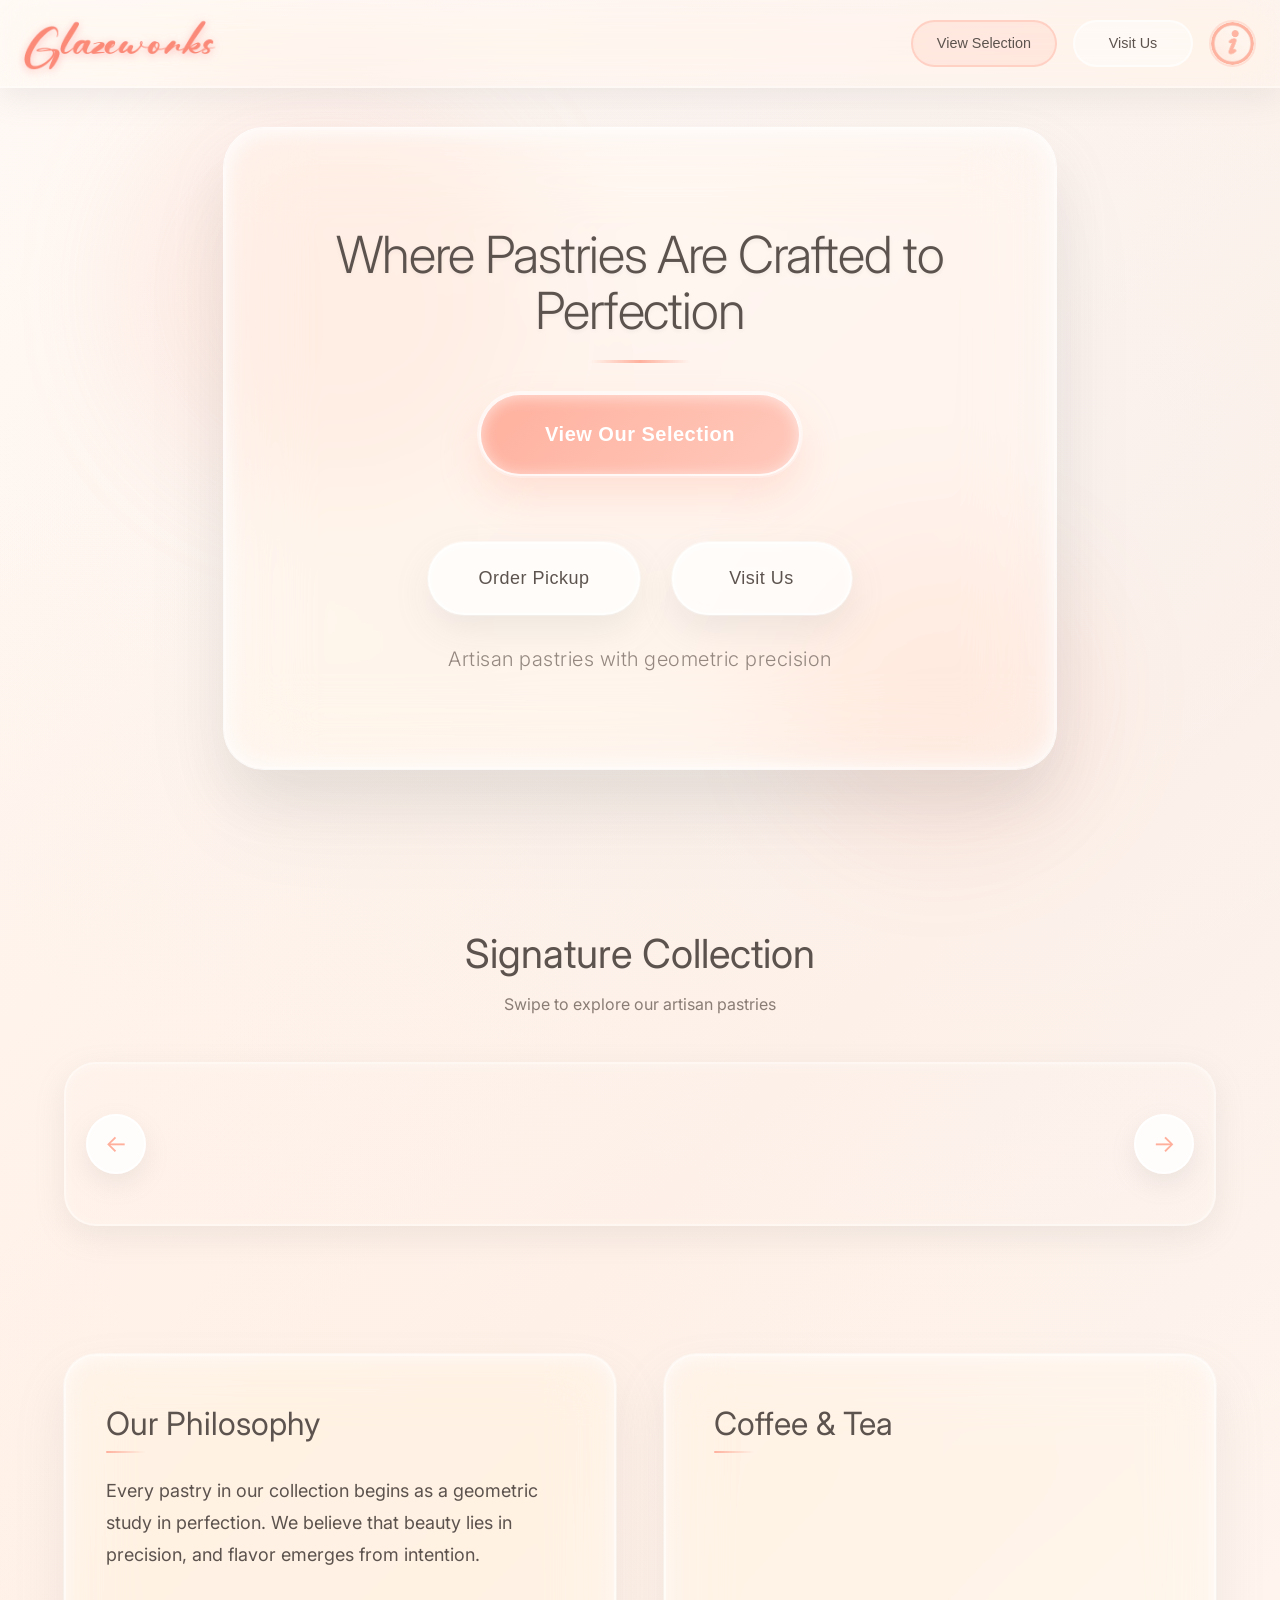
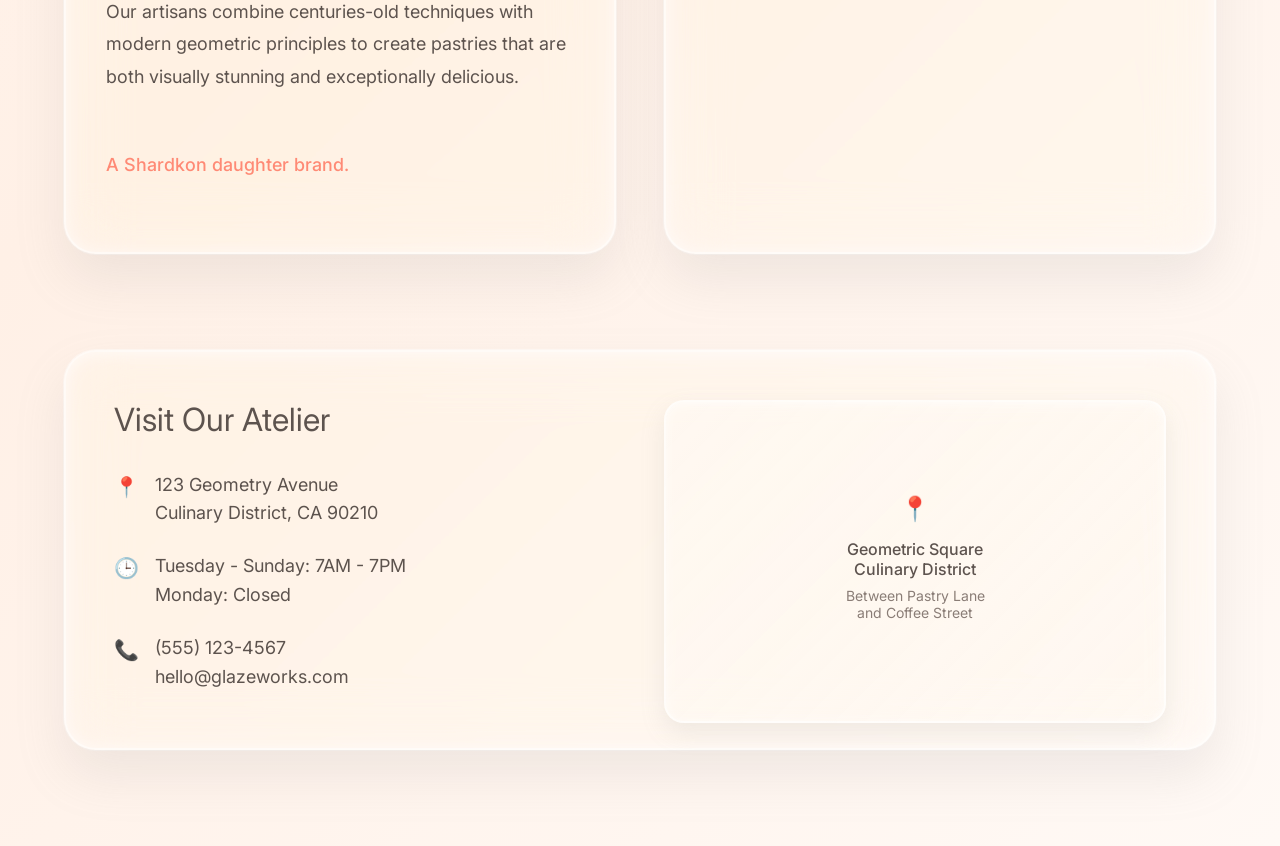
<file: index.html>
<!DOCTYPE html>
<html lang="en">
<head>
    <meta charset="UTF-8">
    <meta name="viewport" content="width=device-width, initial-scale=1.0">
    <title>Glazeworks | Pastry Perfection</title>
    <link rel="stylesheet" href="style.css">
    <link rel="preconnect" href="https://fonts.googleapis.com">
    <link rel="preconnect" href="https://fonts.gstatic.com" crossorigin>
    <link href="https://fonts.googleapis.com/css2?family=Inter:wght@300;400;500;600&display=swap" rel="stylesheet">
    <style>body { opacity: 0; }</style>
    <!-- Add this to your <head> in ALL HTML files -->
    <link rel="icon" type="image/png" href="bar logo.png">
</head>
<body>
    <!-- HEADER -->
    <header class="main-header">
        <div class="header-content">
            <!-- To this: -->
            <div class="logo">
                <a href="index.html" class="logo-link">
                    <img src="Glazeworks Logo-transparent.png" 
                        alt="Glazeworks" 
                        class="logo-image">
                </a>
            </div>
            <nav class="header-nav">
                <!-- <a href="index.html" class="nav-link active">Home</a> -->
                <!-- <a href="products.html" class="nav-link">Products</a> -->
                <!-- <a href="about.html" class="nav-link">About</a> -->
                <!-- <a href="contact.html" class="nav-link">Contact</a> -->
            </nav>
            <div class="header-buttons">
                <button class="header-btn secondary" onclick="window.location.href='products.html'">View Selection</button>
                <button class="header-btn" onclick="window.location.href='contact.html'">Visit Us</button>
                <!-- Add this about icon button -->
                <!-- About Image Icon -->
                <button class="header-btn about-image" onclick="window.location.href='about.html'" title="About Glazeworks">
                    <div class="image-icon">
                        <img src="about icon.png" 
                        alt="About Glazeworks" class="icon-img">
                    <div class="image-overlay"></div>
                    </div>
                </button>
            </div>
        </div>
    </header>
    
    <!-- HERO SECTION -->
    <section class="hero">
        <!-- MAIN FROSTED GLASS CARD -->
        <div class="main-glass-card">
            <h1 class="tagline">Where Pastries Are Crafted to Perfection</h1>
            
            <!-- BUTTONS - VIEW OUR SELECTION CENTERED ALONE -->
            <div class="button-group-center">
                <button class="glass-button-primary" onclick="window.location.href='products.html'">View Our Selection</button>
                <div class="button-pair">
                    <button class="glass-button" onclick="window.location.href='contact.html'">Order Pickup</button>
                    <button class="glass-button" onclick="window.location.href='contact.html'">Visit Us</button>
                </div>
            </div>
            
            <p class="subtagline">Artisan pastries with geometric precision</p>
        </div>
    </section>
    
    <!-- SIGNATURE COLLECTION - HORIZONTAL SCROLL -->
    <section class="signature-section">
        <div class="section-header">
            <h2>Signature Collection</h2>
            <p style="color: var(--text-light);">Swipe to explore our artisan pastries</p>
        </div>
        
        <div class="horizontal-scroll-container">
            <div class="scroll-arrow left">←</div>
            <div class="horizontal-scroll">
                <!-- Dynamic content will be loaded here -->
            </div>
            <div class="scroll-arrow right">→</div>
        </div>
    </section>
    
    <!-- TWO COLUMN LAYOUT -->
    <section class="two-column-layout">
        <!-- LEFT COLUMN - OUR PHILOSOPHY -->
        <div class="frosted-card">
            <h2>Our Philosophy</h2>
            <div class="about-text">
                Every pastry in our collection begins as a geometric study in perfection. 
                We believe that beauty lies in precision, and flavor emerges from intention.
            </div>
            <div class="about-text">
                Our artisans combine centuries-old techniques with modern geometric principles 
                to create pastries that are both visually stunning and exceptionally delicious.
            </div>
            <div class="about-text" style="margin-top: 2rem;">
                <em>A Shardkon daughter brand.</em>
            </div>
            <div class="geometric-accent"></div>
        </div>
        
        <!-- RIGHT COLUMN - COFFEE & TEA (WIDER) -->
        <div class="frosted-card coffee-card">
            <h2>Coffee & Tea</h2>
            <div class="scrollable-menu">
                <div class="menu-items">
                    <!-- Dynamic content will be loaded here -->
                </div>
            </div>
        </div>
    </section>
    
    <!-- VISIT SECTION - BOTTOM -->
    <section class="visit-section">
        <div class="visit-card">
            <div class="visit-info">
                <h2>Visit Our Atelier</h2>
                <div class="visit-details">
                    <p>
                        <span style="font-size: 1.25rem; color: var(--peach-pink);">📍</span>
                        123 Geometry Avenue<br>
                        Culinary District, CA 90210
                    </p>
                    <p>
                        <span style="font-size: 1.25rem; color: var(--peach-pink);">🕒</span>
                        Tuesday - Sunday: 7AM - 7PM<br>
                        Monday: Closed
                    </p>
                    <p>
                        <span style="font-size: 1.25rem; color: var(--peach-pink);">📞</span>
                        (555) 123-4567<br>
                        hello@glazeworks.com
                    </p>
                </div>
            </div>
            <div class="map-container">
                <div class="map-placeholder">
                    <p style="font-size: 1.5rem; margin-bottom: 1rem; color: var(--peach-pink);">📍</p>
                    <p style="font-weight: 500; color: var(--text-dark); margin-bottom: 0.5rem;">
                        Geometric Square<br>
                        Culinary District
                    </p>
                    <p style="color: var(--text-light); font-size: 0.875rem;">
                        Between Pastry Lane<br>
                        and Coffee Street
                    </p>
                </div>
            </div>
        </div>
    </section>
    
    <script src="script.js"></script>
    <script>
        window.addEventListener('load', () => {
            setTimeout(() => {
                document.body.style.opacity = '1';
            }, 100);
        });

        // Load menu from your API
        async function loadLiveMenu() {
            try {
                const response = await fetch('http://localhost:5000/api/menu-items');
                const items = await response.json();
                
                // Separate pastries and drinks
                const pastries = items.filter(item => item.type === 'pastry');
                const drinks = items.filter(item => item.type === 'drink');
                
                // Update signature collection on homepage
                const scrollContainer = document.querySelector('.horizontal-scroll');
                if (scrollContainer) {
                    scrollContainer.innerHTML = pastries.map(pastry => `
                        <div class="scroll-item">
                            <div class="image-container">
                                <img src="${pastry.image}" alt="${pastry.name}">
                            </div>
                            <h3>${pastry.name}</h3>
                            <p>${pastry.description}</p>
                        </div>
                    `).join('');
                }
                
                // Update drinks menu
                const menuItems = document.querySelector('.menu-items');
                if (menuItems) {
                    menuItems.innerHTML = drinks.map(drink => `
                        <div class="menu-item">
                            <span class="item-name">${drink.name}</span>
                            <span class="item-price">${drink.price}</span>
                        </div>
                    `).join('');
                }
                
            } catch (error) {
                console.log('Using fallback data (API not available)');
                // Fallback to hardcoded data
                loadFallbackData();
            }
        }

        // Fallback data function
        function loadFallbackData() {
            const scrollContainer = document.querySelector('.horizontal-scroll');
            if (scrollContainer && scrollContainer.innerHTML === '') {
                scrollContainer.innerHTML = `
                    <div class="scroll-item">
                        <div class="image-container">
                            <img src="https://www.corriecooks.com/wp-content/uploads/2025/04/Honey-Butter-Croissants-500x500.jpg" 
                                 alt="Honey Butter Croissant">
                        </div>
                        <h3>Honey Butter Croissant</h3>
                        <p>27 delicate layers of French butter</p>
                    </div>
                    <div class="scroll-item">
                        <div class="image-container">
                            <img src="https://images.unsplash.com/photo-1563729784474-d77dbb933a9e?w=400&h=400&fit=crop&q=90" 
                                 alt="Vanilla Bean Éclair">
                        </div>
                        <h3>Vanilla Bean Éclair</h3>
                        <p>Madagascar vanilla pastry cream</p>
                    </div>
                    <div class="scroll-item">
                        <div class="image-container">
                            <img src="https://www.sweetandsavorybyshinee.com/wp-content/uploads/2022/08/Raspberry-Macarons-1-1024x1536.jpg" 
                                 alt="Raspberry Macaron">
                        </div>
                        <h3>Raspberry Macaron</h3>
                        <p>Fresh berry filling, almond shell</p>
                    </div>
                    <div class="scroll-item">
                        <div class="image-container">
                            <img src="https://zestfulkitchen.com/wp-content/uploads/2020/03/classic-lemon-tart-_-for-web-_-cover-736x809.jpg" 
                                 alt="Lemon Tart">
                        </div>
                        <h3>Lemon Tart</h3>
                        <p>Zesty citrus cream, buttery crust</p>
                    </div>
                    <div class="scroll-item">
                        <div class="image-container">
                            <img src="https://images.unsplash.com/photo-1541783245831-57d6fb0926d3?w=400&h=400&fit=crop&q=90" 
                                 alt="Chocolate Twist">
                        </div>
                        <h3>Chocolate Twist</h3>
                        <p>Dark chocolate spiral, sea salt</p>
                    </div>
                    <div class="scroll-item">
                        <div class="image-container">
                            <img src="https://images.unsplash.com/photo-1565958011703-44f9829ba187?w=400&h=400&fit=crop&q=90" 
                                 alt="Almond Brioche">
                        </div>
                        <h3>Almond Brioche</h3>
                        <p>Toasted almond, orange blossom</p>
                    </div>
                    <div class="scroll-item">
                        <div class="image-container">
                            <img src="https://images.unsplash.com/photo-1488477304112-4944851de03d?w=400&h=400&fit=crop&q=90" 
                                 alt="Pain au Chocolat">
                        </div>
                        <h3>Pain au Chocolat</h3>
                        <p>Double chocolate batons</p>
                    </div>
                    <div class="scroll-item">
                        <div class="image-container">
                            <img src="https://images.unsplash.com/photo-1535141192574-5d4897c12636?w=400&h=400&fit=crop&q=90" 
                                 alt="Matcha Roll">
                        </div>
                        <h3>Matcha Roll</h3>
                        <p>Ceremonial matcha, red bean</p>
                    </div>
                `;
            }

            const menuItems = document.querySelector('.menu-items');
            if (menuItems && menuItems.innerHTML === '') {
                menuItems.innerHTML = `
                    <div class="menu-item">
                        <span class="item-name">Espresso</span>
                        <span class="item-price">$3.50</span>
                    </div>
                    <div class="menu-item">
                        <span class="item-name">Pour Over</span>
                        <span class="item-price">$4.50</span>
                    </div>
                    <div class="menu-item">
                        <span class="item-name">Cappuccino</span>
                        <span class="item-price">$4.25</span>
                    </div>
                    <div class="menu-item">
                        <span class="item-name">Latte</span>
                        <span class="item-price">$4.75</span>
                    </div>
                    <div class="menu-item">
                        <span class="item-name">Matcha Latte</span>
                        <span class="item-price">$5.25</span>
                    </div>
                    <div class="menu-item">
                        <span class="item-name">Chai Tea</span>
                        <span class="item-price">$4.75</span>
                    </div>
                    <div class="menu-item">
                        <span class="item-name">Cold Brew</span>
                        <span class="item-price">$5.50</span>
                    </div>
                    <div class="menu-item">
                        <span class="item-name">Herbal Infusion</span>
                        <span class="item-price">$4.00</span>
                    </div>
                    <div class="menu-item">
                        <span class="item-name">Hot Chocolate</span>
                        <span class="item-price">$4.50</span>
                    </div>
                    <div class="menu-item">
                        <span class="item-name">Turkish Coffee</span>
                        <span class="item-price">$4.75</span>
                    </div>
                `;
            }
        }

        // Load on page load
        document.addEventListener('DOMContentLoaded', loadLiveMenu);
    </script>
</body>
</html>
</file>
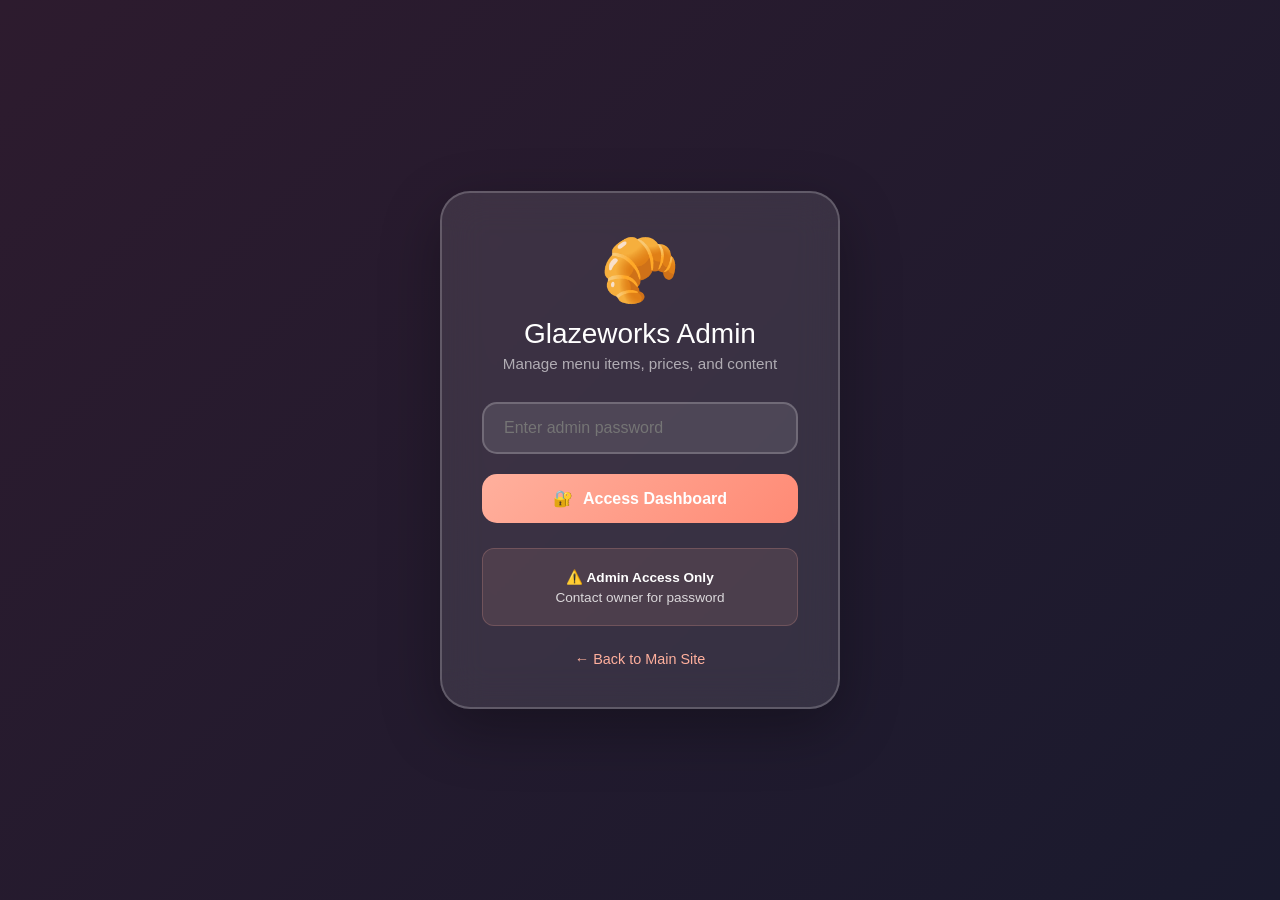
<file: admin/index.html>
<!DOCTYPE html>
<html lang="en">
<head>
    <meta charset="UTF-8">
    <meta name="viewport" content="width=device-width, initial-scale=1.0">
    <title>Glazeworks Admin Login</title>
    <link rel="stylesheet" href="../style.css">
    <style>
        body {
            background: linear-gradient(135deg, #2d1b2e 0%, #1a1a2e 100%);
            min-height: 100vh;
            display: flex;
            align-items: center;
            justify-content: center;
            font-family: 'Inter', sans-serif;
            padding: 20px;
        }
        
        .login-container {
            width: 100%;
            max-width: 400px;
        }
        
        .login-card {
            background: rgba(255, 255, 255, 0.1);
            backdrop-filter: blur(20px);
            border: 2px solid rgba(255, 255, 255, 0.2);
            border-radius: 30px;
            padding: 40px;
            text-align: center;
            box-shadow: 0 20px 60px rgba(0, 0, 0, 0.3);
        }
        
        .logo {
            font-size: 4rem;
            margin-bottom: 10px;
        }
        
        .title {
            color: white;
            font-size: 1.75rem;
            margin-bottom: 5px;
            font-weight: 500;
        }
        
        .subtitle {
            color: rgba(255, 255, 255, 0.6);
            margin-bottom: 30px;
            font-size: 0.95rem;
        }
        
        .input-group {
            margin-bottom: 20px;
        }
        
        input[type="password"] {
            width: 100%;
            padding: 15px 20px;
            border-radius: 15px;
            border: 2px solid rgba(255, 255, 255, 0.2);
            background: rgba(255, 255, 255, 0.1);
            color: white;
            font-size: 1rem;
            transition: all 0.3s ease;
        }
        
        input[type="password"]:focus {
            outline: none;
            border-color: #FFB09D;
            box-shadow: 0 0 0 3px rgba(255, 176, 157, 0.2);
        }
        
        .login-btn {
            width: 100%;
            padding: 15px;
            border-radius: 15px;
            border: none;
            background: linear-gradient(135deg, #FFB09D, #FF8A75);
            color: white;
            font-size: 1rem;
            font-weight: 600;
            cursor: pointer;
            transition: all 0.3s ease;
            display: flex;
            align-items: center;
            justify-content: center;
            gap: 10px;
        }
        
        .login-btn:hover {
            transform: translateY(-2px);
            box-shadow: 0 10px 25px rgba(255, 138, 117, 0.3);
        }
        
        .login-btn:disabled {
            opacity: 0.6;
            cursor: not-allowed;
            transform: none;
        }
        
        .note {
            margin-top: 25px;
            padding: 15px;
            background: rgba(255, 176, 157, 0.1);
            border-radius: 12px;
            border: 1px solid rgba(255, 176, 157, 0.2);
        }
        
        .note p {
            color: rgba(255, 255, 255, 0.8);
            margin: 5px 0;
            font-size: 0.85rem;
        }
        
        .note strong {
            color: white;
        }
        
        .back-link {
            display: block;
            margin-top: 25px;
            color: #FFB09D;
            text-decoration: none;
            font-size: 0.9rem;
            transition: color 0.3s ease;
        }
        
        .back-link:hover {
            color: white;
            text-decoration: underline;
        }
        
        .error {
            color: #ff6b6b;
            margin-top: 10px;
            font-size: 0.9rem;
            display: none;
        }
    </style>
</head>
<body>
    <div class="login-container">
        <div class="login-card">
            <div class="logo">🥐</div>
            <h1 class="title">Glazeworks Admin</h1>
            <p class="subtitle">Manage menu items, prices, and content</p>
            
            <form id="loginForm">
                <div class="input-group">
                    <input type="password" 
                           id="password" 
                           placeholder="Enter admin password" 
                           required>
                </div>
                
                <button type="submit" class="login-btn" id="loginButton">
                    <span>🔐</span>
                    <span>Access Dashboard</span>
                </button>
                
                <div class="error" id="errorMessage"></div>
                
                <div class="note">
                    <p><strong>⚠️ Admin Access Only</strong></p>
                    <p>Contact owner for password</p>
                </div>
                
                <a href="../index.html" class="back-link">← Back to Main Site</a>
            </form>
        </div>
    </div>
    
    <script>
        const form = document.getElementById('loginForm');
        const passwordInput = document.getElementById('password');
        const loginButton = document.getElementById('loginButton');
        const errorMessage = document.getElementById('errorMessage');
        
        form.addEventListener('submit', async function(e) {
            e.preventDefault();
            
            const password = passwordInput.value.trim();
            
            // Show loading state
            loginButton.innerHTML = '<span>⏳</span><span>Checking...</span>';
            loginButton.disabled = true;
            errorMessage.style.display = 'none';
            
            try {
                const response = await fetch('http://localhost:5000/api/admin/login', {
                    method: 'POST',
                    headers: { 'Content-Type': 'application/json' },
                    body: JSON.stringify({ password: password })
                });
                
                const data = await response.json();
                
                if (data.success) {
                    // Store token and redirect
                    localStorage.setItem('adminToken', data.token);
                    window.location.href = 'dashboard.html';
                } else {
                    throw new Error(data.message || 'Invalid password');
                }
            } catch (error) {
                // Show error
                errorMessage.textContent = '❌ ' + error.message;
                errorMessage.style.display = 'block';
                
                // Reset button
                loginButton.innerHTML = '<span>🔐</span><span>Access Dashboard</span>';
                loginButton.disabled = false;
                passwordInput.value = '';
                passwordInput.focus();
            }
        });
        
        // Check if already logged in
        if (localStorage.getItem('adminToken')) {
            window.location.href = 'dashboard.html';
        }
    </script>
</body>
</html>
</file>
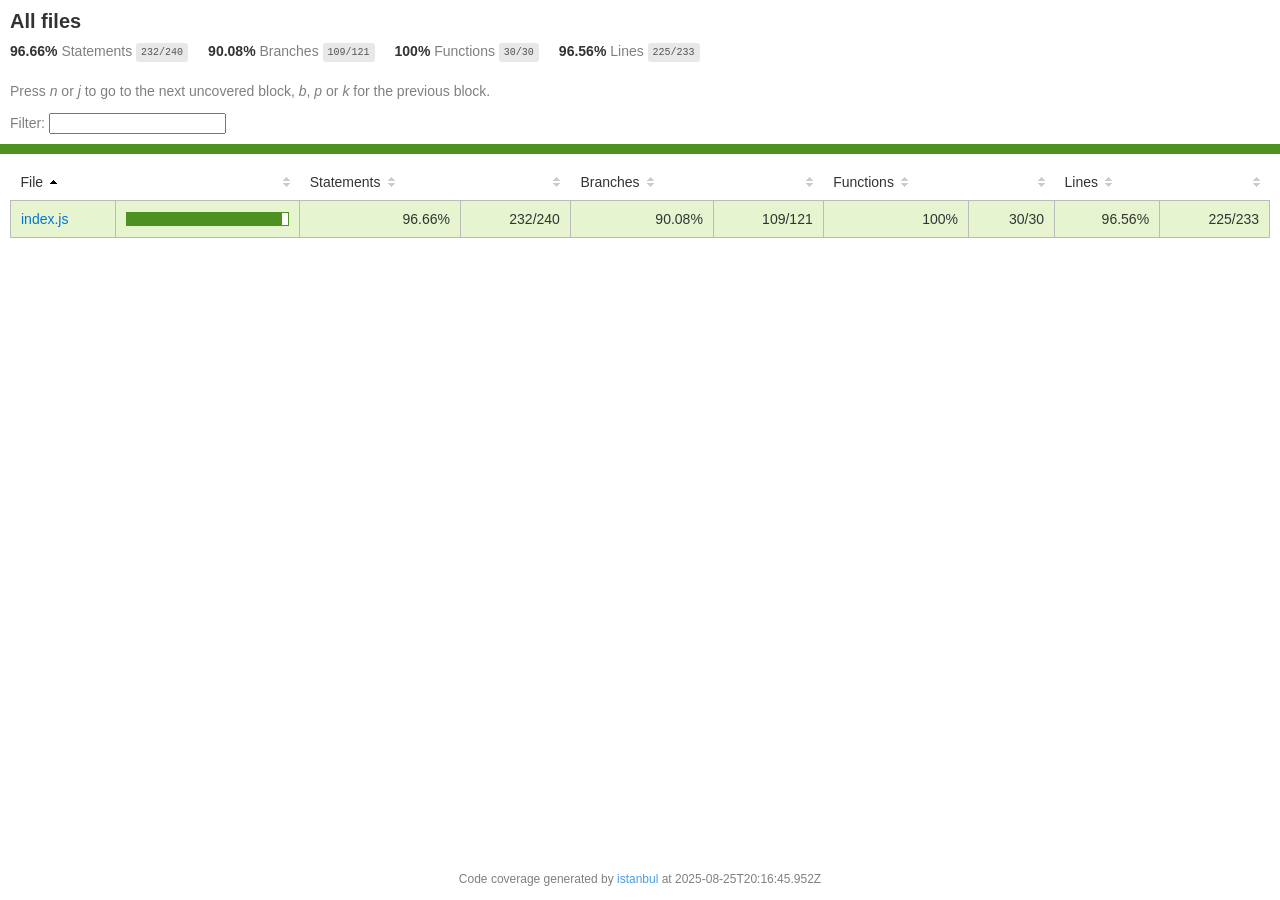
<file: server/node_modules/kareem/coverage/lcov-report/index.html>
<!doctype html>
<html lang="en">

<head>
    <title>Code coverage report for All files</title>
    <meta charset="utf-8" />
    <link rel="stylesheet" href="prettify.css" />
    <link rel="stylesheet" href="base.css" />
    <link rel="shortcut icon" type="image/x-icon" href="favicon.png" />
    <meta name="viewport" content="width=device-width, initial-scale=1" />
    <style type='text/css'>
        .coverage-summary .sorter {
            background-image: url(sort-arrow-sprite.png);
        }
    </style>
</head>
    
<body>
<div class='wrapper'>
    <div class='pad1'>
        <h1>All files</h1>
        <div class='clearfix'>
            
            <div class='fl pad1y space-right2'>
                <span class="strong">96.66% </span>
                <span class="quiet">Statements</span>
                <span class='fraction'>232/240</span>
            </div>
        
            
            <div class='fl pad1y space-right2'>
                <span class="strong">90.08% </span>
                <span class="quiet">Branches</span>
                <span class='fraction'>109/121</span>
            </div>
        
            
            <div class='fl pad1y space-right2'>
                <span class="strong">100% </span>
                <span class="quiet">Functions</span>
                <span class='fraction'>30/30</span>
            </div>
        
            
            <div class='fl pad1y space-right2'>
                <span class="strong">96.56% </span>
                <span class="quiet">Lines</span>
                <span class='fraction'>225/233</span>
            </div>
        
            
        </div>
        <p class="quiet">
            Press <em>n</em> or <em>j</em> to go to the next uncovered block, <em>b</em>, <em>p</em> or <em>k</em> for the previous block.
        </p>
        <template id="filterTemplate">
            <div class="quiet">
                Filter:
                <input type="search" id="fileSearch">
            </div>
        </template>
    </div>
    <div class='status-line high'></div>
    <div class="pad1">
<table class="coverage-summary">
<thead>
<tr>
   <th data-col="file" data-fmt="html" data-html="true" class="file">File</th>
   <th data-col="pic" data-type="number" data-fmt="html" data-html="true" class="pic"></th>
   <th data-col="statements" data-type="number" data-fmt="pct" class="pct">Statements</th>
   <th data-col="statements_raw" data-type="number" data-fmt="html" class="abs"></th>
   <th data-col="branches" data-type="number" data-fmt="pct" class="pct">Branches</th>
   <th data-col="branches_raw" data-type="number" data-fmt="html" class="abs"></th>
   <th data-col="functions" data-type="number" data-fmt="pct" class="pct">Functions</th>
   <th data-col="functions_raw" data-type="number" data-fmt="html" class="abs"></th>
   <th data-col="lines" data-type="number" data-fmt="pct" class="pct">Lines</th>
   <th data-col="lines_raw" data-type="number" data-fmt="html" class="abs"></th>
</tr>
</thead>
<tbody><tr>
	<td class="file high" data-value="index.js"><a href="index.js.html">index.js</a></td>
	<td data-value="96.66" class="pic high">
	<div class="chart"><div class="cover-fill" style="width: 96%"></div><div class="cover-empty" style="width: 4%"></div></div>
	</td>
	<td data-value="96.66" class="pct high">96.66%</td>
	<td data-value="240" class="abs high">232/240</td>
	<td data-value="90.08" class="pct high">90.08%</td>
	<td data-value="121" class="abs high">109/121</td>
	<td data-value="100" class="pct high">100%</td>
	<td data-value="30" class="abs high">30/30</td>
	<td data-value="96.56" class="pct high">96.56%</td>
	<td data-value="233" class="abs high">225/233</td>
	</tr>

</tbody>
</table>
</div>
                <div class='push'></div><!-- for sticky footer -->
            </div><!-- /wrapper -->
            <div class='footer quiet pad2 space-top1 center small'>
                Code coverage generated by
                <a href="https://istanbul.js.org/" target="_blank" rel="noopener noreferrer">istanbul</a>
                at 2025-08-25T20:16:45.952Z
            </div>
        <script src="prettify.js"></script>
        <script>
            window.onload = function () {
                prettyPrint();
            };
        </script>
        <script src="sorter.js"></script>
        <script src="block-navigation.js"></script>
    </body>
</html>
</file>
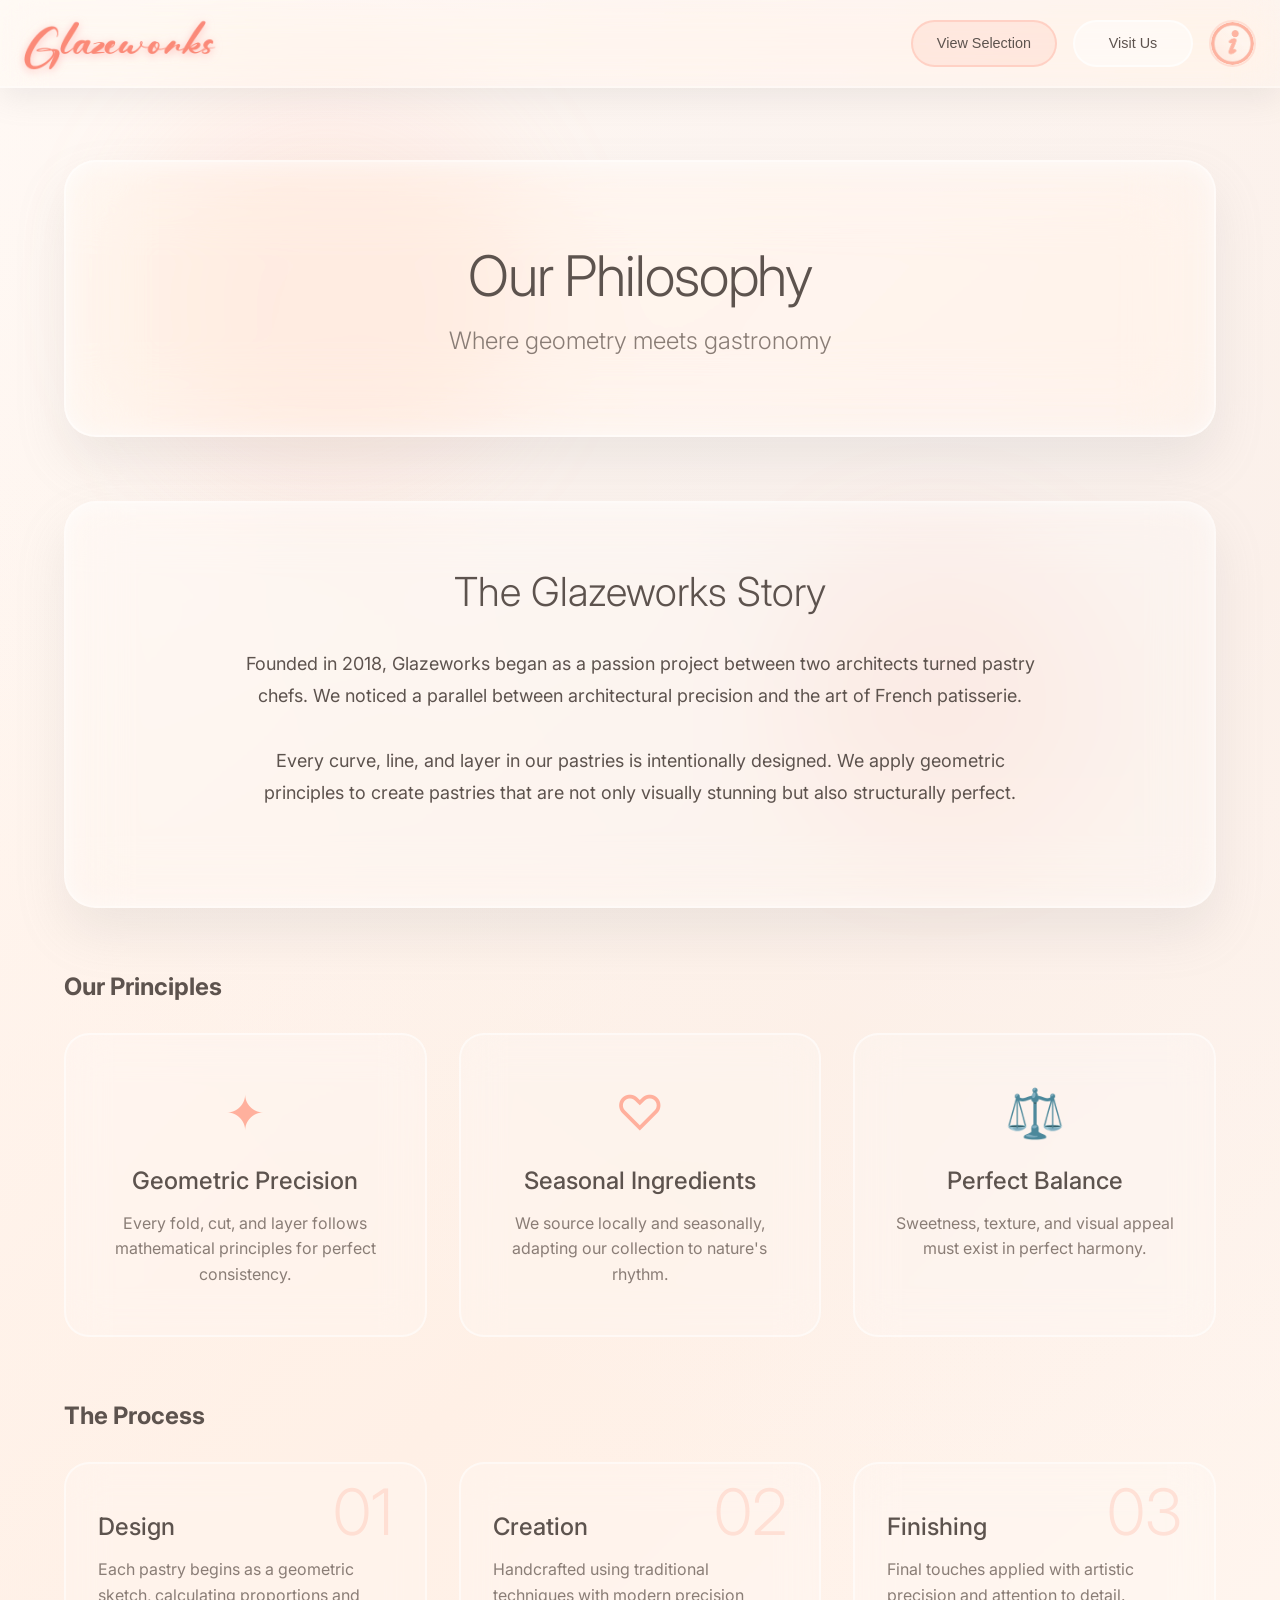
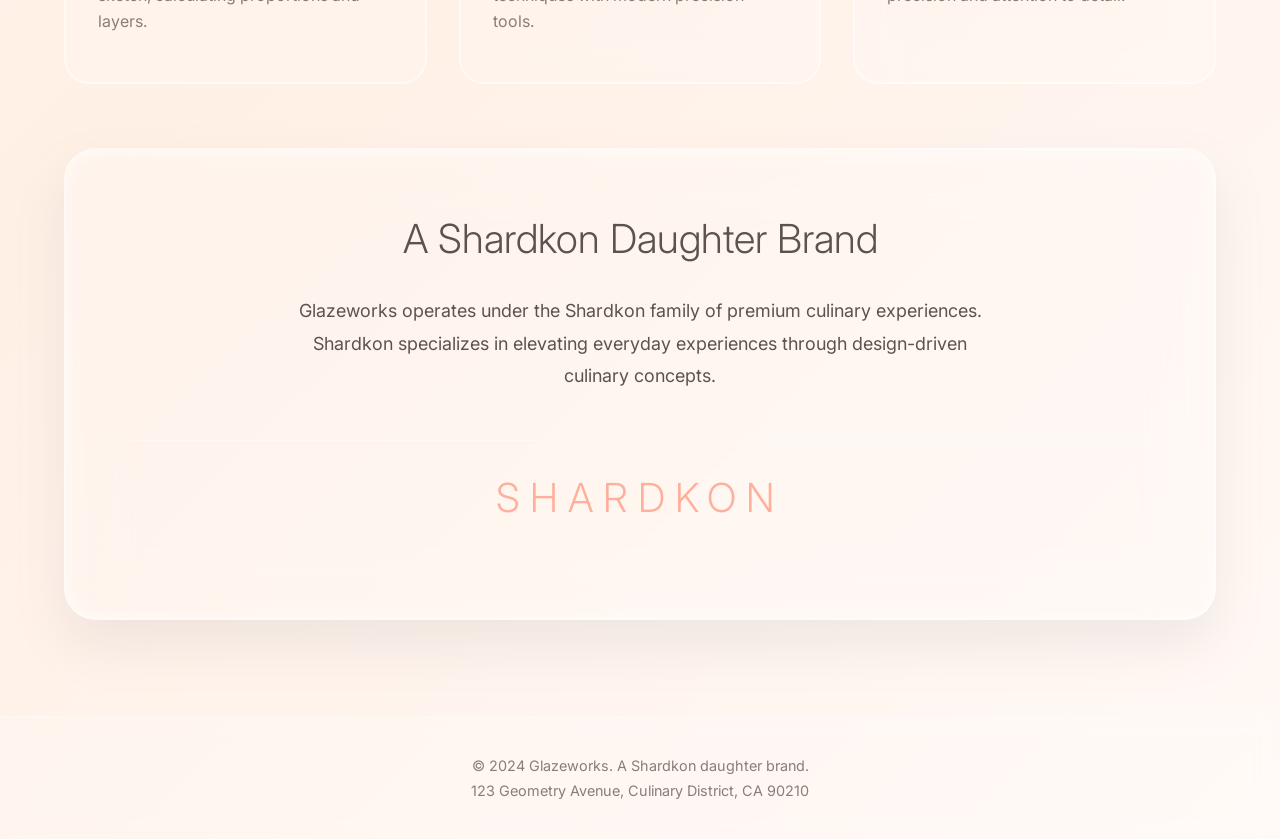
<file: about.html>
<!DOCTYPE html>
<html lang="en">
<head>
    <meta charset="UTF-8">
    <meta name="viewport" content="width=device-width, initial-scale=1.0">
    <title>Glazeworks | About</title>
    <link rel="stylesheet" href="style.css">
    <link rel="stylesheet" href="about-style.css">
    <link rel="preconnect" href="https://fonts.googleapis.com">
    <link rel="preconnect" href="https://fonts.gstatic.com" crossorigin>
    <link href="https://fonts.googleapis.com/css2?family=Inter:wght@300;400;500;600&display=swap" rel="stylesheet">
    <style>body { opacity: 0; }</style>
    <link rel="icon" type="image/png" href="bar logo.png">
</head>
<body>
    <!-- HEADER -->
    <header class="main-header">
        <div class="header-content">
            <!-- To this: -->
            <div class="logo">
                <a href="index.html" class="logo-link">
                    <img src="Glazeworks Logo-transparent.png" 
                        alt="Glazeworks" 
                        class="logo-image">
                </a>
            </div>
            <nav class="header-nav">
                <!-- <a href="index.html" class="nav-link active">Home</a> -->
                <!-- <a href="products.html" class="nav-link">Products</a> -->
                <!-- <a href="about.html" class="nav-link">About</a> -->
                <!-- <a href="contact.html" class="nav-link">Contact</a> -->
            </nav>
            <div class="header-buttons">
                <button class="header-btn secondary" onclick="window.location.href='products.html'">View Selection</button>
                <button class="header-btn" onclick="window.location.href='contact.html'">Visit Us</button>
                <!-- Add this about icon button -->
                <!-- About Image Icon -->
                <button class="header-btn about-image" onclick="window.location.href='about.html'" title="About Glazeworks">
                    <div class="image-icon">
                        <img src="about icon.png" 
                        alt="About Glazeworks" class="icon-img">
                    <div class="image-overlay"></div>
                    </div>
                </button>
            </div>
        </div>
    </header>
    
    <!-- ABOUT HERO -->
    <section class="about-hero">
        <div class="about-hero-card">
            <h1>Our Philosophy</h1>
            <p class="hero-subtitle">Where geometry meets gastronomy</p>
        </div>
    </section>
    
    <!-- ABOUT CONTENT -->
    <section class="about-content">
        <div class="about-container">
            <div class="about-story">
                <h2>The Glazeworks Story</h2>
                <div class="story-text">
                    <p>Founded in 2018, Glazeworks began as a passion project between two architects turned pastry chefs. We noticed a parallel between architectural precision and the art of French patisserie.</p>
                    <p>Every curve, line, and layer in our pastries is intentionally designed. We apply geometric principles to create pastries that are not only visually stunning but also structurally perfect.</p>
                </div>
            </div>
            
            <div class="about-principles">
                <h2>Our Principles</h2>
                <div class="principles-grid">
                    <div class="principle-card">
                        <div class="principle-icon">✦</div>
                        <h3>Geometric Precision</h3>
                        <p>Every fold, cut, and layer follows mathematical principles for perfect consistency.</p>
                    </div>
                    <div class="principle-card">
                        <div class="principle-icon">♡</div>
                        <h3>Seasonal Ingredients</h3>
                        <p>We source locally and seasonally, adapting our collection to nature's rhythm.</p>
                    </div>
                    <div class="principle-card">
                        <div class="principle-icon">⚖️</div>
                        <h3>Perfect Balance</h3>
                        <p>Sweetness, texture, and visual appeal must exist in perfect harmony.</p>
                    </div>
                </div>
            </div>
            
            <div class="about-process">
                <h2>The Process</h2>
                <div class="process-steps">
                    <div class="process-step">
                        <div class="step-number">01</div>
                        <h3>Design</h3>
                        <p>Each pastry begins as a geometric sketch, calculating proportions and layers.</p>
                    </div>
                    <div class="process-step">
                        <div class="step-number">02</div>
                        <h3>Creation</h3>
                        <p>Handcrafted using traditional techniques with modern precision tools.</p>
                    </div>
                    <div class="process-step">
                        <div class="step-number">03</div>
                        <h3>Finishing</h3>
                        <p>Final touches applied with artistic precision and attention to detail.</p>
                    </div>
                </div>
            </div>
            
            <div class="about-shardkon">
                <div class="shardkon-card">
                    <h2>A Shardkon Daughter Brand</h2>
                    <p>Glazeworks operates under the Shardkon family of premium culinary experiences. Shardkon specializes in elevating everyday experiences through design-driven culinary concepts.</p>
                    <div class="shardkon-logo">SHARDKON</div>
                </div>
            </div>
        </div>
    </section>
    
    <!-- FOOTER -->
    <footer class="main-footer">
        <p>© 2024 Glazeworks. A Shardkon daughter brand.</p>
        <p>123 Geometry Avenue, Culinary District, CA 90210</p>
    </footer>
    
    <script src="script.js"></script>
    <script>
        window.addEventListener('load', () => {
            setTimeout(() => {
                document.body.style.opacity = '1';
            }, 100);
        });
    </script>
</body>
</html>
</file>
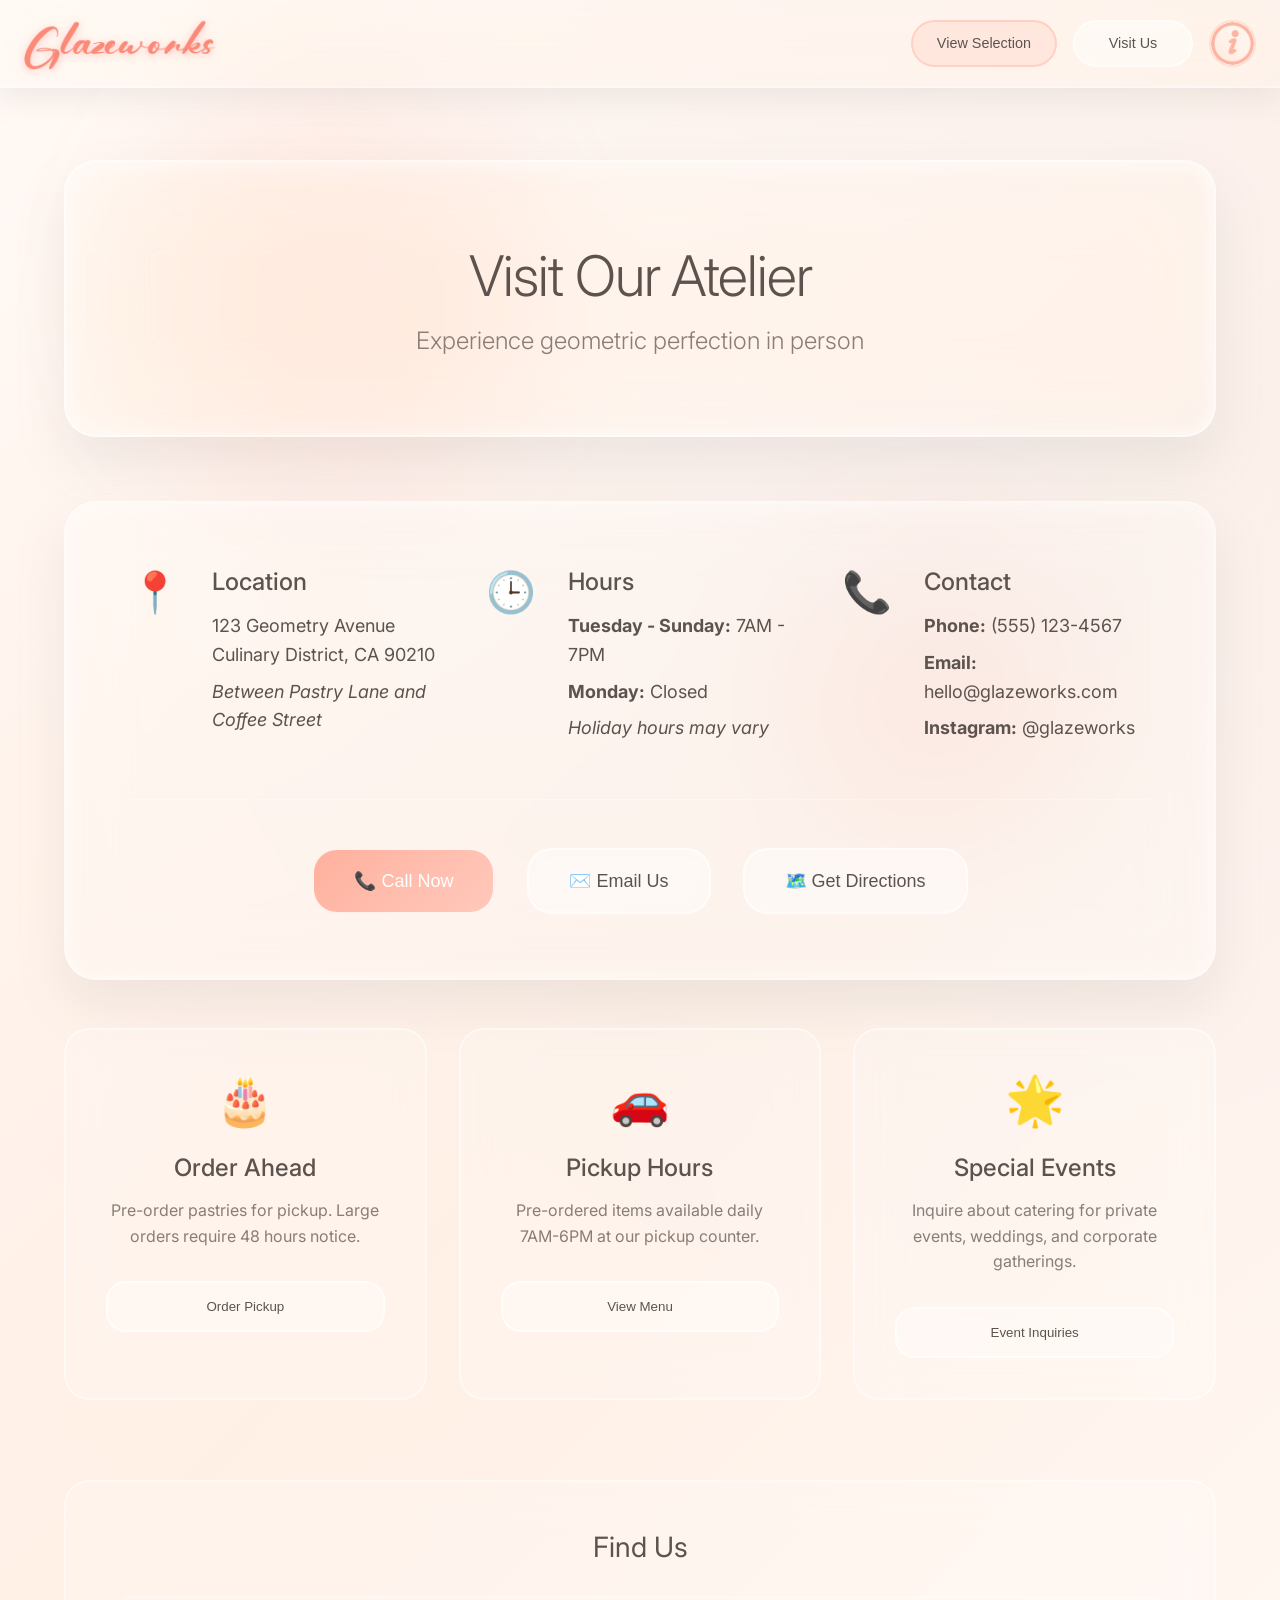
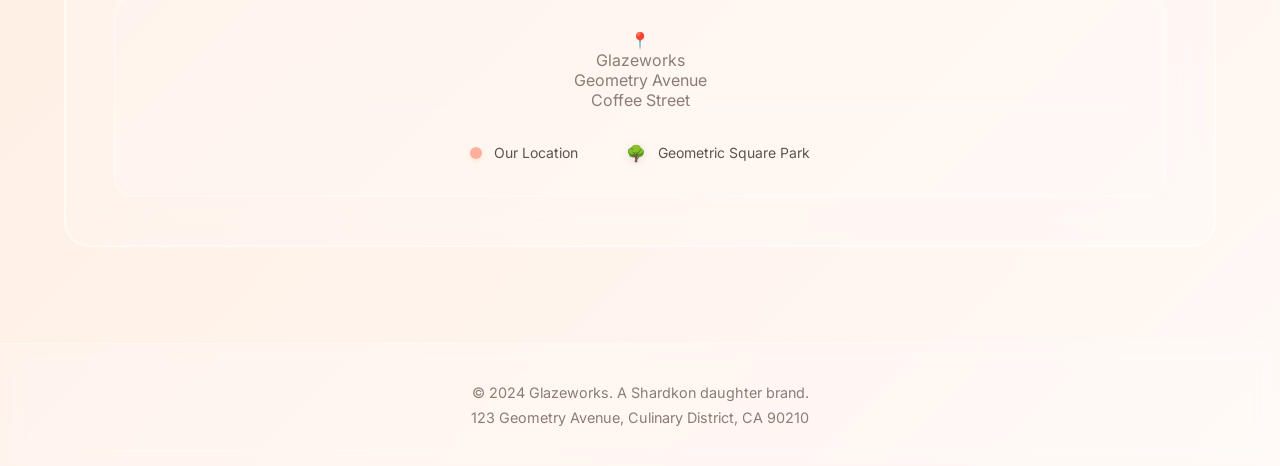
<file: contact.html>
<!DOCTYPE html>
<html lang="en">
<head>
    <meta charset="UTF-8">
    <meta name="viewport" content="width=device-width, initial-scale=1.0">
    <title>Glazeworks | Contact</title>
    <link rel="stylesheet" href="style.css">
    <link rel="stylesheet" href="contact-style.css">
    <link rel="preconnect" href="https://fonts.googleapis.com">
    <link rel="preconnect" href="https://fonts.gstatic.com" crossorigin>
    <link href="https://fonts.googleapis.com/css2?family=Inter:wght@300;400;500;600&display=swap" rel="stylesheet">
    <style>body { opacity: 0; }</style>
    <link rel="icon" type="image/png" href="bar logo.png">
</head>
<body>
    <!-- HEADER -->
    <header class="main-header">
        <div class="header-content">
            <!-- To this: -->
            <div class="logo">
                <a href="index.html" class="logo-link">
                    <img src="Glazeworks Logo-transparent.png" 
                        alt="Glazeworks" 
                        class="logo-image">
                </a>
            </div>
            <nav class="header-nav">
                <!-- <a href="index.html" class="nav-link active">Home</a> -->
                <!-- <a href="products.html" class="nav-link">Products</a> -->
                <!-- <a href="about.html" class="nav-link">About</a> -->
                <!-- <a href="contact.html" class="nav-link">Contact</a> -->
            </nav>
            <div class="header-buttons">
                <button class="header-btn secondary" onclick="window.location.href='products.html'">View Selection</button>
                <button class="header-btn" onclick="window.location.href='contact.html'">Visit Us</button>
                <!-- Add this about icon button -->
                <!-- About Image Icon -->
                <button class="header-btn about-image" onclick="window.location.href='about.html'" title="About Glazeworks">
                    <div class="image-icon">
                        <img src="about icon.png" 
                        alt="About Glazeworks" class="icon-img">
                    <div class="image-overlay"></div>
                    </div>
                </button>
            </div>
        </div>
    </header>
    
    <!-- CONTACT HERO -->
    <section class="contact-hero">
        <div class="contact-hero-card">
            <h1>Visit Our Atelier</h1>
            <p class="contact-subtitle">Experience geometric perfection in person</p>
        </div>
    </section>
    
    <!-- CONTACT CONTENT -->
    <section class="contact-content">
        <div class="contact-container">
            <!-- MAIN INFO CARD -->
            <div class="contact-main-card">
                <div class="contact-info">
                    <div class="info-section">
                        <div class="info-icon">📍</div>
                        <div>
                            <h3>Location</h3>
                            <p>123 Geometry Avenue<br>
                            Culinary District, CA 90210</p>
                            <p class="info-note">Between Pastry Lane and Coffee Street</p>
                        </div>
                    </div>
                    
                    <div class="info-section">
                        <div class="info-icon">🕒</div>
                        <div>
                            <h3>Hours</h3>
                            <p><strong>Tuesday - Sunday:</strong> 7AM - 7PM</p>
                            <p><strong>Monday:</strong> Closed</p>
                            <p class="info-note">Holiday hours may vary</p>
                        </div>
                    </div>
                    
                    <div class="info-section">
                        <div class="info-icon">📞</div>
                        <div>
                            <h3>Contact</h3>
                            <p><strong>Phone:</strong> (555) 123-4567</p>
                            <p><strong>Email:</strong> hello@glazeworks.com</p>
                            <p><strong>Instagram:</strong> @glazeworks</p>
                        </div>
                    </div>
                </div>
                
                <div class="contact-actions">
                    <button class="contact-btn primary" onclick="window.location.href='tel:5551234567'">
                        📞 Call Now
                    </button>
                    <button class="contact-btn" onclick="window.location.href='mailto:hello@glazeworks.com'">
                        ✉️ Email Us
                    </button>
                    <button class="contact-btn" onclick="window.open('https://maps.google.com', '_blank')">
                        🗺️ Get Directions
                    </button>
                </div>
            </div>
            
            <!-- ORDERING CARDS -->
            <div class="ordering-cards">
                <div class="order-card">
                    <div class="order-icon">🎂</div>
                    <h3>Order Ahead</h3>
                    <p>Pre-order pastries for pickup. Large orders require 48 hours notice.</p>
                    <button class="order-btn" onclick="window.location.href='tel:5551234567'">
                        Order Pickup
                    </button>
                </div>
                
                <div class="order-card">
                    <div class="order-icon">🚗</div>
                    <h3>Pickup Hours</h3>
                    <p>Pre-ordered items available daily 7AM-6PM at our pickup counter.</p>
                    <button class="order-btn" onclick="window.location.href='products.html'">
                        View Menu
                    </button>
                </div>
                
                <div class="order-card">
                    <div class="order-icon">🌟</div>
                    <h3>Special Events</h3>
                    <p>Inquire about catering for private events, weddings, and corporate gatherings.</p>
                    <button class="order-btn" onclick="window.location.href='mailto:events@glazeworks.com'">
                        Event Inquiries
                    </button>
                </div>
            </div>
            
            <div class="map-section">
    <div class="map-card">
        <h3>Find Us</h3>
        <div class="map-placeholder">
            <!-- Simplified map design -->
            <div class="simple-map">
                <div class="map-grid">
                    <div class="grid-line vertical"></div>
                    <div class="grid-line horizontal"></div>
                    
                    <div class="location-marker">
                        <div class="marker-pin">📍</div>
                        <div class="marker-label">Glazeworks</div>
                    </div>
                    
                    <div class="street-label top">Geometry Avenue</div>
                    <div class="street-label right">Coffee Street</div>
                </div>
            </div>
            
            <div class="map-legend">
                <p><span class="legend-dot"></span> Our Location</p>
                <p><span class="legend-park">🌳</span> Geometric Square Park</p>
            </div>
        </div>
    </div>
</div>
        </div>
    </section>
    
    <!-- FOOTER -->
    <footer class="main-footer">
        <p>© 2024 Glazeworks. A Shardkon daughter brand.</p>
        <p>123 Geometry Avenue, Culinary District, CA 90210</p>
    </footer>
    
    <script src="script.js"></script>
    <script>
        window.addEventListener('load', () => {
            setTimeout(() => {
                document.body.style.opacity = '1';
            }, 100);
        });
    </script>
</body>
</html>
</file>
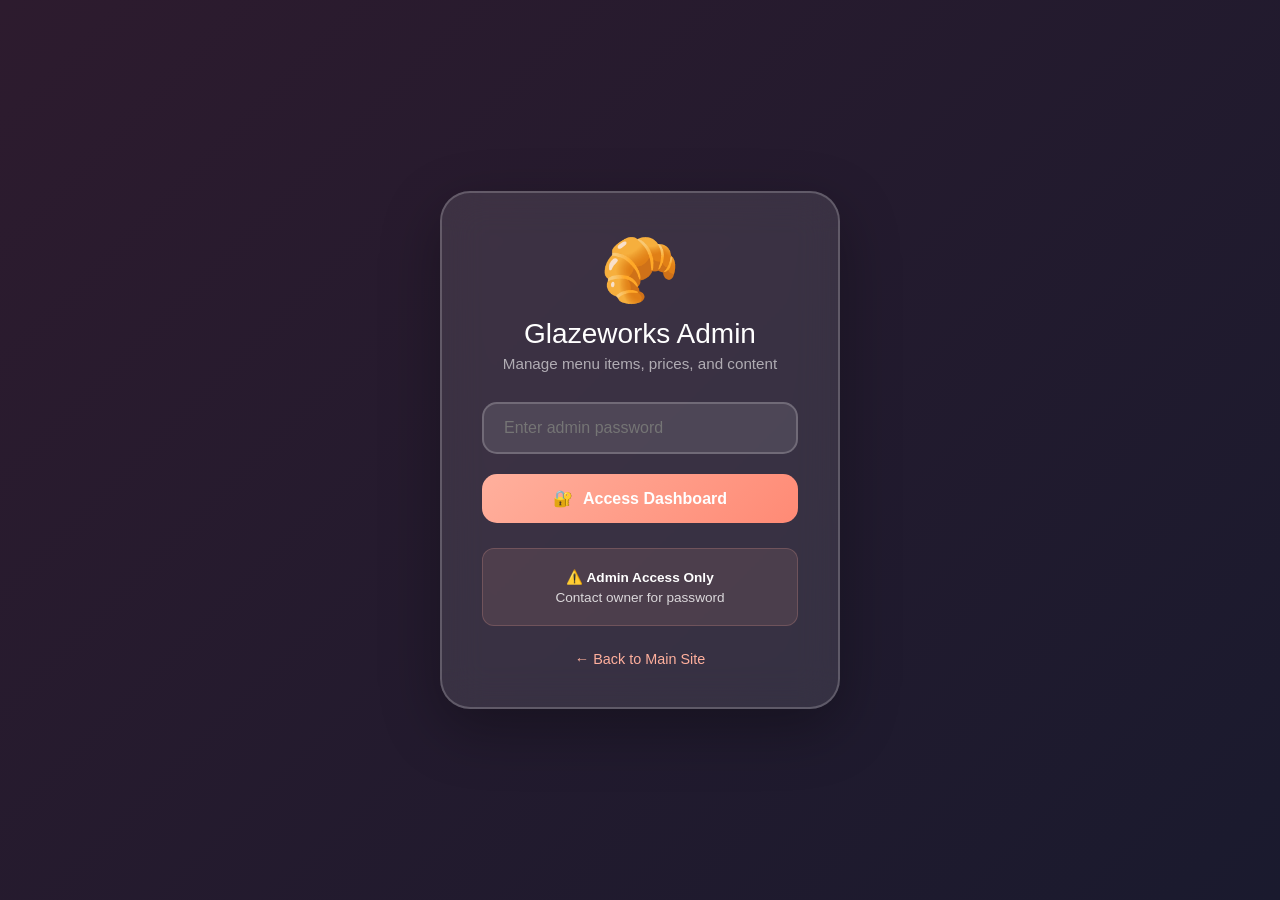
<file: admin/dashboard.html>
<!DOCTYPE html>
<html lang="en">
<head>
    <meta charset="UTF-8">
    <meta name="viewport" content="width=device-width, initial-scale=1.0">
    <title>Glazeworks Admin Dashboard</title>
    <link rel="stylesheet" href="../style.css">
    <style>
        * {
            margin: 0;
            padding: 0;
            box-sizing: border-box;
        }
        
        body {
            font-family: 'Inter', sans-serif;
            background: #FFF9F5;
            color: #5D534E;
            padding-top: 80px;
        }
        
        /* Admin Header */
        .admin-header {
            position: fixed;
            top: 0;
            left: 0;
            width: 100%;
            background: rgba(255, 255, 255, 0.95);
            backdrop-filter: blur(20px);
            border-bottom: 2px solid rgba(255, 255, 255, 0.3);
            padding: 1rem 2rem;
            z-index: 1000;
            box-shadow: 0 5px 20px rgba(0, 0, 0, 0.05);
            display: flex;
            justify-content: space-between;
            align-items: center;
        }
        
        .admin-brand {
            display: flex;
            align-items: center;
            gap: 10px;
        }
        
        .admin-brand h1 {
            font-size: 1.5rem;
            font-weight: 500;
            color: #5D534E;
        }
        
        .admin-actions {
            display: flex;
            gap: 10px;
        }
        
        .admin-btn {
            padding: 8px 16px;
            border-radius: 20px;
            border: 2px solid rgba(255, 176, 157, 0.3);
            background: rgba(255, 255, 255, 0.8);
            color: #5D534E;
            font-weight: 500;
            cursor: pointer;
            transition: all 0.3s ease;
        }
        
        .admin-btn:hover {
            transform: translateY(-2px);
            background: rgba(255, 255, 255, 1);
            box-shadow: 0 5px 15px rgba(0, 0, 0, 0.1);
        }
        
        .admin-btn.logout {
            background: rgba(255, 107, 107, 0.1);
            border-color: rgba(255, 107, 107, 0.3);
            color: #ff6b6b;
        }
        
        /* Dashboard */
        .dashboard-container {
            max-width: 1200px;
            margin: 0 auto;
            padding: 2rem;
        }
        
        .dashboard-header {
            text-align: center;
            margin-bottom: 3rem;
        }
        
        .dashboard-header h1 {
            font-size: 2.5rem;
            font-weight: 300;
            color: #5D534E;
            margin-bottom: 1rem;
        }
        
        .dashboard-header p {
            color: #8A7D76;
            font-size: 1.1rem;
        }
        
        /* Tabs */
        .tabs {
            display: flex;
            justify-content: center;
            gap: 1rem;
            margin-bottom: 3rem;
            border-bottom: 2px solid rgba(255, 176, 157, 0.2);
            padding-bottom: 1rem;
        }
        
        .tab-btn {
            padding: 1rem 2rem;
            border: none;
            background: transparent;
            color: #8A7D76;
            font-size: 1.1rem;
            font-weight: 500;
            cursor: pointer;
            border-radius: 15px;
            transition: all 0.3s ease;
        }
        
        .tab-btn:hover {
            background: rgba(255, 176, 157, 0.1);
            color: #5D534E;
        }
        
        .tab-btn.active {
            background: #FFB09D;
            color: white;
        }
        
        /* Tab Content */
        .tab-content {
            display: none;
            animation: fadeIn 0.5s ease;
        }
        
        .tab-content.active {
            display: block;
        }
        
        @keyframes fadeIn {
            from { opacity: 0; transform: translateY(20px); }
            to { opacity: 1; transform: translateY(0); }
        }
        
        /* Items Grid */
        .items-grid {
            display: grid;
            grid-template-columns: repeat(auto-fill, minmax(350px, 1fr));
            gap: 2rem;
            margin-bottom: 3rem;
        }
        
        .item-card {
            background: rgba(255, 255, 255, 0.6);
            border: 2px solid rgba(255, 255, 255, 0.8);
            border-radius: 20px;
            padding: 1.5rem;
            backdrop-filter: blur(10px);
            box-shadow: 0 10px 30px rgba(0, 0, 0, 0.05);
            transition: all 0.3s ease;
        }
        
        .item-card:hover {
            transform: translateY(-5px);
            box-shadow: 0 20px 40px rgba(255, 176, 157, 0.15);
            border-color: #FFB09D;
        }
        
        .item-image {
            width: 100%;
            height: 200px;
            object-fit: cover;
            border-radius: 15px;
            margin-bottom: 1rem;
            border: 3px solid rgba(255, 255, 255, 0.9);
        }
        
        .item-info h3 {
            font-size: 1.3rem;
            margin-bottom: 0.5rem;
            color: #5D534E;
        }
        
        .item-info p {
            color: #8A7D76;
            margin-bottom: 0.5rem;
            line-height: 1.5;
        }
        
        .item-price {
            font-size: 1.2rem;
            font-weight: 600;
            color: #FF8A75;
            margin-bottom: 1rem;
        }
        
        .item-actions {
            display: flex;
            gap: 1rem;
            margin-top: 1rem;
        }
        
        .action-btn {
            flex: 1;
            padding: 0.8rem 1rem;
            border-radius: 12px;
            border: 2px solid;
            font-weight: 500;
            cursor: pointer;
            transition: all 0.3s ease;
        }
        
        .edit-btn {
            background: #FFB09D;
            border-color: #FFB09D;
            color: white;
        }
        
        .edit-btn:hover {
            background: #FF8A75;
            border-color: #FF8A75;
            transform: translateY(-2px);
        }
        
        .delete-btn {
            background: rgba(255, 107, 107, 0.1);
            border-color: rgba(255, 107, 107, 0.3);
            color: #ff6b6b;
        }
        
        .delete-btn:hover {
            background: rgba(255, 107, 107, 0.2);
            border-color: #ff6b6b;
            transform: translateY(-2px);
        }
        
        /* Add Item Card */
        .add-item-card {
            background: linear-gradient(135deg, 
                rgba(255, 255, 255, 0.6) 0%, 
                rgba(255, 248, 240, 0.6) 100%);
            border: 2px dashed rgba(255, 176, 157, 0.5);
            border-radius: 20px;
            padding: 3rem;
            text-align: center;
            cursor: pointer;
            transition: all 0.3s ease;
        }
        
        .add-item-card:hover {
            border-color: #FFB09D;
            transform: translateY(-5px);
            background: linear-gradient(135deg, 
                rgba(255, 255, 255, 0.8) 0%, 
                rgba(255, 248, 240, 0.8) 100%);
        }
        
        .add-icon {
            font-size: 3rem;
            color: #FFB09D;
            margin-bottom: 1rem;
        }
        
        .add-item-card h3 {
            color: #5D534E;
            margin-bottom: 0.5rem;
        }
        
        .add-item-card p {
            color: #8A7D76;
        }
        
        /* Modal */
        .modal {
            display: none;
            position: fixed;
            top: 0;
            left: 0;
            width: 100%;
            height: 100%;
            background: rgba(0, 0, 0, 0.5);
            backdrop-filter: blur(5px);
            z-index: 2000;
            align-items: center;
            justify-content: center;
            padding: 1rem;
        }
        
        .modal.active {
            display: flex;
        }
        
        .modal-content {
            background: white;
            border-radius: 25px;
            padding: 2.5rem;
            max-width: 500px;
            width: 100%;
            max-height: 90vh;
            overflow-y: auto;
            box-shadow: 0 30px 60px rgba(0, 0, 0, 0.2);
        }
        
        .modal-header {
            display: flex;
            justify-content: space-between;
            align-items: center;
            margin-bottom: 2rem;
        }
        
        .modal-header h3 {
            color: #5D534E;
            font-size: 1.5rem;
            margin: 0;
        }
        
        .close-modal {
            background: none;
            border: none;
            font-size: 1.5rem;
            color: #8A7D76;
            cursor: pointer;
            padding: 0.5rem;
            line-height: 1;
        }
        
        .form-group {
            margin-bottom: 1.5rem;
        }
        
        .form-group label {
            display: block;
            color: #5D534E;
            margin-bottom: 0.5rem;
            font-weight: 500;
        }
        
        .form-group input,
        .form-group textarea {
            width: 100%;
            padding: 1rem;
            border-radius: 12px;
            border: 2px solid rgba(255, 176, 157, 0.3);
            background: rgba(255, 255, 255, 0.9);
            color: #5D534E;
            font-size: 1rem;
            transition: all 0.3s ease;
        }
        
        .form-group textarea {
            min-height: 100px;
            resize: vertical;
        }
        
        .form-group input:focus,
        .form-group textarea:focus {
            outline: none;
            border-color: #FFB09D;
            box-shadow: 0 0 0 3px rgba(255, 176, 157, 0.1);
        }
        
        .modal-actions {
            display: flex;
            gap: 1rem;
            margin-top: 2rem;
        }
        
        .modal-btn {
            flex: 1;
            padding: 1rem;
            border-radius: 12px;
            border: 2px solid;
            font-weight: 500;
            cursor: pointer;
            transition: all 0.3s ease;
        }
        
        .save-btn {
            background: #FFB09D;
            border-color: #FFB09D;
            color: white;
        }
        
        .save-btn:hover {
            background: #FF8A75;
            border-color: #FF8A75;
            transform: translateY(-2px);
        }
        
        .cancel-btn {
            background: rgba(255, 255, 255, 0.9);
            border-color: rgba(255, 176, 157, 0.3);
            color: #5D534E;
        }
        
        .cancel-btn:hover {
            background: rgba(255, 176, 157, 0.1);
            border-color: #FFB09D;
        }
        
        .delete-modal-btn {
            background: rgba(255, 107, 107, 0.1);
            border-color: rgba(255, 107, 107, 0.3);
            color: #ff6b6b;
        }
        
        .delete-modal-btn:hover {
            background: rgba(255, 107, 107, 0.2);
            border-color: #ff6b6b;
        }
        
        /* Loading */
        .loading {
            text-align: center;
            padding: 3rem;
            color: #8A7D76;
        }
        
        .loading-spinner {
            width: 40px;
            height: 40px;
            border: 3px solid rgba(255, 176, 157, 0.3);
            border-top-color: #FFB09D;
            border-radius: 50%;
            animation: spin 1s linear infinite;
            margin: 0 auto 1rem;
        }
        
        @keyframes spin {
            to { transform: rotate(360deg); }
        }
    </style>
</head>
<body>
    <!-- Admin Header -->
    <header class="admin-header">
        <div class="admin-brand">
            <h1>🥐 Glazeworks Dashboard</h1>
        </div>
        <div class="admin-actions">
            <button class="admin-btn" id="refreshBtn">🔄 Refresh</button>
            <button class="admin-btn logout" id="logoutBtn">🚪 Logout</button>
        </div>
    </header>
    
    <!-- Dashboard -->
    <div class="dashboard-container">
        <div class="dashboard-header">
            <h1>Menu Management</h1>
            <p>Edit pastry and drink items in real-time</p>
        </div>
        
        <!-- Tabs -->
        <div class="tabs">
            <button class="tab-btn active" data-tab="pastries">🥐 Pastries</button>
            <button class="tab-btn" data-tab="drinks">☕ Drinks</button>
        </div>
        
        <!-- Pastries Tab -->
        <div id="pastries-tab" class="tab-content active">
            <div id="pastries-container" class="items-grid">
                <!-- Pastries will load here -->
                <div class="loading">
                    <div class="loading-spinner"></div>
                    <p>Loading pastries...</p>
                </div>
            </div>
            <div class="add-item-card" id="addPastryBtn">
                <div class="add-icon">+</div>
                <h3>Add New Pastry</h3>
                <p>Click to add a new pastry item</p>
            </div>
        </div>
        
        <!-- Drinks Tab -->
        <div id="drinks-tab" class="tab-content">
            <div id="drinks-container" class="items-grid">
                <!-- Drinks will load here -->
                <div class="loading">
                    <div class="loading-spinner"></div>
                    <p>Loading drinks...</p>
                </div>
            </div>
            <div class="add-item-card" id="addDrinkBtn">
                <div class="add-icon">+</div>
                <h3>Add New Drink</h3>
                <p>Click to add a new drink item</p>
            </div>
        </div>
    </div>
    
    <!-- Edit/Add Item Modal -->
    <div id="itemModal" class="modal">
        <div class="modal-content">
            <div class="modal-header">
                <h3 id="modalTitle">Edit Item</h3>
                <button class="close-modal" id="closeModal">&times;</button>
            </div>
            <form id="itemForm">
                <input type="hidden" id="itemId">
                <input type="hidden" id="itemType">
                
                <div class="form-group">
                    <label for="itemName">Item Name</label>
                    <input type="text" id="itemName" required>
                </div>
                
                <div class="form-group">
                    <label for="itemDescription">Description</label>
                    <textarea id="itemDescription" required></textarea>
                </div>
                
                <div class="form-group">
                    <label for="itemPrice">Price</label>
                    <input type="text" id="itemPrice" placeholder="$5.50" required>
                </div>
                
                <div class="form-group" id="imageUrlGroup">
                    <label for="itemImage">Image URL</label>
                    <input type="url" id="itemImage" placeholder="https://example.com/image.jpg">
                    <small style="color: #8A7D76; font-size: 0.9rem;">
                        Leave empty for drinks (no image needed)
                    </small>
                </div>
                
                <div class="modal-actions">
                    <button type="submit" class="modal-btn save-btn">Save Changes</button>
                    <button type="button" class="modal-btn delete-modal-btn" id="deleteItemBtn">Delete Item</button>
                    <button type="button" class="modal-btn cancel-btn" id="cancelBtn">Cancel</button>
                </div>
            </form>
        </div>
    </div>
    
        <script>
        // Check authentication
        const token = localStorage.getItem('adminToken');
        if (!token) {
            window.location.href = 'index.html';
        }
        
        // DOM Elements
        const pastriesContainer = document.getElementById('pastries-container');
        const drinksContainer = document.getElementById('drinks-container');
        const itemModal = document.getElementById('itemModal');
        const API_URL = 'http://localhost:5000/api';
        
        // Global variable to store items
        let allItems = [];
        
        // Initialize
        loadMenuItems();
        setupEventListeners();
        
                // Debug: Log all items
        async function debugItems() {
            try {
                const response = await fetch(`${API_URL}/menu-items`);
                const items = await response.json();
                console.log('All items from API:', items);
                
                items.forEach((item, index) => {
                    console.log(`Item ${index}:`, {
                        _id: item._id,
                        name: item.name,
                        type: item.type,
                        has_id: !!item._id
                    });
                });
            } catch (error) {
                console.error('Debug error:', error);
            }
        }
        
        // Call it on load
        debugItems();


        // Load menu items from API
        async function loadMenuItems() {
            try {
                showLoading('pastries-container');
                showLoading('drinks-container');
                
                const response = await fetch(`${API_URL}/menu-items`);
                if (!response.ok) throw new Error('Failed to fetch items');
                
                allItems = await response.json();
                
                const pastries = allItems.filter(item => item.type === 'pastry');
                const drinks = allItems.filter(item => item.type === 'drink');
                
                displayItems(pastries, 'pastries-container');
                displayItems(drinks, 'drinks-container');
            } catch (error) {
                console.error('Error loading items:', error);
                showError('pastries-container', 'Failed to load items. Check server connection.');
                showError('drinks-container', 'Failed to load items. Check server connection.');
            }
        }

                // Save item to API
        async function saveItem(e) {
            e.preventDefault();
            
            const id = document.getElementById('itemId').value;
            const type = document.getElementById('itemType').value;
            const name = document.getElementById('itemName').value.trim();
            const description = document.getElementById('itemDescription').value.trim();
            const price = document.getElementById('itemPrice').value.trim();
            const image = document.getElementById('itemImage').value.trim();
            
            console.log('Saving item - ID:', id, 'Type:', type); // Debug
            
            if (!name || !description || !price) {
                showToast('❌ Please fill in all required fields');
                return;
            }
            
            // Validate price format
            if (!price.startsWith('$')) {
                showToast('❌ Price should start with $ (e.g., $5.50)');
                return;
            }
            
            const itemData = { 
                name, 
                description, 
                price, 
                type,
                ...(type === 'pastry' && image && { image })
            };
            
            try {
                let response;
                
                if (id && id !== 'undefined' && id.length > 5) {
                    // Update existing item
                    console.log('Updating item with ID:', id);
                    response = await fetch(`${API_URL}/menu-items/${id}`, {
                        method: 'PUT',
                        headers: { 
                            'Content-Type': 'application/json'
                        },
                        body: JSON.stringify(itemData)
                    });
                } else {
                    // Add new item
                    console.log('Creating new item');
                    response = await fetch(`${API_URL}/menu-items`, {
                        method: 'POST',
                        headers: { 
                            'Content-Type': 'application/json'
                        },
                        body: JSON.stringify(itemData)
                    });
                }
                
                const data = await response.json();
                
                if (response.ok) {
                    closeModal();
                    loadMenuItems();
                    showToast('✅ Item saved successfully!');
                } else {
                    throw new Error(data.error || `Failed to save item: ${response.status}`);
                }
            } catch (error) {
                console.error('Error saving item:', error);
                showToast(`❌ Error: ${error.message}`);
            }
        }
        
        // Show loading state
        function showLoading(containerId) {
            const container = document.getElementById(containerId);
            container.innerHTML = `
                <div class="loading">
                    <div class="loading-spinner"></div>
                    <p>Loading...</p>
                </div>
            `;
        }
        
        // Show error
        function showError(containerId, message) {
            const container = document.getElementById(containerId);
            container.innerHTML = `
                <div class="loading">
                    <p style="color: #ff6b6b;">❌ ${message}</p>
                </div>
            `;
        }
        
                        // Display items in grid
        function displayItems(items, containerId) {
            const container = document.getElementById(containerId);
            
            if (items.length === 0) {
                container.innerHTML = '<div class="loading"><p>No items found. Add your first item!</p></div>';
                return;
            }
            
            container.innerHTML = items.map(item => {
                if (!item._id) {
                    console.error('Item missing _id:', item);
                    return '';
                }
                
                return `
                <div class="item-card">
                    ${item.image ? `
                        <img src="${item.image}" class="item-image" alt="${item.name}" 
                             onerror="this.src='https://images.unsplash.com/photo-1555507036-ab794f27d2e9?w=400&h=400&fit=crop'">
                    ` : ''}
                    <div class="item-info">
                        <h3>${item.name}</h3>
                        <p>${item.description}</p>
                        <div class="item-price">${item.price}</div>
                        <div class="item-actions">
                            <button class="action-btn edit-btn" onclick="editItem('${item._id}', '${item.type}')">Edit</button>
                            <button class="action-btn delete-btn" onclick="deleteItem('${item._id}', '${item.type}')">Delete</button>
                        </div>
                    </div>
                </div>
                `;
            }).join('');
        }
        
        // Event Listeners
        function setupEventListeners() {
            // Tab switching
            document.querySelectorAll('.tab-btn').forEach(btn => {
                btn.addEventListener('click', () => {
                    document.querySelectorAll('.tab-btn').forEach(b => b.classList.remove('active'));
                    document.querySelectorAll('.tab-content').forEach(c => c.classList.remove('active'));
                    
                    btn.classList.add('active');
                    document.getElementById(`${btn.dataset.tab}-tab`).classList.add('active');
                });
            });
            
            // Add item buttons
            document.getElementById('addPastryBtn').addEventListener('click', () => openAddModal('pastry'));
            document.getElementById('addDrinkBtn').addEventListener('click', () => openAddModal('drink'));
            
            // Refresh button
            document.getElementById('refreshBtn').addEventListener('click', () => {
                loadMenuItems();
                showToast('🔄 Items refreshed');
            });
            
            // Logout button
            document.getElementById('logoutBtn').addEventListener('click', () => {
                localStorage.removeItem('adminToken');
                window.location.href = 'index.html';
            });
            
            // Modal
            document.getElementById('closeModal').addEventListener('click', closeModal);
            document.getElementById('cancelBtn').addEventListener('click', closeModal);
            itemModal.addEventListener('click', (e) => {
                if (e.target === itemModal) closeModal();
            });
            
            // Item form
            document.getElementById('itemForm').addEventListener('submit', saveItem);
            document.getElementById('deleteItemBtn').addEventListener('click', confirmDelete);
        }
        
                // Modal Functions
                async function editItem(id, type) {
            console.log('Editing item:', id, type);
            
            if (!id || id === 'undefined') {
                showToast('❌ Error: Item ID is missing');
                return;
            }
            
            try {
                // Use the new endpoint for single item
                const response = await fetch(`${API_URL}/menu-items/id/${id}`);
                console.log('Response status:', response.status);
                
                if (!response.ok) {
                    const errorData = await response.json().catch(() => ({}));
                    throw new Error(errorData.error || `Server error: ${response.status}`);
                }
                
                const item = await response.json();
                console.log('Item data received:', item);
                
                if (!item || !item._id) {
                    console.error('Invalid response format:', item);
                    throw new Error('Server returned invalid data format');
                }
                
                // Fill the modal with item data
                document.getElementById('modalTitle').textContent = 'Edit Item';
                document.getElementById('itemId').value = item._id;
                document.getElementById('itemType').value = item.type; // Use item.type from server
                document.getElementById('itemName').value = item.name;
                document.getElementById('itemDescription').value = item.description;
                document.getElementById('itemPrice').value = item.price;
                document.getElementById('itemImage').value = item.image || '';
                
                if (item.type === 'drink') {
                    document.getElementById('imageUrlGroup').style.display = 'none';
                } else {
                    document.getElementById('imageUrlGroup').style.display = 'block';
                }
                
                document.getElementById('deleteItemBtn').style.display = 'block';
                itemModal.classList.add('active');
                
            } catch (error) {
                console.error('Error loading item:', error);
                showToast(`❌ Failed to load item: ${error.message}`);
            }
        }
        
        function openAddModal(type) {
            document.getElementById('modalTitle').textContent = `Add New ${type === 'pastry' ? 'Pastry' : 'Drink'}`;
            document.getElementById('itemId').value = '';
            document.getElementById('itemType').value = type;
            document.getElementById('itemName').value = '';
            document.getElementById('itemDescription').value = '';
            document.getElementById('itemPrice').value = '';
            document.getElementById('itemImage').value = '';
            
            if (type === 'drink') {
                document.getElementById('imageUrlGroup').style.display = 'none';
            } else {
                document.getElementById('imageUrlGroup').style.display = 'block';
            }
            
            document.getElementById('deleteItemBtn').style.display = 'none';
            itemModal.classList.add('active');
        }
        
        function closeModal() {
            itemModal.classList.remove('active');
            document.getElementById('itemForm').reset();
            document.getElementById('deleteItemBtn').style.display = 'block';
        }
        
        // Save item to API
        async function saveItem(e) {
            e.preventDefault();
            
            const id = document.getElementById('itemId').value;
            const type = document.getElementById('itemType').value;
            const name = document.getElementById('itemName').value.trim();
            const description = document.getElementById('itemDescription').value.trim();
            const price = document.getElementById('itemPrice').value.trim();
            const image = document.getElementById('itemImage').value.trim();
            
            if (!name || !description || !price) {
                showToast('❌ Please fill in all required fields');
                return;
            }
            
            // Validate price format
            if (!price.startsWith('$')) {
                showToast('❌ Price should start with $ (e.g., $5.50)');
                return;
            }
            
            const itemData = { 
                name, 
                description, 
                price, 
                type,
                ...(type === 'pastry' && image && { image })
            };
            
            try {
                let response;
                let method;
                let url;
                
                if (id) {
                    // Update existing item
                    method = 'PUT';
                    url = `${API_URL}/menu-items/${id}`;
                } else {
                    // Add new item
                    method = 'POST';
                    url = `${API_URL}/menu-items`;
                }
                
                response = await fetch(url, {
                    method: method,
                    headers: { 
                        'Content-Type': 'application/json'
                    },
                    body: JSON.stringify(itemData)
                });
                
                const data = await response.json();
                
                if (response.ok) {
                    closeModal();
                    loadMenuItems();
                    showToast('✅ Item saved successfully!');
                } else {
                    throw new Error(data.error || 'Failed to save item');
                }
            } catch (error) {
                console.error('Error saving item:', error);
                showToast(`❌ Error: ${error.message}`);
            }
        }
        
        function confirmDelete() {
            if (confirm('Are you sure you want to delete this item?')) {
                const id = document.getElementById('itemId').value;
                const type = document.getElementById('itemType').value;
                deleteItemRequest(id, type);
            }
        }
        
        async function deleteItemRequest(id, type) {
            try {
                const response = await fetch(`${API_URL}/menu-items/${id}`, {
                    method: 'DELETE'
                });
                
                if (response.ok) {
                    closeModal();
                    loadMenuItems();
                    showToast('✅ Item deleted successfully!');
                } else {
                    const data = await response.json();
                    throw new Error(data.error || 'Failed to delete item');
                }
            } catch (error) {
                console.error('Error deleting item:', error);
                showToast(`❌ Error: ${error.message}`);
            }
        }
        
        async function deleteItem(id, type) {
            if (confirm('Are you sure you want to delete this item?')) {
                try {
                    const response = await fetch(`${API_URL}/menu-items/${id}`, {
                        method: 'DELETE'
                    });
                    
                    if (response.ok) {
                        loadMenuItems();
                        showToast('✅ Item deleted successfully!');
                    } else {
                        const data = await response.json();
                        throw new Error(data.error || 'Failed to delete item');
                    }
                } catch (error) {
                    console.error('Error deleting item:', error);
                    showToast(`❌ Error: ${error.message}`);
                }
            }
        }
        
        // Toast notification
        function showToast(message) {
            // Remove existing toast
            const existingToast = document.querySelector('.toast');
            if (existingToast) existingToast.remove();
            
            // Create toast
            const toast = document.createElement('div');
            toast.className = 'toast';
            toast.innerHTML = message;
            toast.style.cssText = `
                position: fixed;
                top: 20px;
                right: 20px;
                background: ${message.includes('✅') ? 'rgba(76, 175, 80, 0.9)' : 'rgba(244, 67, 54, 0.9)'};
                color: white;
                padding: 12px 24px;
                border-radius: 10px;
                backdrop-filter: blur(10px);
                z-index: 3000;
                animation: slideIn 0.3s ease;
                box-shadow: 0 5px 15px rgba(0,0,0,0.2);
            `;
            
            document.body.appendChild(toast);
            
            // Auto remove after 3 seconds
            setTimeout(() => {
                toast.style.animation = 'slideOut 0.3s ease';
                setTimeout(() => toast.remove(), 300);
            }, 3000);
            
            // Add CSS animations
            if (!document.querySelector('#toast-styles')) {
                const style = document.createElement('style');
                style.id = 'toast-styles';
                style.textContent = `
                    @keyframes slideIn {
                        from { transform: translateX(100%); opacity: 0; }
                        to { transform: translateX(0); opacity: 1; }
                    }
                    @keyframes slideOut {
                        from { transform: translateX(0); opacity: 1; }
                        to { transform: translateX(100%); opacity: 0; }
                    }
                `;
                document.head.appendChild(style);
            }
        }
    </script>
</body>
</html>
</file>
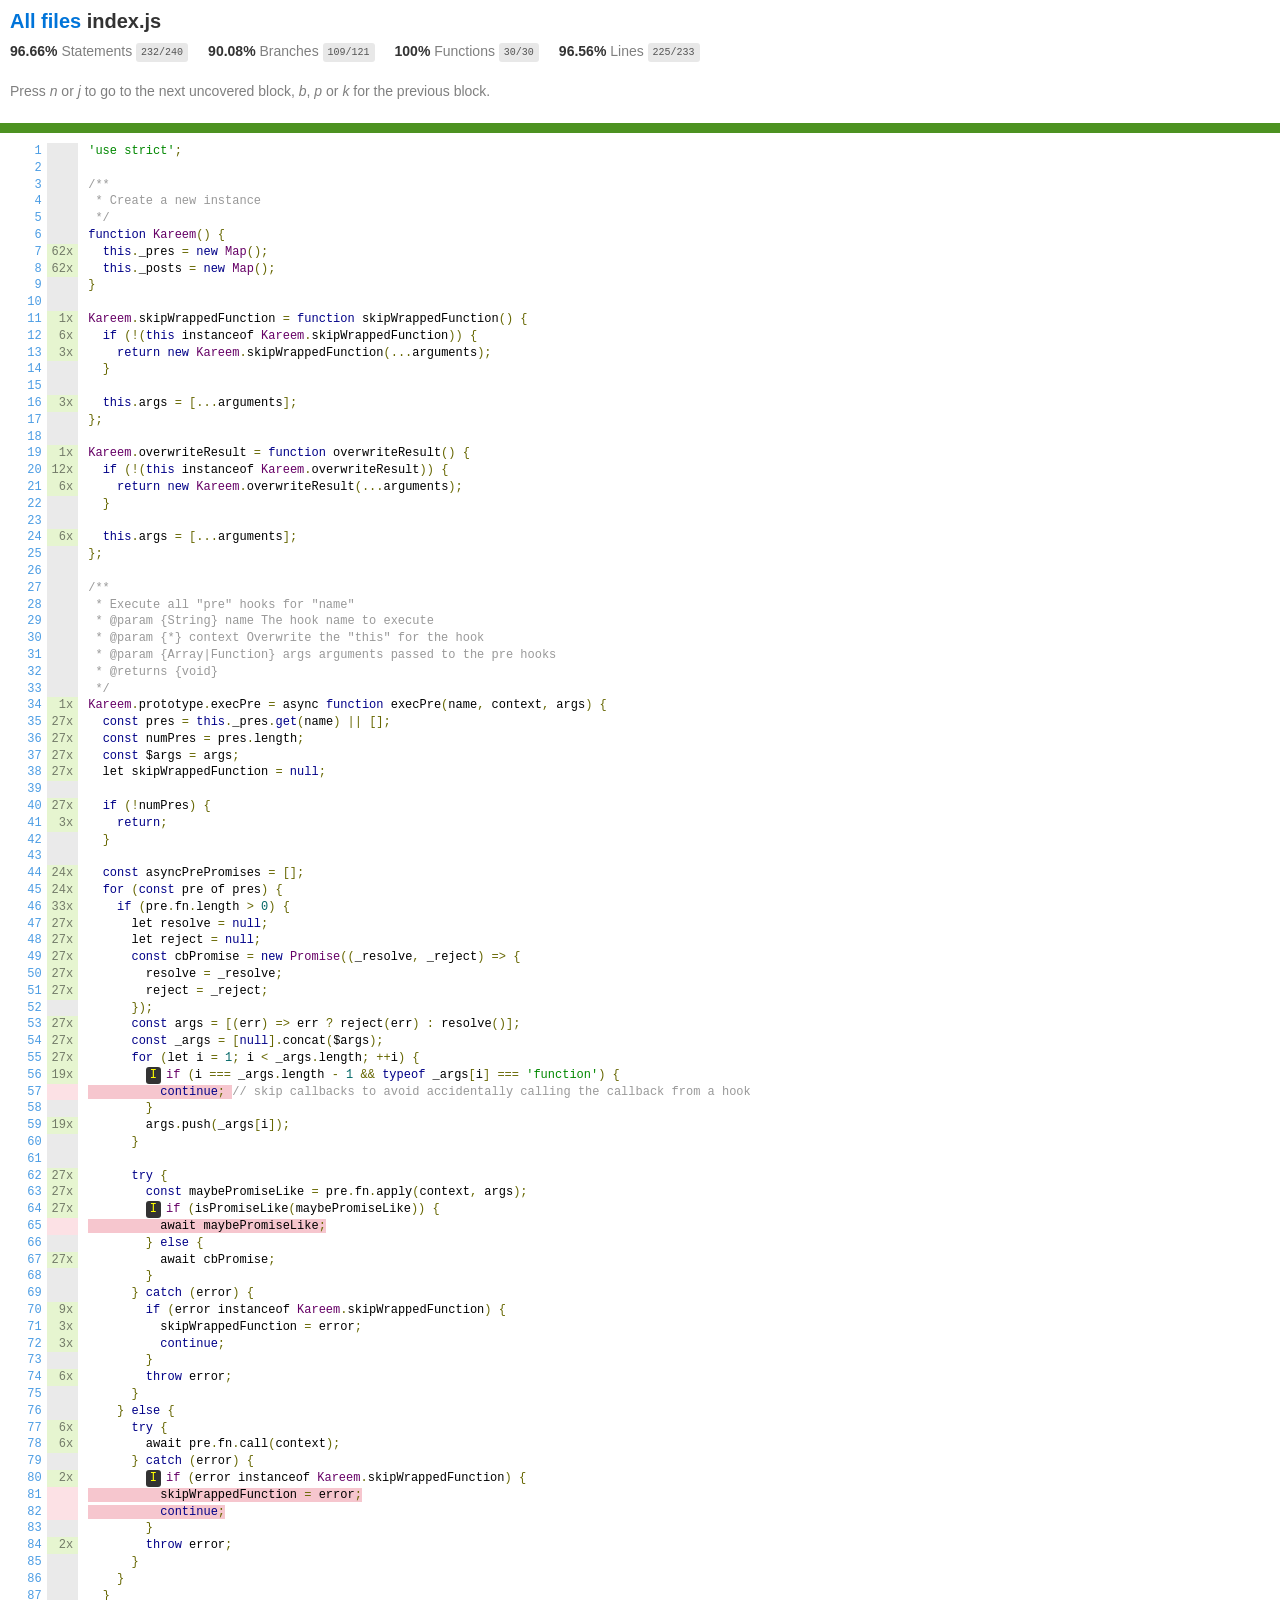
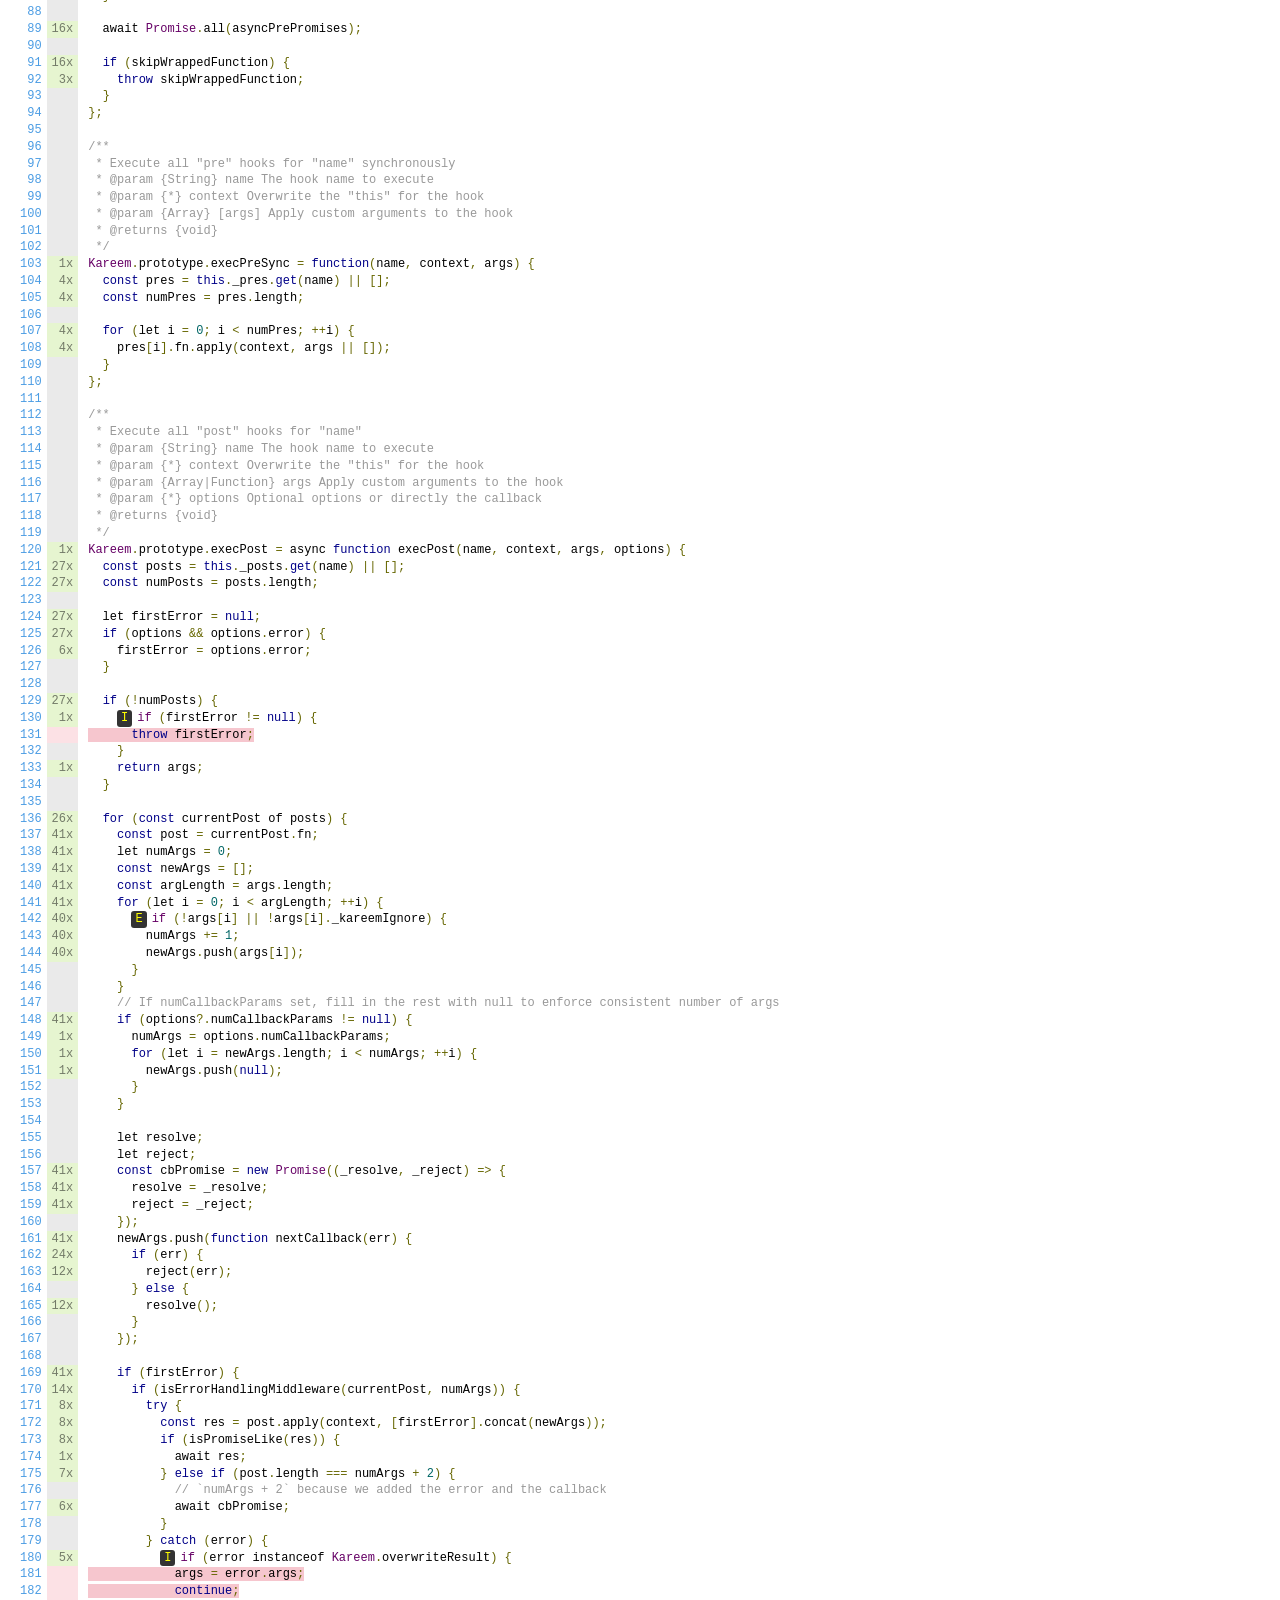
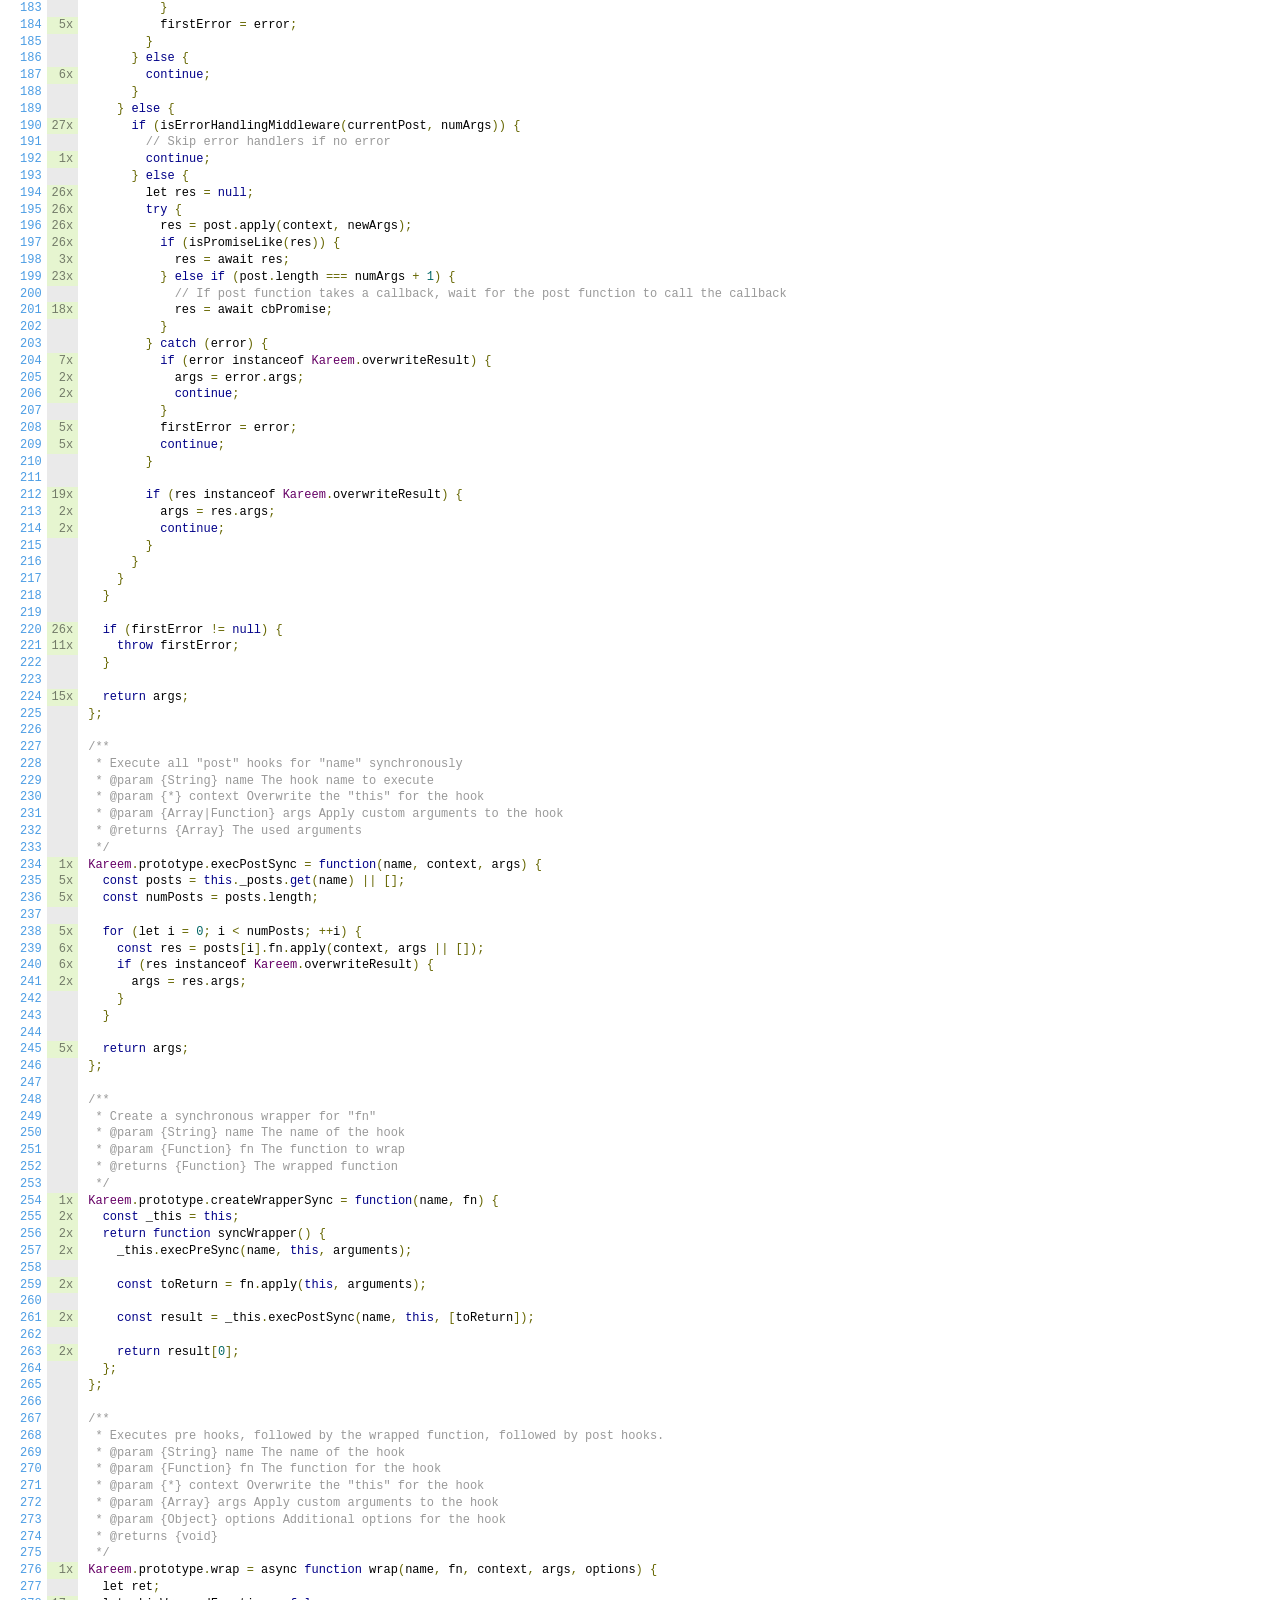
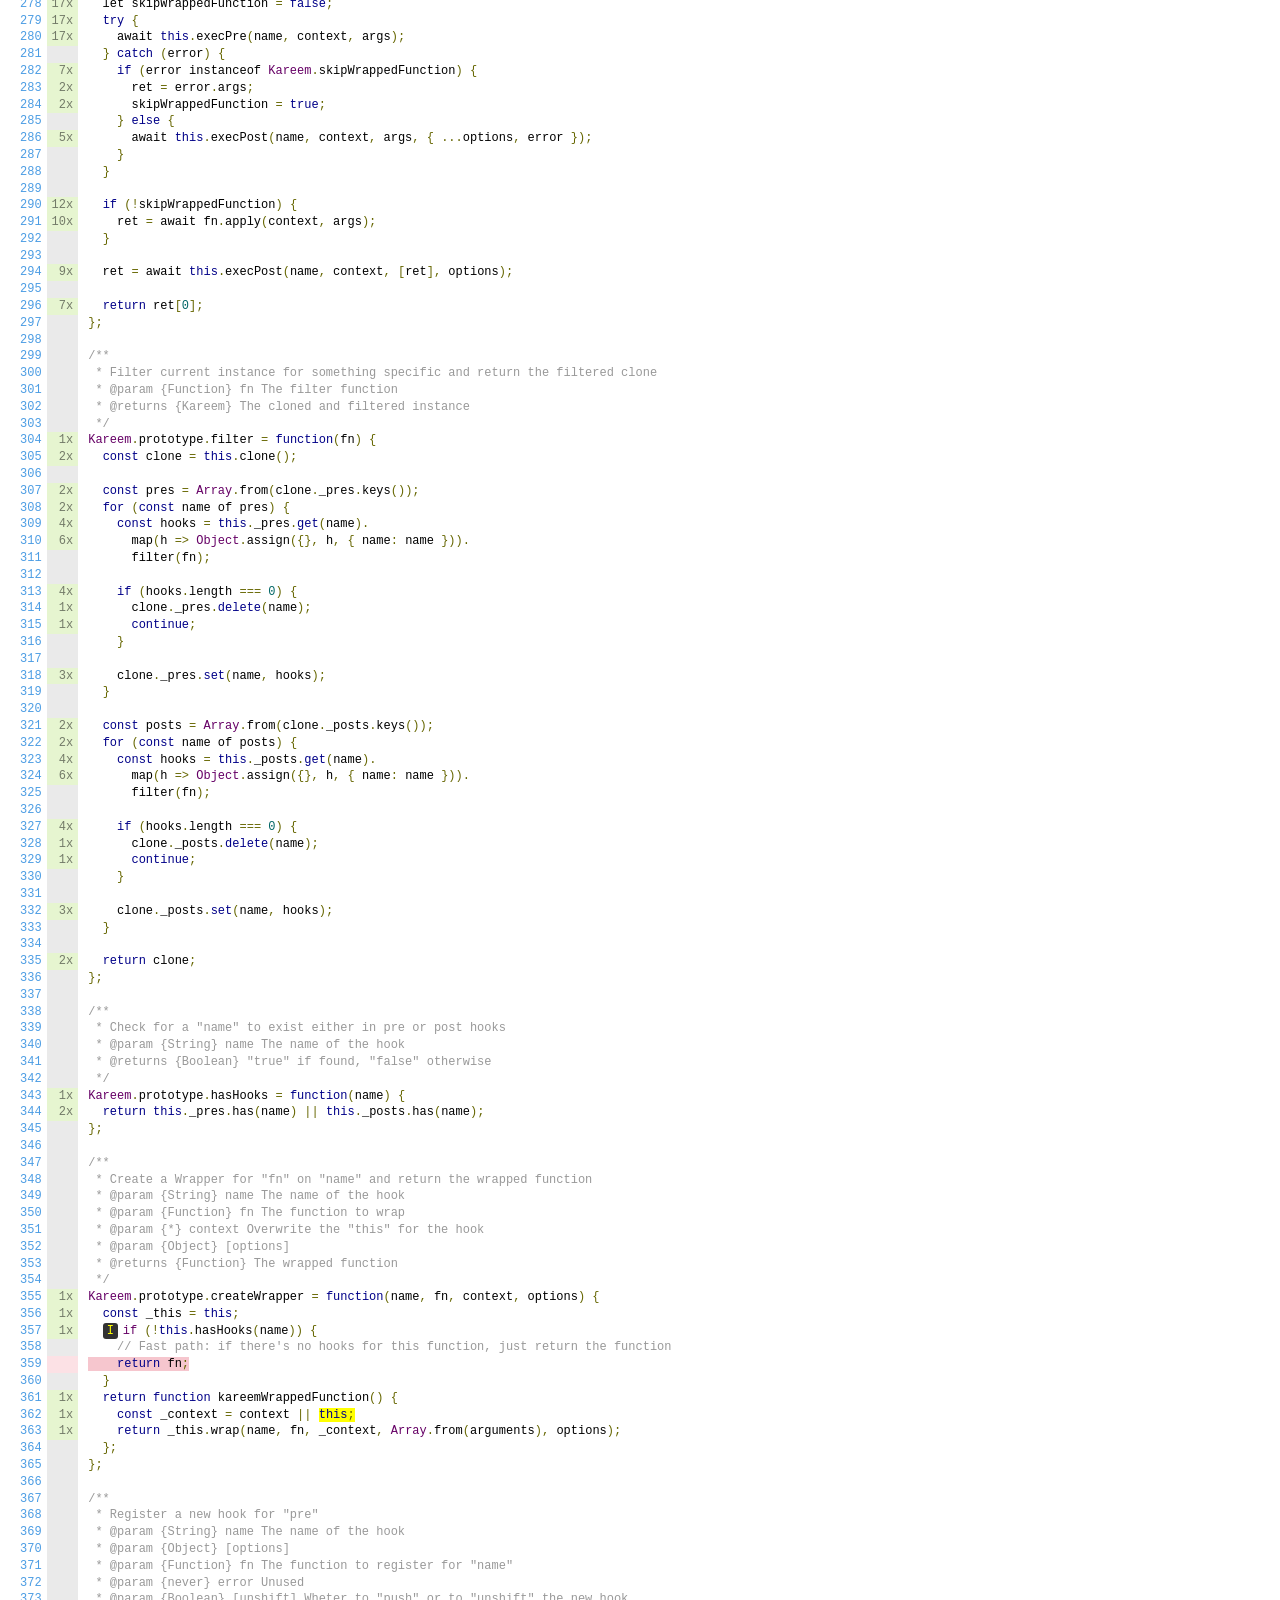
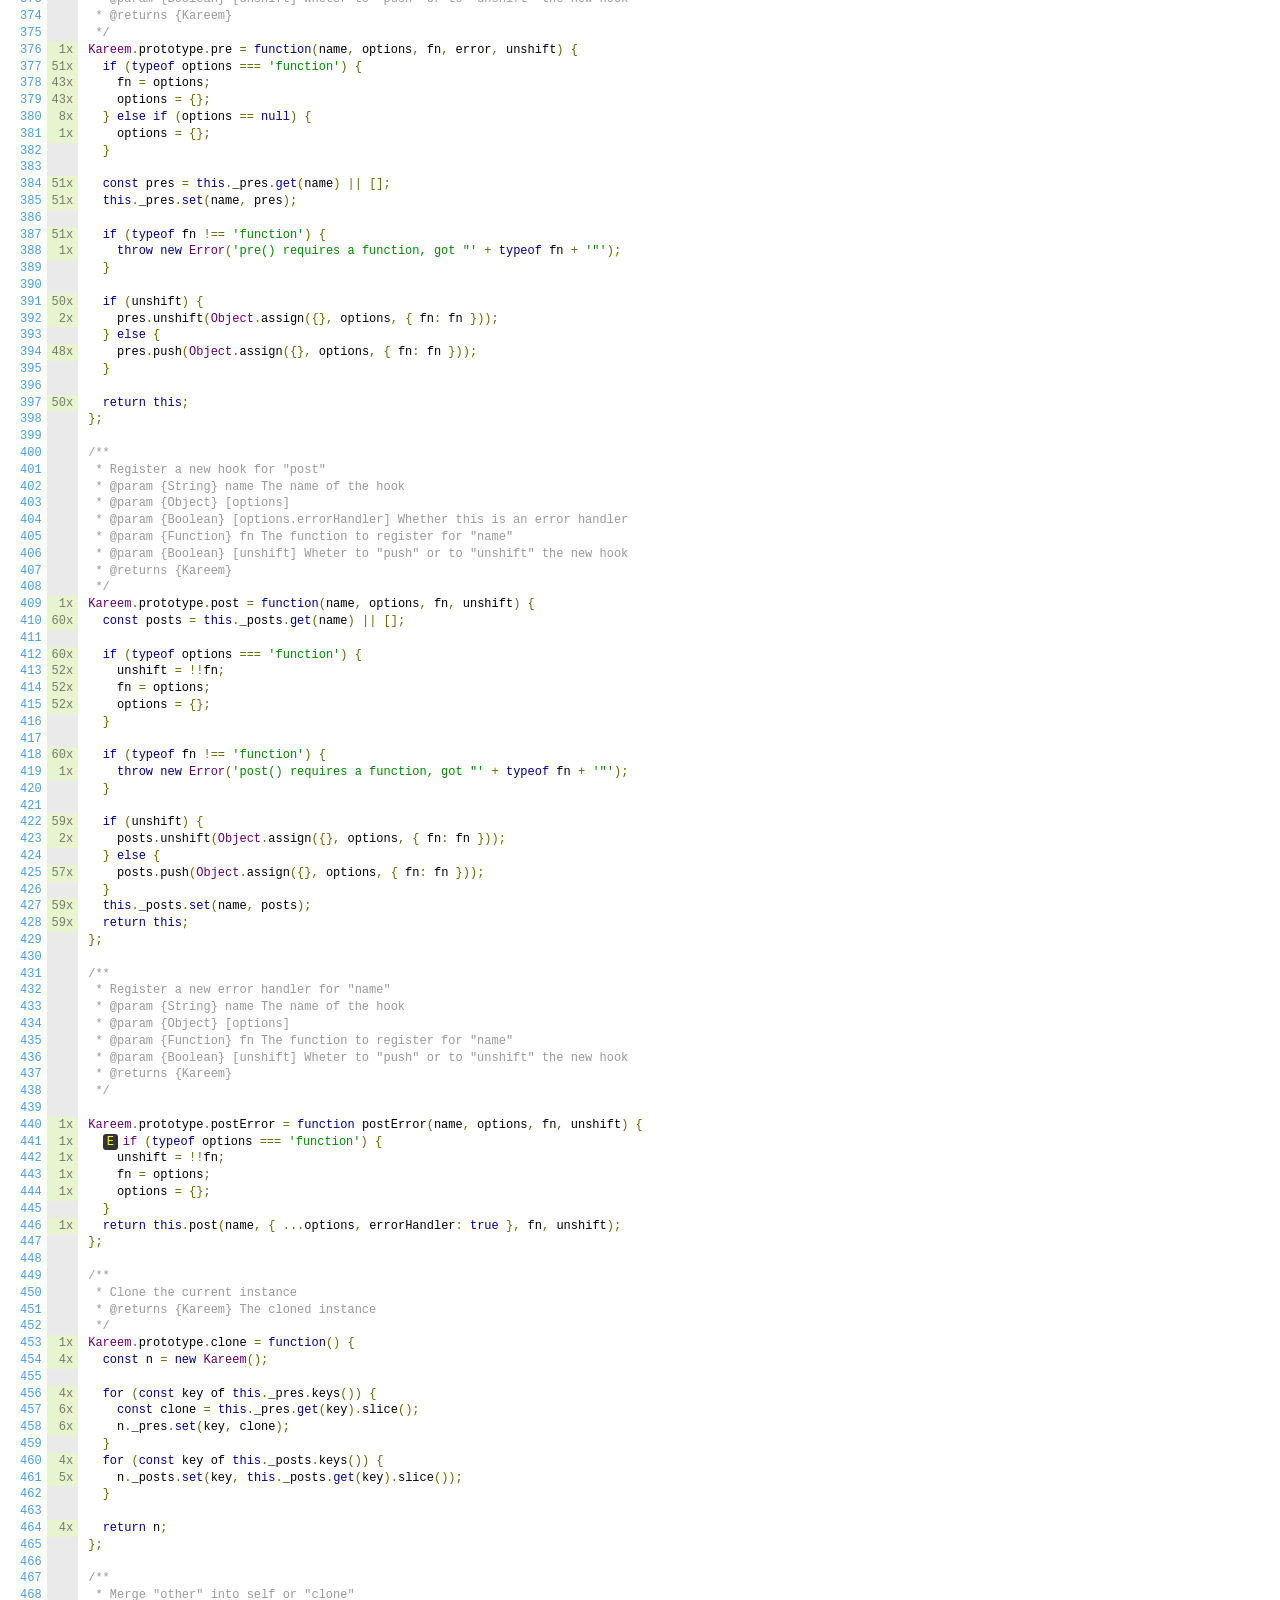
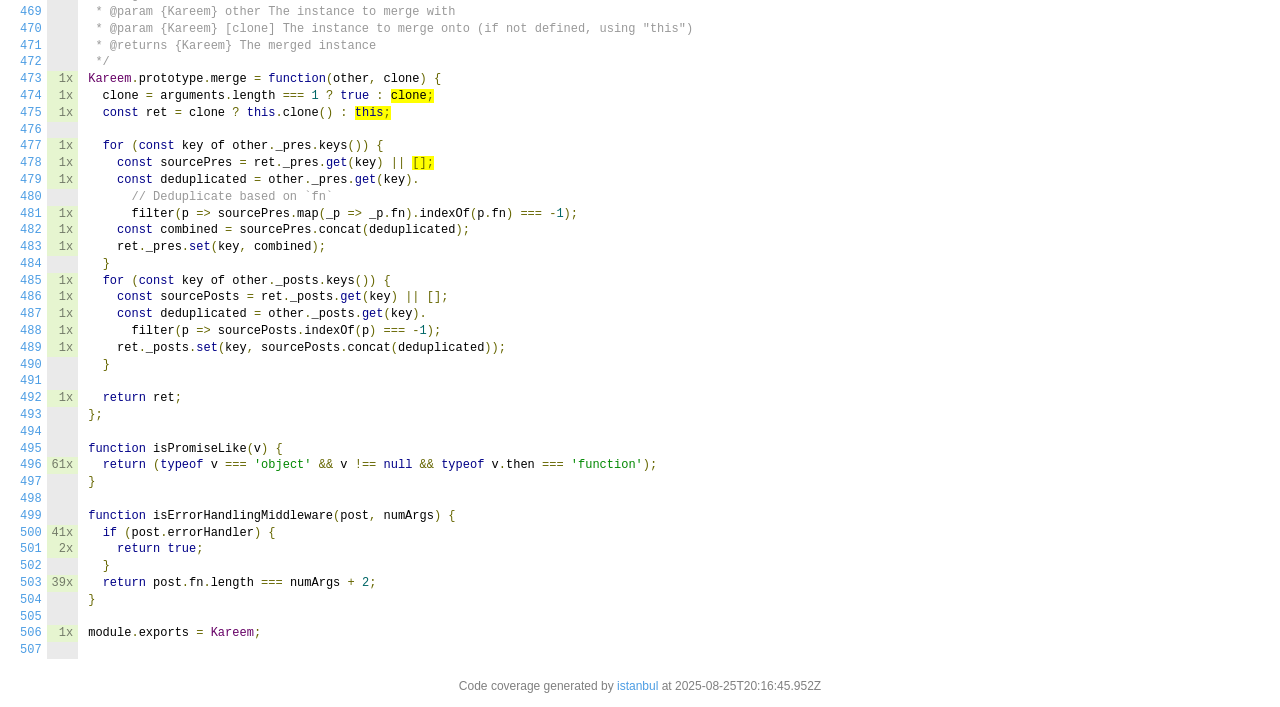
<file: server/node_modules/kareem/coverage/lcov-report/index.js.html>
<!doctype html>
<html lang="en">

<head>
    <title>Code coverage report for index.js</title>
    <meta charset="utf-8" />
    <link rel="stylesheet" href="prettify.css" />
    <link rel="stylesheet" href="base.css" />
    <link rel="shortcut icon" type="image/x-icon" href="favicon.png" />
    <meta name="viewport" content="width=device-width, initial-scale=1" />
    <style type='text/css'>
        .coverage-summary .sorter {
            background-image: url(sort-arrow-sprite.png);
        }
    </style>
</head>
    
<body>
<div class='wrapper'>
    <div class='pad1'>
        <h1><a href="index.html">All files</a> index.js</h1>
        <div class='clearfix'>
            
            <div class='fl pad1y space-right2'>
                <span class="strong">96.66% </span>
                <span class="quiet">Statements</span>
                <span class='fraction'>232/240</span>
            </div>
        
            
            <div class='fl pad1y space-right2'>
                <span class="strong">90.08% </span>
                <span class="quiet">Branches</span>
                <span class='fraction'>109/121</span>
            </div>
        
            
            <div class='fl pad1y space-right2'>
                <span class="strong">100% </span>
                <span class="quiet">Functions</span>
                <span class='fraction'>30/30</span>
            </div>
        
            
            <div class='fl pad1y space-right2'>
                <span class="strong">96.56% </span>
                <span class="quiet">Lines</span>
                <span class='fraction'>225/233</span>
            </div>
        
            
        </div>
        <p class="quiet">
            Press <em>n</em> or <em>j</em> to go to the next uncovered block, <em>b</em>, <em>p</em> or <em>k</em> for the previous block.
        </p>
        <template id="filterTemplate">
            <div class="quiet">
                Filter:
                <input type="search" id="fileSearch">
            </div>
        </template>
    </div>
    <div class='status-line high'></div>
    <pre><table class="coverage">
<tr><td class="line-count quiet"><a name='L1'></a><a href='#L1'>1</a>
<a name='L2'></a><a href='#L2'>2</a>
<a name='L3'></a><a href='#L3'>3</a>
<a name='L4'></a><a href='#L4'>4</a>
<a name='L5'></a><a href='#L5'>5</a>
<a name='L6'></a><a href='#L6'>6</a>
<a name='L7'></a><a href='#L7'>7</a>
<a name='L8'></a><a href='#L8'>8</a>
<a name='L9'></a><a href='#L9'>9</a>
<a name='L10'></a><a href='#L10'>10</a>
<a name='L11'></a><a href='#L11'>11</a>
<a name='L12'></a><a href='#L12'>12</a>
<a name='L13'></a><a href='#L13'>13</a>
<a name='L14'></a><a href='#L14'>14</a>
<a name='L15'></a><a href='#L15'>15</a>
<a name='L16'></a><a href='#L16'>16</a>
<a name='L17'></a><a href='#L17'>17</a>
<a name='L18'></a><a href='#L18'>18</a>
<a name='L19'></a><a href='#L19'>19</a>
<a name='L20'></a><a href='#L20'>20</a>
<a name='L21'></a><a href='#L21'>21</a>
<a name='L22'></a><a href='#L22'>22</a>
<a name='L23'></a><a href='#L23'>23</a>
<a name='L24'></a><a href='#L24'>24</a>
<a name='L25'></a><a href='#L25'>25</a>
<a name='L26'></a><a href='#L26'>26</a>
<a name='L27'></a><a href='#L27'>27</a>
<a name='L28'></a><a href='#L28'>28</a>
<a name='L29'></a><a href='#L29'>29</a>
<a name='L30'></a><a href='#L30'>30</a>
<a name='L31'></a><a href='#L31'>31</a>
<a name='L32'></a><a href='#L32'>32</a>
<a name='L33'></a><a href='#L33'>33</a>
<a name='L34'></a><a href='#L34'>34</a>
<a name='L35'></a><a href='#L35'>35</a>
<a name='L36'></a><a href='#L36'>36</a>
<a name='L37'></a><a href='#L37'>37</a>
<a name='L38'></a><a href='#L38'>38</a>
<a name='L39'></a><a href='#L39'>39</a>
<a name='L40'></a><a href='#L40'>40</a>
<a name='L41'></a><a href='#L41'>41</a>
<a name='L42'></a><a href='#L42'>42</a>
<a name='L43'></a><a href='#L43'>43</a>
<a name='L44'></a><a href='#L44'>44</a>
<a name='L45'></a><a href='#L45'>45</a>
<a name='L46'></a><a href='#L46'>46</a>
<a name='L47'></a><a href='#L47'>47</a>
<a name='L48'></a><a href='#L48'>48</a>
<a name='L49'></a><a href='#L49'>49</a>
<a name='L50'></a><a href='#L50'>50</a>
<a name='L51'></a><a href='#L51'>51</a>
<a name='L52'></a><a href='#L52'>52</a>
<a name='L53'></a><a href='#L53'>53</a>
<a name='L54'></a><a href='#L54'>54</a>
<a name='L55'></a><a href='#L55'>55</a>
<a name='L56'></a><a href='#L56'>56</a>
<a name='L57'></a><a href='#L57'>57</a>
<a name='L58'></a><a href='#L58'>58</a>
<a name='L59'></a><a href='#L59'>59</a>
<a name='L60'></a><a href='#L60'>60</a>
<a name='L61'></a><a href='#L61'>61</a>
<a name='L62'></a><a href='#L62'>62</a>
<a name='L63'></a><a href='#L63'>63</a>
<a name='L64'></a><a href='#L64'>64</a>
<a name='L65'></a><a href='#L65'>65</a>
<a name='L66'></a><a href='#L66'>66</a>
<a name='L67'></a><a href='#L67'>67</a>
<a name='L68'></a><a href='#L68'>68</a>
<a name='L69'></a><a href='#L69'>69</a>
<a name='L70'></a><a href='#L70'>70</a>
<a name='L71'></a><a href='#L71'>71</a>
<a name='L72'></a><a href='#L72'>72</a>
<a name='L73'></a><a href='#L73'>73</a>
<a name='L74'></a><a href='#L74'>74</a>
<a name='L75'></a><a href='#L75'>75</a>
<a name='L76'></a><a href='#L76'>76</a>
<a name='L77'></a><a href='#L77'>77</a>
<a name='L78'></a><a href='#L78'>78</a>
<a name='L79'></a><a href='#L79'>79</a>
<a name='L80'></a><a href='#L80'>80</a>
<a name='L81'></a><a href='#L81'>81</a>
<a name='L82'></a><a href='#L82'>82</a>
<a name='L83'></a><a href='#L83'>83</a>
<a name='L84'></a><a href='#L84'>84</a>
<a name='L85'></a><a href='#L85'>85</a>
<a name='L86'></a><a href='#L86'>86</a>
<a name='L87'></a><a href='#L87'>87</a>
<a name='L88'></a><a href='#L88'>88</a>
<a name='L89'></a><a href='#L89'>89</a>
<a name='L90'></a><a href='#L90'>90</a>
<a name='L91'></a><a href='#L91'>91</a>
<a name='L92'></a><a href='#L92'>92</a>
<a name='L93'></a><a href='#L93'>93</a>
<a name='L94'></a><a href='#L94'>94</a>
<a name='L95'></a><a href='#L95'>95</a>
<a name='L96'></a><a href='#L96'>96</a>
<a name='L97'></a><a href='#L97'>97</a>
<a name='L98'></a><a href='#L98'>98</a>
<a name='L99'></a><a href='#L99'>99</a>
<a name='L100'></a><a href='#L100'>100</a>
<a name='L101'></a><a href='#L101'>101</a>
<a name='L102'></a><a href='#L102'>102</a>
<a name='L103'></a><a href='#L103'>103</a>
<a name='L104'></a><a href='#L104'>104</a>
<a name='L105'></a><a href='#L105'>105</a>
<a name='L106'></a><a href='#L106'>106</a>
<a name='L107'></a><a href='#L107'>107</a>
<a name='L108'></a><a href='#L108'>108</a>
<a name='L109'></a><a href='#L109'>109</a>
<a name='L110'></a><a href='#L110'>110</a>
<a name='L111'></a><a href='#L111'>111</a>
<a name='L112'></a><a href='#L112'>112</a>
<a name='L113'></a><a href='#L113'>113</a>
<a name='L114'></a><a href='#L114'>114</a>
<a name='L115'></a><a href='#L115'>115</a>
<a name='L116'></a><a href='#L116'>116</a>
<a name='L117'></a><a href='#L117'>117</a>
<a name='L118'></a><a href='#L118'>118</a>
<a name='L119'></a><a href='#L119'>119</a>
<a name='L120'></a><a href='#L120'>120</a>
<a name='L121'></a><a href='#L121'>121</a>
<a name='L122'></a><a href='#L122'>122</a>
<a name='L123'></a><a href='#L123'>123</a>
<a name='L124'></a><a href='#L124'>124</a>
<a name='L125'></a><a href='#L125'>125</a>
<a name='L126'></a><a href='#L126'>126</a>
<a name='L127'></a><a href='#L127'>127</a>
<a name='L128'></a><a href='#L128'>128</a>
<a name='L129'></a><a href='#L129'>129</a>
<a name='L130'></a><a href='#L130'>130</a>
<a name='L131'></a><a href='#L131'>131</a>
<a name='L132'></a><a href='#L132'>132</a>
<a name='L133'></a><a href='#L133'>133</a>
<a name='L134'></a><a href='#L134'>134</a>
<a name='L135'></a><a href='#L135'>135</a>
<a name='L136'></a><a href='#L136'>136</a>
<a name='L137'></a><a href='#L137'>137</a>
<a name='L138'></a><a href='#L138'>138</a>
<a name='L139'></a><a href='#L139'>139</a>
<a name='L140'></a><a href='#L140'>140</a>
<a name='L141'></a><a href='#L141'>141</a>
<a name='L142'></a><a href='#L142'>142</a>
<a name='L143'></a><a href='#L143'>143</a>
<a name='L144'></a><a href='#L144'>144</a>
<a name='L145'></a><a href='#L145'>145</a>
<a name='L146'></a><a href='#L146'>146</a>
<a name='L147'></a><a href='#L147'>147</a>
<a name='L148'></a><a href='#L148'>148</a>
<a name='L149'></a><a href='#L149'>149</a>
<a name='L150'></a><a href='#L150'>150</a>
<a name='L151'></a><a href='#L151'>151</a>
<a name='L152'></a><a href='#L152'>152</a>
<a name='L153'></a><a href='#L153'>153</a>
<a name='L154'></a><a href='#L154'>154</a>
<a name='L155'></a><a href='#L155'>155</a>
<a name='L156'></a><a href='#L156'>156</a>
<a name='L157'></a><a href='#L157'>157</a>
<a name='L158'></a><a href='#L158'>158</a>
<a name='L159'></a><a href='#L159'>159</a>
<a name='L160'></a><a href='#L160'>160</a>
<a name='L161'></a><a href='#L161'>161</a>
<a name='L162'></a><a href='#L162'>162</a>
<a name='L163'></a><a href='#L163'>163</a>
<a name='L164'></a><a href='#L164'>164</a>
<a name='L165'></a><a href='#L165'>165</a>
<a name='L166'></a><a href='#L166'>166</a>
<a name='L167'></a><a href='#L167'>167</a>
<a name='L168'></a><a href='#L168'>168</a>
<a name='L169'></a><a href='#L169'>169</a>
<a name='L170'></a><a href='#L170'>170</a>
<a name='L171'></a><a href='#L171'>171</a>
<a name='L172'></a><a href='#L172'>172</a>
<a name='L173'></a><a href='#L173'>173</a>
<a name='L174'></a><a href='#L174'>174</a>
<a name='L175'></a><a href='#L175'>175</a>
<a name='L176'></a><a href='#L176'>176</a>
<a name='L177'></a><a href='#L177'>177</a>
<a name='L178'></a><a href='#L178'>178</a>
<a name='L179'></a><a href='#L179'>179</a>
<a name='L180'></a><a href='#L180'>180</a>
<a name='L181'></a><a href='#L181'>181</a>
<a name='L182'></a><a href='#L182'>182</a>
<a name='L183'></a><a href='#L183'>183</a>
<a name='L184'></a><a href='#L184'>184</a>
<a name='L185'></a><a href='#L185'>185</a>
<a name='L186'></a><a href='#L186'>186</a>
<a name='L187'></a><a href='#L187'>187</a>
<a name='L188'></a><a href='#L188'>188</a>
<a name='L189'></a><a href='#L189'>189</a>
<a name='L190'></a><a href='#L190'>190</a>
<a name='L191'></a><a href='#L191'>191</a>
<a name='L192'></a><a href='#L192'>192</a>
<a name='L193'></a><a href='#L193'>193</a>
<a name='L194'></a><a href='#L194'>194</a>
<a name='L195'></a><a href='#L195'>195</a>
<a name='L196'></a><a href='#L196'>196</a>
<a name='L197'></a><a href='#L197'>197</a>
<a name='L198'></a><a href='#L198'>198</a>
<a name='L199'></a><a href='#L199'>199</a>
<a name='L200'></a><a href='#L200'>200</a>
<a name='L201'></a><a href='#L201'>201</a>
<a name='L202'></a><a href='#L202'>202</a>
<a name='L203'></a><a href='#L203'>203</a>
<a name='L204'></a><a href='#L204'>204</a>
<a name='L205'></a><a href='#L205'>205</a>
<a name='L206'></a><a href='#L206'>206</a>
<a name='L207'></a><a href='#L207'>207</a>
<a name='L208'></a><a href='#L208'>208</a>
<a name='L209'></a><a href='#L209'>209</a>
<a name='L210'></a><a href='#L210'>210</a>
<a name='L211'></a><a href='#L211'>211</a>
<a name='L212'></a><a href='#L212'>212</a>
<a name='L213'></a><a href='#L213'>213</a>
<a name='L214'></a><a href='#L214'>214</a>
<a name='L215'></a><a href='#L215'>215</a>
<a name='L216'></a><a href='#L216'>216</a>
<a name='L217'></a><a href='#L217'>217</a>
<a name='L218'></a><a href='#L218'>218</a>
<a name='L219'></a><a href='#L219'>219</a>
<a name='L220'></a><a href='#L220'>220</a>
<a name='L221'></a><a href='#L221'>221</a>
<a name='L222'></a><a href='#L222'>222</a>
<a name='L223'></a><a href='#L223'>223</a>
<a name='L224'></a><a href='#L224'>224</a>
<a name='L225'></a><a href='#L225'>225</a>
<a name='L226'></a><a href='#L226'>226</a>
<a name='L227'></a><a href='#L227'>227</a>
<a name='L228'></a><a href='#L228'>228</a>
<a name='L229'></a><a href='#L229'>229</a>
<a name='L230'></a><a href='#L230'>230</a>
<a name='L231'></a><a href='#L231'>231</a>
<a name='L232'></a><a href='#L232'>232</a>
<a name='L233'></a><a href='#L233'>233</a>
<a name='L234'></a><a href='#L234'>234</a>
<a name='L235'></a><a href='#L235'>235</a>
<a name='L236'></a><a href='#L236'>236</a>
<a name='L237'></a><a href='#L237'>237</a>
<a name='L238'></a><a href='#L238'>238</a>
<a name='L239'></a><a href='#L239'>239</a>
<a name='L240'></a><a href='#L240'>240</a>
<a name='L241'></a><a href='#L241'>241</a>
<a name='L242'></a><a href='#L242'>242</a>
<a name='L243'></a><a href='#L243'>243</a>
<a name='L244'></a><a href='#L244'>244</a>
<a name='L245'></a><a href='#L245'>245</a>
<a name='L246'></a><a href='#L246'>246</a>
<a name='L247'></a><a href='#L247'>247</a>
<a name='L248'></a><a href='#L248'>248</a>
<a name='L249'></a><a href='#L249'>249</a>
<a name='L250'></a><a href='#L250'>250</a>
<a name='L251'></a><a href='#L251'>251</a>
<a name='L252'></a><a href='#L252'>252</a>
<a name='L253'></a><a href='#L253'>253</a>
<a name='L254'></a><a href='#L254'>254</a>
<a name='L255'></a><a href='#L255'>255</a>
<a name='L256'></a><a href='#L256'>256</a>
<a name='L257'></a><a href='#L257'>257</a>
<a name='L258'></a><a href='#L258'>258</a>
<a name='L259'></a><a href='#L259'>259</a>
<a name='L260'></a><a href='#L260'>260</a>
<a name='L261'></a><a href='#L261'>261</a>
<a name='L262'></a><a href='#L262'>262</a>
<a name='L263'></a><a href='#L263'>263</a>
<a name='L264'></a><a href='#L264'>264</a>
<a name='L265'></a><a href='#L265'>265</a>
<a name='L266'></a><a href='#L266'>266</a>
<a name='L267'></a><a href='#L267'>267</a>
<a name='L268'></a><a href='#L268'>268</a>
<a name='L269'></a><a href='#L269'>269</a>
<a name='L270'></a><a href='#L270'>270</a>
<a name='L271'></a><a href='#L271'>271</a>
<a name='L272'></a><a href='#L272'>272</a>
<a name='L273'></a><a href='#L273'>273</a>
<a name='L274'></a><a href='#L274'>274</a>
<a name='L275'></a><a href='#L275'>275</a>
<a name='L276'></a><a href='#L276'>276</a>
<a name='L277'></a><a href='#L277'>277</a>
<a name='L278'></a><a href='#L278'>278</a>
<a name='L279'></a><a href='#L279'>279</a>
<a name='L280'></a><a href='#L280'>280</a>
<a name='L281'></a><a href='#L281'>281</a>
<a name='L282'></a><a href='#L282'>282</a>
<a name='L283'></a><a href='#L283'>283</a>
<a name='L284'></a><a href='#L284'>284</a>
<a name='L285'></a><a href='#L285'>285</a>
<a name='L286'></a><a href='#L286'>286</a>
<a name='L287'></a><a href='#L287'>287</a>
<a name='L288'></a><a href='#L288'>288</a>
<a name='L289'></a><a href='#L289'>289</a>
<a name='L290'></a><a href='#L290'>290</a>
<a name='L291'></a><a href='#L291'>291</a>
<a name='L292'></a><a href='#L292'>292</a>
<a name='L293'></a><a href='#L293'>293</a>
<a name='L294'></a><a href='#L294'>294</a>
<a name='L295'></a><a href='#L295'>295</a>
<a name='L296'></a><a href='#L296'>296</a>
<a name='L297'></a><a href='#L297'>297</a>
<a name='L298'></a><a href='#L298'>298</a>
<a name='L299'></a><a href='#L299'>299</a>
<a name='L300'></a><a href='#L300'>300</a>
<a name='L301'></a><a href='#L301'>301</a>
<a name='L302'></a><a href='#L302'>302</a>
<a name='L303'></a><a href='#L303'>303</a>
<a name='L304'></a><a href='#L304'>304</a>
<a name='L305'></a><a href='#L305'>305</a>
<a name='L306'></a><a href='#L306'>306</a>
<a name='L307'></a><a href='#L307'>307</a>
<a name='L308'></a><a href='#L308'>308</a>
<a name='L309'></a><a href='#L309'>309</a>
<a name='L310'></a><a href='#L310'>310</a>
<a name='L311'></a><a href='#L311'>311</a>
<a name='L312'></a><a href='#L312'>312</a>
<a name='L313'></a><a href='#L313'>313</a>
<a name='L314'></a><a href='#L314'>314</a>
<a name='L315'></a><a href='#L315'>315</a>
<a name='L316'></a><a href='#L316'>316</a>
<a name='L317'></a><a href='#L317'>317</a>
<a name='L318'></a><a href='#L318'>318</a>
<a name='L319'></a><a href='#L319'>319</a>
<a name='L320'></a><a href='#L320'>320</a>
<a name='L321'></a><a href='#L321'>321</a>
<a name='L322'></a><a href='#L322'>322</a>
<a name='L323'></a><a href='#L323'>323</a>
<a name='L324'></a><a href='#L324'>324</a>
<a name='L325'></a><a href='#L325'>325</a>
<a name='L326'></a><a href='#L326'>326</a>
<a name='L327'></a><a href='#L327'>327</a>
<a name='L328'></a><a href='#L328'>328</a>
<a name='L329'></a><a href='#L329'>329</a>
<a name='L330'></a><a href='#L330'>330</a>
<a name='L331'></a><a href='#L331'>331</a>
<a name='L332'></a><a href='#L332'>332</a>
<a name='L333'></a><a href='#L333'>333</a>
<a name='L334'></a><a href='#L334'>334</a>
<a name='L335'></a><a href='#L335'>335</a>
<a name='L336'></a><a href='#L336'>336</a>
<a name='L337'></a><a href='#L337'>337</a>
<a name='L338'></a><a href='#L338'>338</a>
<a name='L339'></a><a href='#L339'>339</a>
<a name='L340'></a><a href='#L340'>340</a>
<a name='L341'></a><a href='#L341'>341</a>
<a name='L342'></a><a href='#L342'>342</a>
<a name='L343'></a><a href='#L343'>343</a>
<a name='L344'></a><a href='#L344'>344</a>
<a name='L345'></a><a href='#L345'>345</a>
<a name='L346'></a><a href='#L346'>346</a>
<a name='L347'></a><a href='#L347'>347</a>
<a name='L348'></a><a href='#L348'>348</a>
<a name='L349'></a><a href='#L349'>349</a>
<a name='L350'></a><a href='#L350'>350</a>
<a name='L351'></a><a href='#L351'>351</a>
<a name='L352'></a><a href='#L352'>352</a>
<a name='L353'></a><a href='#L353'>353</a>
<a name='L354'></a><a href='#L354'>354</a>
<a name='L355'></a><a href='#L355'>355</a>
<a name='L356'></a><a href='#L356'>356</a>
<a name='L357'></a><a href='#L357'>357</a>
<a name='L358'></a><a href='#L358'>358</a>
<a name='L359'></a><a href='#L359'>359</a>
<a name='L360'></a><a href='#L360'>360</a>
<a name='L361'></a><a href='#L361'>361</a>
<a name='L362'></a><a href='#L362'>362</a>
<a name='L363'></a><a href='#L363'>363</a>
<a name='L364'></a><a href='#L364'>364</a>
<a name='L365'></a><a href='#L365'>365</a>
<a name='L366'></a><a href='#L366'>366</a>
<a name='L367'></a><a href='#L367'>367</a>
<a name='L368'></a><a href='#L368'>368</a>
<a name='L369'></a><a href='#L369'>369</a>
<a name='L370'></a><a href='#L370'>370</a>
<a name='L371'></a><a href='#L371'>371</a>
<a name='L372'></a><a href='#L372'>372</a>
<a name='L373'></a><a href='#L373'>373</a>
<a name='L374'></a><a href='#L374'>374</a>
<a name='L375'></a><a href='#L375'>375</a>
<a name='L376'></a><a href='#L376'>376</a>
<a name='L377'></a><a href='#L377'>377</a>
<a name='L378'></a><a href='#L378'>378</a>
<a name='L379'></a><a href='#L379'>379</a>
<a name='L380'></a><a href='#L380'>380</a>
<a name='L381'></a><a href='#L381'>381</a>
<a name='L382'></a><a href='#L382'>382</a>
<a name='L383'></a><a href='#L383'>383</a>
<a name='L384'></a><a href='#L384'>384</a>
<a name='L385'></a><a href='#L385'>385</a>
<a name='L386'></a><a href='#L386'>386</a>
<a name='L387'></a><a href='#L387'>387</a>
<a name='L388'></a><a href='#L388'>388</a>
<a name='L389'></a><a href='#L389'>389</a>
<a name='L390'></a><a href='#L390'>390</a>
<a name='L391'></a><a href='#L391'>391</a>
<a name='L392'></a><a href='#L392'>392</a>
<a name='L393'></a><a href='#L393'>393</a>
<a name='L394'></a><a href='#L394'>394</a>
<a name='L395'></a><a href='#L395'>395</a>
<a name='L396'></a><a href='#L396'>396</a>
<a name='L397'></a><a href='#L397'>397</a>
<a name='L398'></a><a href='#L398'>398</a>
<a name='L399'></a><a href='#L399'>399</a>
<a name='L400'></a><a href='#L400'>400</a>
<a name='L401'></a><a href='#L401'>401</a>
<a name='L402'></a><a href='#L402'>402</a>
<a name='L403'></a><a href='#L403'>403</a>
<a name='L404'></a><a href='#L404'>404</a>
<a name='L405'></a><a href='#L405'>405</a>
<a name='L406'></a><a href='#L406'>406</a>
<a name='L407'></a><a href='#L407'>407</a>
<a name='L408'></a><a href='#L408'>408</a>
<a name='L409'></a><a href='#L409'>409</a>
<a name='L410'></a><a href='#L410'>410</a>
<a name='L411'></a><a href='#L411'>411</a>
<a name='L412'></a><a href='#L412'>412</a>
<a name='L413'></a><a href='#L413'>413</a>
<a name='L414'></a><a href='#L414'>414</a>
<a name='L415'></a><a href='#L415'>415</a>
<a name='L416'></a><a href='#L416'>416</a>
<a name='L417'></a><a href='#L417'>417</a>
<a name='L418'></a><a href='#L418'>418</a>
<a name='L419'></a><a href='#L419'>419</a>
<a name='L420'></a><a href='#L420'>420</a>
<a name='L421'></a><a href='#L421'>421</a>
<a name='L422'></a><a href='#L422'>422</a>
<a name='L423'></a><a href='#L423'>423</a>
<a name='L424'></a><a href='#L424'>424</a>
<a name='L425'></a><a href='#L425'>425</a>
<a name='L426'></a><a href='#L426'>426</a>
<a name='L427'></a><a href='#L427'>427</a>
<a name='L428'></a><a href='#L428'>428</a>
<a name='L429'></a><a href='#L429'>429</a>
<a name='L430'></a><a href='#L430'>430</a>
<a name='L431'></a><a href='#L431'>431</a>
<a name='L432'></a><a href='#L432'>432</a>
<a name='L433'></a><a href='#L433'>433</a>
<a name='L434'></a><a href='#L434'>434</a>
<a name='L435'></a><a href='#L435'>435</a>
<a name='L436'></a><a href='#L436'>436</a>
<a name='L437'></a><a href='#L437'>437</a>
<a name='L438'></a><a href='#L438'>438</a>
<a name='L439'></a><a href='#L439'>439</a>
<a name='L440'></a><a href='#L440'>440</a>
<a name='L441'></a><a href='#L441'>441</a>
<a name='L442'></a><a href='#L442'>442</a>
<a name='L443'></a><a href='#L443'>443</a>
<a name='L444'></a><a href='#L444'>444</a>
<a name='L445'></a><a href='#L445'>445</a>
<a name='L446'></a><a href='#L446'>446</a>
<a name='L447'></a><a href='#L447'>447</a>
<a name='L448'></a><a href='#L448'>448</a>
<a name='L449'></a><a href='#L449'>449</a>
<a name='L450'></a><a href='#L450'>450</a>
<a name='L451'></a><a href='#L451'>451</a>
<a name='L452'></a><a href='#L452'>452</a>
<a name='L453'></a><a href='#L453'>453</a>
<a name='L454'></a><a href='#L454'>454</a>
<a name='L455'></a><a href='#L455'>455</a>
<a name='L456'></a><a href='#L456'>456</a>
<a name='L457'></a><a href='#L457'>457</a>
<a name='L458'></a><a href='#L458'>458</a>
<a name='L459'></a><a href='#L459'>459</a>
<a name='L460'></a><a href='#L460'>460</a>
<a name='L461'></a><a href='#L461'>461</a>
<a name='L462'></a><a href='#L462'>462</a>
<a name='L463'></a><a href='#L463'>463</a>
<a name='L464'></a><a href='#L464'>464</a>
<a name='L465'></a><a href='#L465'>465</a>
<a name='L466'></a><a href='#L466'>466</a>
<a name='L467'></a><a href='#L467'>467</a>
<a name='L468'></a><a href='#L468'>468</a>
<a name='L469'></a><a href='#L469'>469</a>
<a name='L470'></a><a href='#L470'>470</a>
<a name='L471'></a><a href='#L471'>471</a>
<a name='L472'></a><a href='#L472'>472</a>
<a name='L473'></a><a href='#L473'>473</a>
<a name='L474'></a><a href='#L474'>474</a>
<a name='L475'></a><a href='#L475'>475</a>
<a name='L476'></a><a href='#L476'>476</a>
<a name='L477'></a><a href='#L477'>477</a>
<a name='L478'></a><a href='#L478'>478</a>
<a name='L479'></a><a href='#L479'>479</a>
<a name='L480'></a><a href='#L480'>480</a>
<a name='L481'></a><a href='#L481'>481</a>
<a name='L482'></a><a href='#L482'>482</a>
<a name='L483'></a><a href='#L483'>483</a>
<a name='L484'></a><a href='#L484'>484</a>
<a name='L485'></a><a href='#L485'>485</a>
<a name='L486'></a><a href='#L486'>486</a>
<a name='L487'></a><a href='#L487'>487</a>
<a name='L488'></a><a href='#L488'>488</a>
<a name='L489'></a><a href='#L489'>489</a>
<a name='L490'></a><a href='#L490'>490</a>
<a name='L491'></a><a href='#L491'>491</a>
<a name='L492'></a><a href='#L492'>492</a>
<a name='L493'></a><a href='#L493'>493</a>
<a name='L494'></a><a href='#L494'>494</a>
<a name='L495'></a><a href='#L495'>495</a>
<a name='L496'></a><a href='#L496'>496</a>
<a name='L497'></a><a href='#L497'>497</a>
<a name='L498'></a><a href='#L498'>498</a>
<a name='L499'></a><a href='#L499'>499</a>
<a name='L500'></a><a href='#L500'>500</a>
<a name='L501'></a><a href='#L501'>501</a>
<a name='L502'></a><a href='#L502'>502</a>
<a name='L503'></a><a href='#L503'>503</a>
<a name='L504'></a><a href='#L504'>504</a>
<a name='L505'></a><a href='#L505'>505</a>
<a name='L506'></a><a href='#L506'>506</a>
<a name='L507'></a><a href='#L507'>507</a></td><td class="line-coverage quiet"><span class="cline-any cline-neutral">&nbsp;</span>
<span class="cline-any cline-neutral">&nbsp;</span>
<span class="cline-any cline-neutral">&nbsp;</span>
<span class="cline-any cline-neutral">&nbsp;</span>
<span class="cline-any cline-neutral">&nbsp;</span>
<span class="cline-any cline-neutral">&nbsp;</span>
<span class="cline-any cline-yes">62x</span>
<span class="cline-any cline-yes">62x</span>
<span class="cline-any cline-neutral">&nbsp;</span>
<span class="cline-any cline-neutral">&nbsp;</span>
<span class="cline-any cline-yes">1x</span>
<span class="cline-any cline-yes">6x</span>
<span class="cline-any cline-yes">3x</span>
<span class="cline-any cline-neutral">&nbsp;</span>
<span class="cline-any cline-neutral">&nbsp;</span>
<span class="cline-any cline-yes">3x</span>
<span class="cline-any cline-neutral">&nbsp;</span>
<span class="cline-any cline-neutral">&nbsp;</span>
<span class="cline-any cline-yes">1x</span>
<span class="cline-any cline-yes">12x</span>
<span class="cline-any cline-yes">6x</span>
<span class="cline-any cline-neutral">&nbsp;</span>
<span class="cline-any cline-neutral">&nbsp;</span>
<span class="cline-any cline-yes">6x</span>
<span class="cline-any cline-neutral">&nbsp;</span>
<span class="cline-any cline-neutral">&nbsp;</span>
<span class="cline-any cline-neutral">&nbsp;</span>
<span class="cline-any cline-neutral">&nbsp;</span>
<span class="cline-any cline-neutral">&nbsp;</span>
<span class="cline-any cline-neutral">&nbsp;</span>
<span class="cline-any cline-neutral">&nbsp;</span>
<span class="cline-any cline-neutral">&nbsp;</span>
<span class="cline-any cline-neutral">&nbsp;</span>
<span class="cline-any cline-yes">1x</span>
<span class="cline-any cline-yes">27x</span>
<span class="cline-any cline-yes">27x</span>
<span class="cline-any cline-yes">27x</span>
<span class="cline-any cline-yes">27x</span>
<span class="cline-any cline-neutral">&nbsp;</span>
<span class="cline-any cline-yes">27x</span>
<span class="cline-any cline-yes">3x</span>
<span class="cline-any cline-neutral">&nbsp;</span>
<span class="cline-any cline-neutral">&nbsp;</span>
<span class="cline-any cline-yes">24x</span>
<span class="cline-any cline-yes">24x</span>
<span class="cline-any cline-yes">33x</span>
<span class="cline-any cline-yes">27x</span>
<span class="cline-any cline-yes">27x</span>
<span class="cline-any cline-yes">27x</span>
<span class="cline-any cline-yes">27x</span>
<span class="cline-any cline-yes">27x</span>
<span class="cline-any cline-neutral">&nbsp;</span>
<span class="cline-any cline-yes">27x</span>
<span class="cline-any cline-yes">27x</span>
<span class="cline-any cline-yes">27x</span>
<span class="cline-any cline-yes">19x</span>
<span class="cline-any cline-no">&nbsp;</span>
<span class="cline-any cline-neutral">&nbsp;</span>
<span class="cline-any cline-yes">19x</span>
<span class="cline-any cline-neutral">&nbsp;</span>
<span class="cline-any cline-neutral">&nbsp;</span>
<span class="cline-any cline-yes">27x</span>
<span class="cline-any cline-yes">27x</span>
<span class="cline-any cline-yes">27x</span>
<span class="cline-any cline-no">&nbsp;</span>
<span class="cline-any cline-neutral">&nbsp;</span>
<span class="cline-any cline-yes">27x</span>
<span class="cline-any cline-neutral">&nbsp;</span>
<span class="cline-any cline-neutral">&nbsp;</span>
<span class="cline-any cline-yes">9x</span>
<span class="cline-any cline-yes">3x</span>
<span class="cline-any cline-yes">3x</span>
<span class="cline-any cline-neutral">&nbsp;</span>
<span class="cline-any cline-yes">6x</span>
<span class="cline-any cline-neutral">&nbsp;</span>
<span class="cline-any cline-neutral">&nbsp;</span>
<span class="cline-any cline-yes">6x</span>
<span class="cline-any cline-yes">6x</span>
<span class="cline-any cline-neutral">&nbsp;</span>
<span class="cline-any cline-yes">2x</span>
<span class="cline-any cline-no">&nbsp;</span>
<span class="cline-any cline-no">&nbsp;</span>
<span class="cline-any cline-neutral">&nbsp;</span>
<span class="cline-any cline-yes">2x</span>
<span class="cline-any cline-neutral">&nbsp;</span>
<span class="cline-any cline-neutral">&nbsp;</span>
<span class="cline-any cline-neutral">&nbsp;</span>
<span class="cline-any cline-neutral">&nbsp;</span>
<span class="cline-any cline-yes">16x</span>
<span class="cline-any cline-neutral">&nbsp;</span>
<span class="cline-any cline-yes">16x</span>
<span class="cline-any cline-yes">3x</span>
<span class="cline-any cline-neutral">&nbsp;</span>
<span class="cline-any cline-neutral">&nbsp;</span>
<span class="cline-any cline-neutral">&nbsp;</span>
<span class="cline-any cline-neutral">&nbsp;</span>
<span class="cline-any cline-neutral">&nbsp;</span>
<span class="cline-any cline-neutral">&nbsp;</span>
<span class="cline-any cline-neutral">&nbsp;</span>
<span class="cline-any cline-neutral">&nbsp;</span>
<span class="cline-any cline-neutral">&nbsp;</span>
<span class="cline-any cline-neutral">&nbsp;</span>
<span class="cline-any cline-yes">1x</span>
<span class="cline-any cline-yes">4x</span>
<span class="cline-any cline-yes">4x</span>
<span class="cline-any cline-neutral">&nbsp;</span>
<span class="cline-any cline-yes">4x</span>
<span class="cline-any cline-yes">4x</span>
<span class="cline-any cline-neutral">&nbsp;</span>
<span class="cline-any cline-neutral">&nbsp;</span>
<span class="cline-any cline-neutral">&nbsp;</span>
<span class="cline-any cline-neutral">&nbsp;</span>
<span class="cline-any cline-neutral">&nbsp;</span>
<span class="cline-any cline-neutral">&nbsp;</span>
<span class="cline-any cline-neutral">&nbsp;</span>
<span class="cline-any cline-neutral">&nbsp;</span>
<span class="cline-any cline-neutral">&nbsp;</span>
<span class="cline-any cline-neutral">&nbsp;</span>
<span class="cline-any cline-neutral">&nbsp;</span>
<span class="cline-any cline-yes">1x</span>
<span class="cline-any cline-yes">27x</span>
<span class="cline-any cline-yes">27x</span>
<span class="cline-any cline-neutral">&nbsp;</span>
<span class="cline-any cline-yes">27x</span>
<span class="cline-any cline-yes">27x</span>
<span class="cline-any cline-yes">6x</span>
<span class="cline-any cline-neutral">&nbsp;</span>
<span class="cline-any cline-neutral">&nbsp;</span>
<span class="cline-any cline-yes">27x</span>
<span class="cline-any cline-yes">1x</span>
<span class="cline-any cline-no">&nbsp;</span>
<span class="cline-any cline-neutral">&nbsp;</span>
<span class="cline-any cline-yes">1x</span>
<span class="cline-any cline-neutral">&nbsp;</span>
<span class="cline-any cline-neutral">&nbsp;</span>
<span class="cline-any cline-yes">26x</span>
<span class="cline-any cline-yes">41x</span>
<span class="cline-any cline-yes">41x</span>
<span class="cline-any cline-yes">41x</span>
<span class="cline-any cline-yes">41x</span>
<span class="cline-any cline-yes">41x</span>
<span class="cline-any cline-yes">40x</span>
<span class="cline-any cline-yes">40x</span>
<span class="cline-any cline-yes">40x</span>
<span class="cline-any cline-neutral">&nbsp;</span>
<span class="cline-any cline-neutral">&nbsp;</span>
<span class="cline-any cline-neutral">&nbsp;</span>
<span class="cline-any cline-yes">41x</span>
<span class="cline-any cline-yes">1x</span>
<span class="cline-any cline-yes">1x</span>
<span class="cline-any cline-yes">1x</span>
<span class="cline-any cline-neutral">&nbsp;</span>
<span class="cline-any cline-neutral">&nbsp;</span>
<span class="cline-any cline-neutral">&nbsp;</span>
<span class="cline-any cline-neutral">&nbsp;</span>
<span class="cline-any cline-neutral">&nbsp;</span>
<span class="cline-any cline-yes">41x</span>
<span class="cline-any cline-yes">41x</span>
<span class="cline-any cline-yes">41x</span>
<span class="cline-any cline-neutral">&nbsp;</span>
<span class="cline-any cline-yes">41x</span>
<span class="cline-any cline-yes">24x</span>
<span class="cline-any cline-yes">12x</span>
<span class="cline-any cline-neutral">&nbsp;</span>
<span class="cline-any cline-yes">12x</span>
<span class="cline-any cline-neutral">&nbsp;</span>
<span class="cline-any cline-neutral">&nbsp;</span>
<span class="cline-any cline-neutral">&nbsp;</span>
<span class="cline-any cline-yes">41x</span>
<span class="cline-any cline-yes">14x</span>
<span class="cline-any cline-yes">8x</span>
<span class="cline-any cline-yes">8x</span>
<span class="cline-any cline-yes">8x</span>
<span class="cline-any cline-yes">1x</span>
<span class="cline-any cline-yes">7x</span>
<span class="cline-any cline-neutral">&nbsp;</span>
<span class="cline-any cline-yes">6x</span>
<span class="cline-any cline-neutral">&nbsp;</span>
<span class="cline-any cline-neutral">&nbsp;</span>
<span class="cline-any cline-yes">5x</span>
<span class="cline-any cline-no">&nbsp;</span>
<span class="cline-any cline-no">&nbsp;</span>
<span class="cline-any cline-neutral">&nbsp;</span>
<span class="cline-any cline-yes">5x</span>
<span class="cline-any cline-neutral">&nbsp;</span>
<span class="cline-any cline-neutral">&nbsp;</span>
<span class="cline-any cline-yes">6x</span>
<span class="cline-any cline-neutral">&nbsp;</span>
<span class="cline-any cline-neutral">&nbsp;</span>
<span class="cline-any cline-yes">27x</span>
<span class="cline-any cline-neutral">&nbsp;</span>
<span class="cline-any cline-yes">1x</span>
<span class="cline-any cline-neutral">&nbsp;</span>
<span class="cline-any cline-yes">26x</span>
<span class="cline-any cline-yes">26x</span>
<span class="cline-any cline-yes">26x</span>
<span class="cline-any cline-yes">26x</span>
<span class="cline-any cline-yes">3x</span>
<span class="cline-any cline-yes">23x</span>
<span class="cline-any cline-neutral">&nbsp;</span>
<span class="cline-any cline-yes">18x</span>
<span class="cline-any cline-neutral">&nbsp;</span>
<span class="cline-any cline-neutral">&nbsp;</span>
<span class="cline-any cline-yes">7x</span>
<span class="cline-any cline-yes">2x</span>
<span class="cline-any cline-yes">2x</span>
<span class="cline-any cline-neutral">&nbsp;</span>
<span class="cline-any cline-yes">5x</span>
<span class="cline-any cline-yes">5x</span>
<span class="cline-any cline-neutral">&nbsp;</span>
<span class="cline-any cline-neutral">&nbsp;</span>
<span class="cline-any cline-yes">19x</span>
<span class="cline-any cline-yes">2x</span>
<span class="cline-any cline-yes">2x</span>
<span class="cline-any cline-neutral">&nbsp;</span>
<span class="cline-any cline-neutral">&nbsp;</span>
<span class="cline-any cline-neutral">&nbsp;</span>
<span class="cline-any cline-neutral">&nbsp;</span>
<span class="cline-any cline-neutral">&nbsp;</span>
<span class="cline-any cline-yes">26x</span>
<span class="cline-any cline-yes">11x</span>
<span class="cline-any cline-neutral">&nbsp;</span>
<span class="cline-any cline-neutral">&nbsp;</span>
<span class="cline-any cline-yes">15x</span>
<span class="cline-any cline-neutral">&nbsp;</span>
<span class="cline-any cline-neutral">&nbsp;</span>
<span class="cline-any cline-neutral">&nbsp;</span>
<span class="cline-any cline-neutral">&nbsp;</span>
<span class="cline-any cline-neutral">&nbsp;</span>
<span class="cline-any cline-neutral">&nbsp;</span>
<span class="cline-any cline-neutral">&nbsp;</span>
<span class="cline-any cline-neutral">&nbsp;</span>
<span class="cline-any cline-neutral">&nbsp;</span>
<span class="cline-any cline-yes">1x</span>
<span class="cline-any cline-yes">5x</span>
<span class="cline-any cline-yes">5x</span>
<span class="cline-any cline-neutral">&nbsp;</span>
<span class="cline-any cline-yes">5x</span>
<span class="cline-any cline-yes">6x</span>
<span class="cline-any cline-yes">6x</span>
<span class="cline-any cline-yes">2x</span>
<span class="cline-any cline-neutral">&nbsp;</span>
<span class="cline-any cline-neutral">&nbsp;</span>
<span class="cline-any cline-neutral">&nbsp;</span>
<span class="cline-any cline-yes">5x</span>
<span class="cline-any cline-neutral">&nbsp;</span>
<span class="cline-any cline-neutral">&nbsp;</span>
<span class="cline-any cline-neutral">&nbsp;</span>
<span class="cline-any cline-neutral">&nbsp;</span>
<span class="cline-any cline-neutral">&nbsp;</span>
<span class="cline-any cline-neutral">&nbsp;</span>
<span class="cline-any cline-neutral">&nbsp;</span>
<span class="cline-any cline-neutral">&nbsp;</span>
<span class="cline-any cline-yes">1x</span>
<span class="cline-any cline-yes">2x</span>
<span class="cline-any cline-yes">2x</span>
<span class="cline-any cline-yes">2x</span>
<span class="cline-any cline-neutral">&nbsp;</span>
<span class="cline-any cline-yes">2x</span>
<span class="cline-any cline-neutral">&nbsp;</span>
<span class="cline-any cline-yes">2x</span>
<span class="cline-any cline-neutral">&nbsp;</span>
<span class="cline-any cline-yes">2x</span>
<span class="cline-any cline-neutral">&nbsp;</span>
<span class="cline-any cline-neutral">&nbsp;</span>
<span class="cline-any cline-neutral">&nbsp;</span>
<span class="cline-any cline-neutral">&nbsp;</span>
<span class="cline-any cline-neutral">&nbsp;</span>
<span class="cline-any cline-neutral">&nbsp;</span>
<span class="cline-any cline-neutral">&nbsp;</span>
<span class="cline-any cline-neutral">&nbsp;</span>
<span class="cline-any cline-neutral">&nbsp;</span>
<span class="cline-any cline-neutral">&nbsp;</span>
<span class="cline-any cline-neutral">&nbsp;</span>
<span class="cline-any cline-neutral">&nbsp;</span>
<span class="cline-any cline-yes">1x</span>
<span class="cline-any cline-neutral">&nbsp;</span>
<span class="cline-any cline-yes">17x</span>
<span class="cline-any cline-yes">17x</span>
<span class="cline-any cline-yes">17x</span>
<span class="cline-any cline-neutral">&nbsp;</span>
<span class="cline-any cline-yes">7x</span>
<span class="cline-any cline-yes">2x</span>
<span class="cline-any cline-yes">2x</span>
<span class="cline-any cline-neutral">&nbsp;</span>
<span class="cline-any cline-yes">5x</span>
<span class="cline-any cline-neutral">&nbsp;</span>
<span class="cline-any cline-neutral">&nbsp;</span>
<span class="cline-any cline-neutral">&nbsp;</span>
<span class="cline-any cline-yes">12x</span>
<span class="cline-any cline-yes">10x</span>
<span class="cline-any cline-neutral">&nbsp;</span>
<span class="cline-any cline-neutral">&nbsp;</span>
<span class="cline-any cline-yes">9x</span>
<span class="cline-any cline-neutral">&nbsp;</span>
<span class="cline-any cline-yes">7x</span>
<span class="cline-any cline-neutral">&nbsp;</span>
<span class="cline-any cline-neutral">&nbsp;</span>
<span class="cline-any cline-neutral">&nbsp;</span>
<span class="cline-any cline-neutral">&nbsp;</span>
<span class="cline-any cline-neutral">&nbsp;</span>
<span class="cline-any cline-neutral">&nbsp;</span>
<span class="cline-any cline-neutral">&nbsp;</span>
<span class="cline-any cline-yes">1x</span>
<span class="cline-any cline-yes">2x</span>
<span class="cline-any cline-neutral">&nbsp;</span>
<span class="cline-any cline-yes">2x</span>
<span class="cline-any cline-yes">2x</span>
<span class="cline-any cline-yes">4x</span>
<span class="cline-any cline-yes">6x</span>
<span class="cline-any cline-neutral">&nbsp;</span>
<span class="cline-any cline-neutral">&nbsp;</span>
<span class="cline-any cline-yes">4x</span>
<span class="cline-any cline-yes">1x</span>
<span class="cline-any cline-yes">1x</span>
<span class="cline-any cline-neutral">&nbsp;</span>
<span class="cline-any cline-neutral">&nbsp;</span>
<span class="cline-any cline-yes">3x</span>
<span class="cline-any cline-neutral">&nbsp;</span>
<span class="cline-any cline-neutral">&nbsp;</span>
<span class="cline-any cline-yes">2x</span>
<span class="cline-any cline-yes">2x</span>
<span class="cline-any cline-yes">4x</span>
<span class="cline-any cline-yes">6x</span>
<span class="cline-any cline-neutral">&nbsp;</span>
<span class="cline-any cline-neutral">&nbsp;</span>
<span class="cline-any cline-yes">4x</span>
<span class="cline-any cline-yes">1x</span>
<span class="cline-any cline-yes">1x</span>
<span class="cline-any cline-neutral">&nbsp;</span>
<span class="cline-any cline-neutral">&nbsp;</span>
<span class="cline-any cline-yes">3x</span>
<span class="cline-any cline-neutral">&nbsp;</span>
<span class="cline-any cline-neutral">&nbsp;</span>
<span class="cline-any cline-yes">2x</span>
<span class="cline-any cline-neutral">&nbsp;</span>
<span class="cline-any cline-neutral">&nbsp;</span>
<span class="cline-any cline-neutral">&nbsp;</span>
<span class="cline-any cline-neutral">&nbsp;</span>
<span class="cline-any cline-neutral">&nbsp;</span>
<span class="cline-any cline-neutral">&nbsp;</span>
<span class="cline-any cline-neutral">&nbsp;</span>
<span class="cline-any cline-yes">1x</span>
<span class="cline-any cline-yes">2x</span>
<span class="cline-any cline-neutral">&nbsp;</span>
<span class="cline-any cline-neutral">&nbsp;</span>
<span class="cline-any cline-neutral">&nbsp;</span>
<span class="cline-any cline-neutral">&nbsp;</span>
<span class="cline-any cline-neutral">&nbsp;</span>
<span class="cline-any cline-neutral">&nbsp;</span>
<span class="cline-any cline-neutral">&nbsp;</span>
<span class="cline-any cline-neutral">&nbsp;</span>
<span class="cline-any cline-neutral">&nbsp;</span>
<span class="cline-any cline-neutral">&nbsp;</span>
<span class="cline-any cline-yes">1x</span>
<span class="cline-any cline-yes">1x</span>
<span class="cline-any cline-yes">1x</span>
<span class="cline-any cline-neutral">&nbsp;</span>
<span class="cline-any cline-no">&nbsp;</span>
<span class="cline-any cline-neutral">&nbsp;</span>
<span class="cline-any cline-yes">1x</span>
<span class="cline-any cline-yes">1x</span>
<span class="cline-any cline-yes">1x</span>
<span class="cline-any cline-neutral">&nbsp;</span>
<span class="cline-any cline-neutral">&nbsp;</span>
<span class="cline-any cline-neutral">&nbsp;</span>
<span class="cline-any cline-neutral">&nbsp;</span>
<span class="cline-any cline-neutral">&nbsp;</span>
<span class="cline-any cline-neutral">&nbsp;</span>
<span class="cline-any cline-neutral">&nbsp;</span>
<span class="cline-any cline-neutral">&nbsp;</span>
<span class="cline-any cline-neutral">&nbsp;</span>
<span class="cline-any cline-neutral">&nbsp;</span>
<span class="cline-any cline-neutral">&nbsp;</span>
<span class="cline-any cline-neutral">&nbsp;</span>
<span class="cline-any cline-yes">1x</span>
<span class="cline-any cline-yes">51x</span>
<span class="cline-any cline-yes">43x</span>
<span class="cline-any cline-yes">43x</span>
<span class="cline-any cline-yes">8x</span>
<span class="cline-any cline-yes">1x</span>
<span class="cline-any cline-neutral">&nbsp;</span>
<span class="cline-any cline-neutral">&nbsp;</span>
<span class="cline-any cline-yes">51x</span>
<span class="cline-any cline-yes">51x</span>
<span class="cline-any cline-neutral">&nbsp;</span>
<span class="cline-any cline-yes">51x</span>
<span class="cline-any cline-yes">1x</span>
<span class="cline-any cline-neutral">&nbsp;</span>
<span class="cline-any cline-neutral">&nbsp;</span>
<span class="cline-any cline-yes">50x</span>
<span class="cline-any cline-yes">2x</span>
<span class="cline-any cline-neutral">&nbsp;</span>
<span class="cline-any cline-yes">48x</span>
<span class="cline-any cline-neutral">&nbsp;</span>
<span class="cline-any cline-neutral">&nbsp;</span>
<span class="cline-any cline-yes">50x</span>
<span class="cline-any cline-neutral">&nbsp;</span>
<span class="cline-any cline-neutral">&nbsp;</span>
<span class="cline-any cline-neutral">&nbsp;</span>
<span class="cline-any cline-neutral">&nbsp;</span>
<span class="cline-any cline-neutral">&nbsp;</span>
<span class="cline-any cline-neutral">&nbsp;</span>
<span class="cline-any cline-neutral">&nbsp;</span>
<span class="cline-any cline-neutral">&nbsp;</span>
<span class="cline-any cline-neutral">&nbsp;</span>
<span class="cline-any cline-neutral">&nbsp;</span>
<span class="cline-any cline-neutral">&nbsp;</span>
<span class="cline-any cline-yes">1x</span>
<span class="cline-any cline-yes">60x</span>
<span class="cline-any cline-neutral">&nbsp;</span>
<span class="cline-any cline-yes">60x</span>
<span class="cline-any cline-yes">52x</span>
<span class="cline-any cline-yes">52x</span>
<span class="cline-any cline-yes">52x</span>
<span class="cline-any cline-neutral">&nbsp;</span>
<span class="cline-any cline-neutral">&nbsp;</span>
<span class="cline-any cline-yes">60x</span>
<span class="cline-any cline-yes">1x</span>
<span class="cline-any cline-neutral">&nbsp;</span>
<span class="cline-any cline-neutral">&nbsp;</span>
<span class="cline-any cline-yes">59x</span>
<span class="cline-any cline-yes">2x</span>
<span class="cline-any cline-neutral">&nbsp;</span>
<span class="cline-any cline-yes">57x</span>
<span class="cline-any cline-neutral">&nbsp;</span>
<span class="cline-any cline-yes">59x</span>
<span class="cline-any cline-yes">59x</span>
<span class="cline-any cline-neutral">&nbsp;</span>
<span class="cline-any cline-neutral">&nbsp;</span>
<span class="cline-any cline-neutral">&nbsp;</span>
<span class="cline-any cline-neutral">&nbsp;</span>
<span class="cline-any cline-neutral">&nbsp;</span>
<span class="cline-any cline-neutral">&nbsp;</span>
<span class="cline-any cline-neutral">&nbsp;</span>
<span class="cline-any cline-neutral">&nbsp;</span>
<span class="cline-any cline-neutral">&nbsp;</span>
<span class="cline-any cline-neutral">&nbsp;</span>
<span class="cline-any cline-neutral">&nbsp;</span>
<span class="cline-any cline-yes">1x</span>
<span class="cline-any cline-yes">1x</span>
<span class="cline-any cline-yes">1x</span>
<span class="cline-any cline-yes">1x</span>
<span class="cline-any cline-yes">1x</span>
<span class="cline-any cline-neutral">&nbsp;</span>
<span class="cline-any cline-yes">1x</span>
<span class="cline-any cline-neutral">&nbsp;</span>
<span class="cline-any cline-neutral">&nbsp;</span>
<span class="cline-any cline-neutral">&nbsp;</span>
<span class="cline-any cline-neutral">&nbsp;</span>
<span class="cline-any cline-neutral">&nbsp;</span>
<span class="cline-any cline-neutral">&nbsp;</span>
<span class="cline-any cline-yes">1x</span>
<span class="cline-any cline-yes">4x</span>
<span class="cline-any cline-neutral">&nbsp;</span>
<span class="cline-any cline-yes">4x</span>
<span class="cline-any cline-yes">6x</span>
<span class="cline-any cline-yes">6x</span>
<span class="cline-any cline-neutral">&nbsp;</span>
<span class="cline-any cline-yes">4x</span>
<span class="cline-any cline-yes">5x</span>
<span class="cline-any cline-neutral">&nbsp;</span>
<span class="cline-any cline-neutral">&nbsp;</span>
<span class="cline-any cline-yes">4x</span>
<span class="cline-any cline-neutral">&nbsp;</span>
<span class="cline-any cline-neutral">&nbsp;</span>
<span class="cline-any cline-neutral">&nbsp;</span>
<span class="cline-any cline-neutral">&nbsp;</span>
<span class="cline-any cline-neutral">&nbsp;</span>
<span class="cline-any cline-neutral">&nbsp;</span>
<span class="cline-any cline-neutral">&nbsp;</span>
<span class="cline-any cline-neutral">&nbsp;</span>
<span class="cline-any cline-yes">1x</span>
<span class="cline-any cline-yes">1x</span>
<span class="cline-any cline-yes">1x</span>
<span class="cline-any cline-neutral">&nbsp;</span>
<span class="cline-any cline-yes">1x</span>
<span class="cline-any cline-yes">1x</span>
<span class="cline-any cline-yes">1x</span>
<span class="cline-any cline-neutral">&nbsp;</span>
<span class="cline-any cline-yes">1x</span>
<span class="cline-any cline-yes">1x</span>
<span class="cline-any cline-yes">1x</span>
<span class="cline-any cline-neutral">&nbsp;</span>
<span class="cline-any cline-yes">1x</span>
<span class="cline-any cline-yes">1x</span>
<span class="cline-any cline-yes">1x</span>
<span class="cline-any cline-yes">1x</span>
<span class="cline-any cline-yes">1x</span>
<span class="cline-any cline-neutral">&nbsp;</span>
<span class="cline-any cline-neutral">&nbsp;</span>
<span class="cline-any cline-yes">1x</span>
<span class="cline-any cline-neutral">&nbsp;</span>
<span class="cline-any cline-neutral">&nbsp;</span>
<span class="cline-any cline-neutral">&nbsp;</span>
<span class="cline-any cline-yes">61x</span>
<span class="cline-any cline-neutral">&nbsp;</span>
<span class="cline-any cline-neutral">&nbsp;</span>
<span class="cline-any cline-neutral">&nbsp;</span>
<span class="cline-any cline-yes">41x</span>
<span class="cline-any cline-yes">2x</span>
<span class="cline-any cline-neutral">&nbsp;</span>
<span class="cline-any cline-yes">39x</span>
<span class="cline-any cline-neutral">&nbsp;</span>
<span class="cline-any cline-neutral">&nbsp;</span>
<span class="cline-any cline-yes">1x</span>
<span class="cline-any cline-neutral">&nbsp;</span></td><td class="text"><pre class="prettyprint lang-js">'use strict';
&nbsp;
/**
 * Create a new instance
 */
function Kareem() {
  this._pres = new Map();
  this._posts = new Map();
}
&nbsp;
Kareem.skipWrappedFunction = function skipWrappedFunction() {
  if (!(this instanceof Kareem.skipWrappedFunction)) {
    return new Kareem.skipWrappedFunction(...arguments);
  }
&nbsp;
  this.args = [...arguments];
};
&nbsp;
Kareem.overwriteResult = function overwriteResult() {
  if (!(this instanceof Kareem.overwriteResult)) {
    return new Kareem.overwriteResult(...arguments);
  }
&nbsp;
  this.args = [...arguments];
};
&nbsp;
/**
 * Execute all "pre" hooks for "name"
 * @param {String} name The hook name to execute
 * @param {*} context Overwrite the "this" for the hook
 * @param {Array|Function} args arguments passed to the pre hooks
 * @returns {void}
 */
Kareem.prototype.execPre = async function execPre(name, context, args) {
  const pres = this._pres.get(name) || [];
  const numPres = pres.length;
  const $args = args;
  let skipWrappedFunction = null;
&nbsp;
  if (!numPres) {
    return;
  }
&nbsp;
  const asyncPrePromises = [];
  for (const pre of pres) {
    if (pre.fn.length &gt; 0) {
      let resolve = null;
      let reject = null;
      const cbPromise = new Promise((_resolve, _reject) =&gt; {
        resolve = _resolve;
        reject = _reject;
      });
      const args = [(err) =&gt; err ? reject(err) : resolve()];
      const _args = [null].concat($args);
      for (let i = 1; i &lt; _args.length; ++i) {
        <span class="missing-if-branch" title="if path not taken" >I</span>if (i === _args.length - 1 &amp;&amp; typeof _args[i] === 'function') {
<span class="cstat-no" title="statement not covered" >          continue; </span>// skip callbacks to avoid accidentally calling the callback from a hook
        }
        args.push(_args[i]);
      }
&nbsp;
      try {
        const maybePromiseLike = pre.fn.apply(context, args);
        <span class="missing-if-branch" title="if path not taken" >I</span>if (isPromiseLike(maybePromiseLike)) {
<span class="cstat-no" title="statement not covered" >          await maybePromiseLike;</span>
        } else {
          await cbPromise;
        }
      } catch (error) {
        if (error instanceof Kareem.skipWrappedFunction) {
          skipWrappedFunction = error;
          continue;
        }
        throw error;
      }
    } else {
      try {
        await pre.fn.call(context);
      } catch (error) {
        <span class="missing-if-branch" title="if path not taken" >I</span>if (error instanceof Kareem.skipWrappedFunction) {
<span class="cstat-no" title="statement not covered" >          skipWrappedFunction = error;</span>
<span class="cstat-no" title="statement not covered" >          continue;</span>
        }
        throw error;
      }
    }
  }
&nbsp;
  await Promise.all(asyncPrePromises);
&nbsp;
  if (skipWrappedFunction) {
    throw skipWrappedFunction;
  }
};
&nbsp;
/**
 * Execute all "pre" hooks for "name" synchronously
 * @param {String} name The hook name to execute
 * @param {*} context Overwrite the "this" for the hook
 * @param {Array} [args] Apply custom arguments to the hook
 * @returns {void}
 */
Kareem.prototype.execPreSync = function(name, context, args) {
  const pres = this._pres.get(name) || [];
  const numPres = pres.length;
&nbsp;
  for (let i = 0; i &lt; numPres; ++i) {
    pres[i].fn.apply(context, args || []);
  }
};
&nbsp;
/**
 * Execute all "post" hooks for "name"
 * @param {String} name The hook name to execute
 * @param {*} context Overwrite the "this" for the hook
 * @param {Array|Function} args Apply custom arguments to the hook
 * @param {*} options Optional options or directly the callback
 * @returns {void}
 */
Kareem.prototype.execPost = async function execPost(name, context, args, options) {
  const posts = this._posts.get(name) || [];
  const numPosts = posts.length;
&nbsp;
  let firstError = null;
  if (options &amp;&amp; options.error) {
    firstError = options.error;
  }
&nbsp;
  if (!numPosts) {
    <span class="missing-if-branch" title="if path not taken" >I</span>if (firstError != null) {
<span class="cstat-no" title="statement not covered" >      throw firstError;</span>
    }
    return args;
  }
&nbsp;
  for (const currentPost of posts) {
    const post = currentPost.fn;
    let numArgs = 0;
    const newArgs = [];
    const argLength = args.length;
    for (let i = 0; i &lt; argLength; ++i) {
      <span class="missing-if-branch" title="else path not taken" >E</span>if (!args[i] || !args[i]._kareemIgnore) {
        numArgs += 1;
        newArgs.push(args[i]);
      }
    }
    // If numCallbackParams set, fill in the rest with null to enforce consistent number of args
    if (options?.numCallbackParams != null) {
      numArgs = options.numCallbackParams;
      for (let i = newArgs.length; i &lt; numArgs; ++i) {
        newArgs.push(null);
      }
    }
&nbsp;
    let resolve;
    let reject;
    const cbPromise = new Promise((_resolve, _reject) =&gt; {
      resolve = _resolve;
      reject = _reject;
    });
    newArgs.push(function nextCallback(err) {
      if (err) {
        reject(err);
      } else {
        resolve();
      }
    });
&nbsp;
    if (firstError) {
      if (isErrorHandlingMiddleware(currentPost, numArgs)) {
        try {
          const res = post.apply(context, [firstError].concat(newArgs));
          if (isPromiseLike(res)) {
            await res;
          } else if (post.length === numArgs + 2) {
            // `numArgs + 2` because we added the error and the callback
            await cbPromise;
          }
        } catch (error) {
          <span class="missing-if-branch" title="if path not taken" >I</span>if (error instanceof Kareem.overwriteResult) {
<span class="cstat-no" title="statement not covered" >            args = error.args;</span>
<span class="cstat-no" title="statement not covered" >            continue;</span>
          }
          firstError = error;
        }
      } else {
        continue;
      }
    } else {
      if (isErrorHandlingMiddleware(currentPost, numArgs)) {
        // Skip error handlers if no error
        continue;
      } else {
        let res = null;
        try {
          res = post.apply(context, newArgs);
          if (isPromiseLike(res)) {
            res = await res;
          } else if (post.length === numArgs + 1) {
            // If post function takes a callback, wait for the post function to call the callback
            res = await cbPromise;
          }
        } catch (error) {
          if (error instanceof Kareem.overwriteResult) {
            args = error.args;
            continue;
          }
          firstError = error;
          continue;
        }
&nbsp;
        if (res instanceof Kareem.overwriteResult) {
          args = res.args;
          continue;
        }
      }
    }
  }
&nbsp;
  if (firstError != null) {
    throw firstError;
  }
&nbsp;
  return args;
};
&nbsp;
/**
 * Execute all "post" hooks for "name" synchronously
 * @param {String} name The hook name to execute
 * @param {*} context Overwrite the "this" for the hook
 * @param {Array|Function} args Apply custom arguments to the hook
 * @returns {Array} The used arguments
 */
Kareem.prototype.execPostSync = function(name, context, args) {
  const posts = this._posts.get(name) || [];
  const numPosts = posts.length;
&nbsp;
  for (let i = 0; i &lt; numPosts; ++i) {
    const res = posts[i].fn.apply(context, args || []);
    if (res instanceof Kareem.overwriteResult) {
      args = res.args;
    }
  }
&nbsp;
  return args;
};
&nbsp;
/**
 * Create a synchronous wrapper for "fn"
 * @param {String} name The name of the hook
 * @param {Function} fn The function to wrap
 * @returns {Function} The wrapped function
 */
Kareem.prototype.createWrapperSync = function(name, fn) {
  const _this = this;
  return function syncWrapper() {
    _this.execPreSync(name, this, arguments);
&nbsp;
    const toReturn = fn.apply(this, arguments);
&nbsp;
    const result = _this.execPostSync(name, this, [toReturn]);
&nbsp;
    return result[0];
  };
};
&nbsp;
/**
 * Executes pre hooks, followed by the wrapped function, followed by post hooks.
 * @param {String} name The name of the hook
 * @param {Function} fn The function for the hook
 * @param {*} context Overwrite the "this" for the hook
 * @param {Array} args Apply custom arguments to the hook
 * @param {Object} options Additional options for the hook
 * @returns {void}
 */
Kareem.prototype.wrap = async function wrap(name, fn, context, args, options) {
  let ret;
  let skipWrappedFunction = false;
  try {
    await this.execPre(name, context, args);
  } catch (error) {
    if (error instanceof Kareem.skipWrappedFunction) {
      ret = error.args;
      skipWrappedFunction = true;
    } else {
      await this.execPost(name, context, args, { ...options, error });
    }
  }
&nbsp;
  if (!skipWrappedFunction) {
    ret = await fn.apply(context, args);
  }
&nbsp;
  ret = await this.execPost(name, context, [ret], options);
&nbsp;
  return ret[0];
};
&nbsp;
/**
 * Filter current instance for something specific and return the filtered clone
 * @param {Function} fn The filter function
 * @returns {Kareem} The cloned and filtered instance
 */
Kareem.prototype.filter = function(fn) {
  const clone = this.clone();
&nbsp;
  const pres = Array.from(clone._pres.keys());
  for (const name of pres) {
    const hooks = this._pres.get(name).
      map(h =&gt; Object.assign({}, h, { name: name })).
      filter(fn);
&nbsp;
    if (hooks.length === 0) {
      clone._pres.delete(name);
      continue;
    }
&nbsp;
    clone._pres.set(name, hooks);
  }
&nbsp;
  const posts = Array.from(clone._posts.keys());
  for (const name of posts) {
    const hooks = this._posts.get(name).
      map(h =&gt; Object.assign({}, h, { name: name })).
      filter(fn);
&nbsp;
    if (hooks.length === 0) {
      clone._posts.delete(name);
      continue;
    }
&nbsp;
    clone._posts.set(name, hooks);
  }
&nbsp;
  return clone;
};
&nbsp;
/**
 * Check for a "name" to exist either in pre or post hooks
 * @param {String} name The name of the hook
 * @returns {Boolean} "true" if found, "false" otherwise
 */
Kareem.prototype.hasHooks = function(name) {
  return this._pres.has(name) || this._posts.has(name);
};
&nbsp;
/**
 * Create a Wrapper for "fn" on "name" and return the wrapped function
 * @param {String} name The name of the hook
 * @param {Function} fn The function to wrap
 * @param {*} context Overwrite the "this" for the hook
 * @param {Object} [options]
 * @returns {Function} The wrapped function
 */
Kareem.prototype.createWrapper = function(name, fn, context, options) {
  const _this = this;
  <span class="missing-if-branch" title="if path not taken" >I</span>if (!this.hasHooks(name)) {
    // Fast path: if there's no hooks for this function, just return the function
<span class="cstat-no" title="statement not covered" >    return fn;</span>
  }
  return function kareemWrappedFunction() {
    const _context = context || <span class="branch-1 cbranch-no" title="branch not covered" >this;</span>
    return _this.wrap(name, fn, _context, Array.from(arguments), options);
  };
};
&nbsp;
/**
 * Register a new hook for "pre"
 * @param {String} name The name of the hook
 * @param {Object} [options]
 * @param {Function} fn The function to register for "name"
 * @param {never} error Unused
 * @param {Boolean} [unshift] Wheter to "push" or to "unshift" the new hook
 * @returns {Kareem}
 */
Kareem.prototype.pre = function(name, options, fn, error, unshift) {
  if (typeof options === 'function') {
    fn = options;
    options = {};
  } else if (options == null) {
    options = {};
  }
&nbsp;
  const pres = this._pres.get(name) || [];
  this._pres.set(name, pres);
&nbsp;
  if (typeof fn !== 'function') {
    throw new Error('pre() requires a function, got "' + typeof fn + '"');
  }
&nbsp;
  if (unshift) {
    pres.unshift(Object.assign({}, options, { fn: fn }));
  } else {
    pres.push(Object.assign({}, options, { fn: fn }));
  }
&nbsp;
  return this;
};
&nbsp;
/**
 * Register a new hook for "post"
 * @param {String} name The name of the hook
 * @param {Object} [options]
 * @param {Boolean} [options.errorHandler] Whether this is an error handler
 * @param {Function} fn The function to register for "name"
 * @param {Boolean} [unshift] Wheter to "push" or to "unshift" the new hook
 * @returns {Kareem}
 */
Kareem.prototype.post = function(name, options, fn, unshift) {
  const posts = this._posts.get(name) || [];
&nbsp;
  if (typeof options === 'function') {
    unshift = !!fn;
    fn = options;
    options = {};
  }
&nbsp;
  if (typeof fn !== 'function') {
    throw new Error('post() requires a function, got "' + typeof fn + '"');
  }
&nbsp;
  if (unshift) {
    posts.unshift(Object.assign({}, options, { fn: fn }));
  } else {
    posts.push(Object.assign({}, options, { fn: fn }));
  }
  this._posts.set(name, posts);
  return this;
};
&nbsp;
/**
 * Register a new error handler for "name"
 * @param {String} name The name of the hook
 * @param {Object} [options]
 * @param {Function} fn The function to register for "name"
 * @param {Boolean} [unshift] Wheter to "push" or to "unshift" the new hook
 * @returns {Kareem}
 */
&nbsp;
Kareem.prototype.postError = function postError(name, options, fn, unshift) {
  <span class="missing-if-branch" title="else path not taken" >E</span>if (typeof options === 'function') {
    unshift = !!fn;
    fn = options;
    options = {};
  }
  return this.post(name, { ...options, errorHandler: true }, fn, unshift);
};
&nbsp;
/**
 * Clone the current instance
 * @returns {Kareem} The cloned instance
 */
Kareem.prototype.clone = function() {
  const n = new Kareem();
&nbsp;
  for (const key of this._pres.keys()) {
    const clone = this._pres.get(key).slice();
    n._pres.set(key, clone);
  }
  for (const key of this._posts.keys()) {
    n._posts.set(key, this._posts.get(key).slice());
  }
&nbsp;
  return n;
};
&nbsp;
/**
 * Merge "other" into self or "clone"
 * @param {Kareem} other The instance to merge with
 * @param {Kareem} [clone] The instance to merge onto (if not defined, using "this")
 * @returns {Kareem} The merged instance
 */
Kareem.prototype.merge = function(other, clone) {
  clone = arguments.length === 1 ? true : <span class="branch-1 cbranch-no" title="branch not covered" >clone;</span>
  const ret = clone ? this.clone() : <span class="branch-1 cbranch-no" title="branch not covered" >this;</span>
&nbsp;
  for (const key of other._pres.keys()) {
    const sourcePres = ret._pres.get(key) || <span class="branch-1 cbranch-no" title="branch not covered" >[];</span>
    const deduplicated = other._pres.get(key).
      // Deduplicate based on `fn`
      filter(p =&gt; sourcePres.map(_p =&gt; _p.fn).indexOf(p.fn) === -1);
    const combined = sourcePres.concat(deduplicated);
    ret._pres.set(key, combined);
  }
  for (const key of other._posts.keys()) {
    const sourcePosts = ret._posts.get(key) || [];
    const deduplicated = other._posts.get(key).
      filter(p =&gt; sourcePosts.indexOf(p) === -1);
    ret._posts.set(key, sourcePosts.concat(deduplicated));
  }
&nbsp;
  return ret;
};
&nbsp;
function isPromiseLike(v) {
  return (typeof v === 'object' &amp;&amp; v !== null &amp;&amp; typeof v.then === 'function');
}
&nbsp;
function isErrorHandlingMiddleware(post, numArgs) {
  if (post.errorHandler) {
    return true;
  }
  return post.fn.length === numArgs + 2;
}
&nbsp;
module.exports = Kareem;
&nbsp;</pre></td></tr></table></pre>

                <div class='push'></div><!-- for sticky footer -->
            </div><!-- /wrapper -->
            <div class='footer quiet pad2 space-top1 center small'>
                Code coverage generated by
                <a href="https://istanbul.js.org/" target="_blank" rel="noopener noreferrer">istanbul</a>
                at 2025-08-25T20:16:45.952Z
            </div>
        <script src="prettify.js"></script>
        <script>
            window.onload = function () {
                prettyPrint();
            };
        </script>
        <script src="sorter.js"></script>
        <script src="block-navigation.js"></script>
    </body>
</html>
</file>
<file: style.css>
/* GLAZEWORKS FINAL REFINEMENT */
:root {
  /* REFINED COLOR PALETTE */
  --frost-white: rgba(255, 255, 255, 0.95);
  --frost-border: rgba(255, 255, 255, 0.6);
  --frost-shadow: rgba(150, 150, 150, 0.15);
  --peach-pink: #FFB09D;
  --peach-saturated: #FF8A75;
  --text-dark: #5D534E;
  --text-light: #8A7D76;
  
  /* GLOW COLORS */
  --glow-peach: rgba(255, 176, 157, 0.3);
  --glow-pink: rgba(255, 138, 117, 0.2);
}

/* RESET */
* {
  margin: 0;
  padding: 0;
  box-sizing: border-box;
}


/* SCROLLBAR WITH PATTERN IMAGE BACKGROUND */
::-webkit-scrollbar {
    width: 16px;
    height: 16px;
    background: transparent;
}

/* Top part of the track */
::-webkit-scrollbar-track-piece:start {
    background: transparent url('transparent\ bg.png') repeat-y !important;
    background-size: 16px auto; /* Match scrollbar width */
    border-top-left-radius: 8px;
    border-top-right-radius: 8px;
    margin-top: 4px; /* Add some spacing at top */
}

/* Middle part of the track */
::-webkit-scrollbar-track-piece:middle {
    background: transparent url('transparent\ bg.png') repeat-y !important;
    background-size: 16px auto;
}

/* Bottom part of the track */
::-webkit-scrollbar-track-piece:end {
    background: transparent url('transparent\ bg.png') repeat-y !important;
    background-size: 16px auto;
    border-bottom-left-radius: 8px;
    border-bottom-right-radius: 8px;
    margin-bottom: 4px; /* Add some spacing at bottom */
}

/* For horizontal scrollbars */
::-webkit-scrollbar-track-piece:horizontal:start {
    background: transparent url('transparent\ bg.png') repeat-x !important;
    background-size: auto 16px; /* Match scrollbar height */
    border-top-left-radius: 8px;
    border-bottom-left-radius: 8px;
    margin-left: 4px;
}

::-webkit-scrollbar-track-piece:horizontal:end {
    background: transparent url('transparent\ bg.png') repeat-x !important;
    background-size: auto 16px;
    border-top-right-radius: 8px;
    border-bottom-right-radius: 8px;
    margin-right: 4px;
}

/* Thumb - Dark peach color */
::-webkit-scrollbar-thumb {
    background: rgba(255, 130, 100, 0.7);
    border-radius: 8px;
    border: 4px solid transparent;
    background-clip: content-box;
    transition: all 0.3s ease;
}

::-webkit-scrollbar-thumb:hover {
    background: rgba(255, 110, 80, 0.9);
    border: 4px solid transparent;
    background-clip: content-box;
}

::-webkit-scrollbar-thumb:active {
    background: rgba(255, 90, 60, 0.95);
    border: 4px solid transparent;
    background-clip: content-box;
}

/* Corner */
::-webkit-scrollbar-corner {
    background: transparent url('transparent\ bg.png') !important;
    background-size: 16px 16px;
}

/* Firefox fallback */
* {
    scrollbar-width: thin;
    scrollbar-color: rgba(255, 130, 100, 0.7) transparent;
}
body {
    overflow: overlay;
  font-family: 'Inter', -apple-system, BlinkMacSystemFont, sans-serif;
  background: 
    radial-gradient(circle at 20% 50%, rgba(255, 240, 230, 0.3) 0%, transparent 50%),
    radial-gradient(circle at 80% 20%, rgba(230, 240, 255, 0.2) 0%, transparent 50%),
    linear-gradient(135deg, #FFF9F5 0%, #FFF0E6 50%, #FFF9F5 100%);
  color: var(--text-dark);
  overflow-x: hidden;
  min-height: 100vh;
  position: relative;
  opacity: 1;
  transition: opacity 0.8s ease;
}

/* HEADER STYLES */
.main-header {
  position: fixed;
  top: 0;
  left: 0;
  width: 100%;
  padding: 0.5rem 1.5rem;
  background: rgba(255, 255, 255, 0.15);
  backdrop-filter: blur(20px) saturate(180%);
  -webkit-backdrop-filter: blur(20px) saturate(180%);
  border-bottom: 2px solid rgba(255, 255, 255, 0.3);
  z-index: 1000;
  box-shadow: 0 10px 30px var(--frost-shadow);
}

.header-content {
  max-width: 1400px;
  margin: 0 auto;
  display: flex;
  justify-content: space-between;
  align-items: center;
  gap: 2rem;
}

/* Add new logo image styles: */
.logo-link {
    display: flex;
    align-items: center;
    text-decoration: none;
    height: 100%;
}

.logo-image {
    height: 70px; /* Adjust based on your logo's aspect ratio */
    width: auto;
    max-width: 200px; /* Prevents it from being too wide */
    object-fit: contain;
    transition: all 0.3s cubic-bezier(0.4, 0, 0.2, 1);
    filter: drop-shadow(0 2px 4px rgba(255, 161, 161, 0.603));
}

/* Optional: Add hover effect */
.logo-image:hover {
    transform: scale(1.05);
    filter: drop-shadow(0 4px 8px rgba(255, 169, 169, 0.76));
}

/* Optional: Add subtle glow on hover */
.logo-image:hover {
    filter: 
        drop-shadow(0 4px 8px rgba(228, 167, 167, 0.829))
        drop-shadow(0 0 10px rgba(252, 165, 165, 0.651));
}

.header-nav {
  display: flex;
  gap: 2rem;
  flex: 1;
  justify-content: center;
}

.nav-link {
  text-decoration: none;
  color: var(--text-dark);
  font-weight: 400;
  font-size: 1rem;
  padding: 0.5rem 1rem;
  border-radius: 20px;
  transition: all 0.3s ease;
  position: relative;
}

.nav-link:hover {
  color: var(--peach-saturated);
  background: rgba(255, 255, 255, 0.3);
}

.nav-link.active {
  color: var(--peach-saturated);
  font-weight: 500;
}

.nav-link.active::after {
  content: '';
  position: absolute;
  bottom: -2px;
  left: 1rem;
  right: 1rem;
  height: 2px;
  background: var(--peach-pink);
  border-radius: 1px;
}

.header-buttons {
  display: flex;
  gap: 1rem;
}

.header-btn {
  padding: 0.75rem 1.5rem;
  border-radius: 25px;
  border: 2px solid rgba(255, 255, 255, 0.6);
  background: rgba(255, 255, 255, 0.4);
  backdrop-filter: blur(10px);
  color: var(--text-dark);
  font-weight: 500;
  font-size: 0.9rem;
  cursor: pointer;
  transition: all 0.3s ease;
  min-width: 120px;
}

.header-btn:hover {
  transform: translateY(-2px);
  background: rgba(255, 255, 255, 0.6);
  box-shadow: 0 10px 25px var(--frost-shadow);
}

.header-btn.secondary {
  background: rgba(255, 176, 157, 0.2);
  border-color: rgba(255, 176, 157, 0.4);
}

.header-btn.secondary:hover {
  background: rgba(255, 176, 157, 0.3);
}


/* About Image Icon Button */
.header-btn.about-image {
    width: 47px; /* Perfect circular size */
    height: 47px;
    min-width: 47px;
    padding: 0;
    display: flex;
    align-items: center;
    justify-content: center;
    border-radius: 50%;
    background: transparent;
    border: 2px solid rgba(255, 176, 157, 0.3);
    overflow: hidden;
    position: relative;
    transition: all 0.3s cubic-bezier(0.4, 0, 0.2, 1);
}

.header-btn.about-image:hover {
    border-color: var(--peach-pink);
    transform: translateY(-2px) scale(1.1);
    box-shadow: 
        0 10px 20px rgba(255, 176, 157, 0.3),
        0 0 20px rgba(255, 176, 157, 0.2),
        inset 0 0 0 2px rgba(255, 255, 255, 0.5);
}

.image-icon {
    width: 100%;
    height: 100%;
    border-radius: 50%;
    overflow: hidden;
    position: relative;
    display: flex;
    align-items: center;
    justify-content: center;
}

.icon-img {
    width: 100%;
    height: 100%;
    object-fit: cover;
    object-position: center;
    transition: transform 0.4s ease, filter 0.4s ease;
}

.image-overlay {
    position: absolute;
    top: 0;
    left: 0;
    width: 100%;
    height: 100%;
    background: linear-gradient(
        45deg,
        rgba(255, 176, 157, 0.2) 0%,
        rgba(255, 176, 157, 0) 60%
    );
    border-radius: 50%;
    transition: all 0.4s ease;
}

.header-btn.about-image:hover .icon-img {
    transform: scale(1.15);
    filter: brightness(1.1) saturate(1.2);
}

.header-btn.about-image:hover .image-overlay {
    background: linear-gradient(
        45deg,
        rgba(255, 138, 117, 0.3) 0%,
        rgba(255, 138, 117, 0.1) 50%,
        rgba(255, 138, 117, 0) 70%
    );
}




/* FOOTER */
.main-footer {
  text-align: center;
  padding: 2rem;
  color: var(--text-light);
  font-size: 0.9rem;
  background: rgba(255, 255, 255, 0.2);
  backdrop-filter: blur(10px);
  border-top: 1px solid rgba(255, 255, 255, 0.3);
  margin-top: 4rem;
}

.main-footer p {
  margin: 0.5rem 0;
}

/* BACKGROUND EFFECTS */
.glow-effects {
  position: fixed;
  top: 0;
  left: 0;
  width: 100%;
  height: 100%;
  z-index: -3;
  pointer-events: none;
  opacity: 0.5;
}

.glow-orb {
  position: absolute;
  border-radius: 50%;
  filter: blur(60px);
  animation: floatOrb 20s infinite ease-in-out;
}

.glow-1 {
  width: 400px;
  height: 400px;
  background: var(--glow-peach);
  top: 10%;
  left: 10%;
  animation-delay: 0s;
}

.glow-2 {
  width: 300px;
  height: 300px;
  background: var(--glow-pink);
  top: 60%;
  right: 15%;
  animation-delay: -7s;
}

@keyframes floatOrb {
  0%, 100% { transform: translate(0, 0) scale(1); opacity: 0.4; }
  33% { transform: translate(30px, -30px) scale(1.1); opacity: 0.6; }
  66% { transform: translate(-20px, 20px) scale(0.9); opacity: 0.5; }
}

/* HERO SECTION */
.hero {
  min-height: 100vh;
  display: flex;
  flex-direction: column;
  align-items: center;
  justify-content: center;
  padding: 2rem;
  position: relative;
  z-index: 1;
  padding-top: 8rem; /* Account for fixed header */
}

/* MAIN FROSTED GLASS CARD */
.main-glass-card {
  width: 65vw;
  max-width: 900px;
  min-width: 300px;
  background: rgba(255, 255, 255, 0.25);
  backdrop-filter: blur(40px) saturate(200%);
  -webkit-backdrop-filter: blur(40px) saturate(200%);
  border: 2px solid var(--frost-border);
  border-radius: 40px;
  padding: 6rem 5rem;
  text-align: center;
  position: relative;
  z-index: 10;
  box-shadow: 
    0 0 0 1px rgba(255, 255, 255, 0.8),
    0 30px 60px var(--frost-shadow),
    0 50px 100px rgba(0, 0, 0, 0.05),
    inset 0 2px 20px rgba(255, 255, 255, 0.6),
    inset 0 -2px 20px rgba(255, 255, 255, 0.4);
  animation: cardFloat 8s ease-in-out infinite;
  margin: 0 auto 8rem auto;
}

@keyframes cardFloat {
  0%, 100% { transform: translateY(0px) rotateX(0deg); }
  50% { transform: translateY(-20px) rotateX(2deg); }
}

/* TAGLINE */
.tagline {
  font-size: clamp(3rem, 4vw, 4.5rem);
  font-weight: 300;
  color: var(--text-dark);
  line-height: 1.1;
  margin-bottom: 3rem;
  letter-spacing: -0.02em;
  text-shadow: 
    0 2px 4px rgba(0, 0, 0, 0.05),
    0 0 40px rgba(255, 255, 255, 0.5);
  position: relative;
}

.tagline::after {
  content: '';
  position: absolute;
  bottom: -1.5rem;
  left: 50%;
  transform: translateX(-50%);
  width: 100px;
  height: 3px;
  background: linear-gradient(90deg, 
    transparent, 
    var(--peach-pink), 
    transparent);
  border-radius: 2px;
}

/* BUTTON GROUP - VIEW OUR SELECTION CENTERED */
.button-group-center {
  display: flex;
  flex-direction: column;
  align-items: center;
  gap: 2rem;
  margin-top: 4rem;
  position: relative;
}

/* VIEW MENU BUTTON - CENTERED ALONE */
.glass-button-primary {
  padding: 1.75rem 4rem;
  border-radius: 50px;
  border: 2px solid rgba(255, 255, 255, 0.9);
  background: linear-gradient(135deg, 
    var(--peach-pink) 0%, 
    #FFC9BC 100%);
  backdrop-filter: blur(20px);
  -webkit-backdrop-filter: blur(20px);
  color: white;
  font-size: 1.25rem;
  font-weight: 600;
  cursor: pointer;
  transition: all 0.4s cubic-bezier(0.4, 0, 0.2, 1);
  position: relative;
  overflow: hidden;
  box-shadow: 
    0 20px 40px rgba(255, 176, 157, 0.3),
    inset 0 2px 15px rgba(255, 255, 255, 0.6),
    0 0 0 2px rgba(255, 255, 255, 0.7);
  letter-spacing: 0.5px;
  transform: translateY(-10px);
  z-index: 2;
  margin-bottom: 1.5rem;
}

.glass-button-primary:hover {
  transform: translateY(-15px) scale(1.05);
  background: linear-gradient(135deg, 
    var(--peach-saturated) 0%, 
    #FFA08D 100%);
  box-shadow: 
    0 30px 60px rgba(255, 138, 117, 0.4),
    inset 0 2px 25px rgba(255, 255, 255, 0.8),
    0 0 30px rgba(255, 138, 117, 0.5),
    0 0 60px rgba(255, 138, 117, 0.2);
}

/* ORDER PICKUP & VISIT US - HORIZONTAL PAIR BELOW */
.button-pair {
  display: flex;
  gap: 2rem;
  justify-content: center;
  width: 100%;
}

.glass-button {
  padding: 1.5rem 3rem;
  border-radius: 50px;
  border: 2px solid rgba(255, 255, 255, 0.8);
  background: rgba(255, 255, 255, 0.6);
  backdrop-filter: blur(20px);
  -webkit-backdrop-filter: blur(20px);
  color: var(--text-dark);
  font-size: 1.125rem;
  font-weight: 500;
  cursor: pointer;
  transition: all 0.4s cubic-bezier(0.4, 0, 0.2, 1);
  position: relative;
  overflow: hidden;
  box-shadow: 
    0 15px 35px var(--frost-shadow),
    inset 0 2px 10px rgba(255, 255, 255, 0.8),
    0 0 0 1px rgba(255, 255, 255, 0.5);
  letter-spacing: 0.5px;
  min-width: 180px;
  text-align: center;
}

.glass-button:hover {
  transform: translateY(-5px) scale(1.05);
  border-color: rgba(255, 255, 255, 1);
  box-shadow: 
    0 25px 50px rgba(150, 150, 150, 0.25),
    inset 0 2px 20px rgba(255, 255, 255, 0.9),
    0 0 20px var(--glow-peach),
    0 0 40px rgba(255, 179, 161, 0.1);
}

/* SUBTAGLINE */
.subtagline {
  font-size: 1.25rem;
  color: var(--text-light);
  margin-top: 2rem;
  font-weight: 300;
  letter-spacing: 0.5px;
  opacity: 0.9;
}

/* SIGNATURE COLLECTION - FIXED CLIPPING */
.signature-section {
  width: 90%;
  max-width: 1200px;
  margin: 0 auto 8rem auto; /* MORE MARGIN FOR TALLER BOUNDARY */
  position: relative;
}

.section-header {
  text-align: center;
  margin-bottom: 3rem;
}

.section-header h2 {
  font-size: 2.5rem;
  font-weight: 400;
  color: var(--text-dark);
  margin-bottom: 1rem;
}

.horizontal-scroll-container {
  position: relative;
  width: 100%;
  overflow: hidden; /* Keep hidden for container */
  padding: 5rem 0; /* TALLER BOUNDARY */
  margin: 2rem 0;
  background: rgba(255, 255, 255, 0.05);
  border-radius: 32px;
  border: 2px solid rgba(255, 255, 255, 0.4); /* VISIBLE BORDER */
  box-shadow: 
    inset 0 2px 10px rgba(255, 255, 255, 0.3),
    0 10px 30px var(--frost-shadow);
}

.horizontal-scroll {
  display: flex;
  gap: 2.5rem;
  padding: 0 4rem;
  scroll-behavior: smooth;
  overflow-x: auto;
  scrollbar-width: none;
  -ms-overflow-style: none;
}

.horizontal-scroll::-webkit-scrollbar {
  display: none;
}

.scroll-item {
  flex: 0 0 auto;
  width: 280px;
  text-align: center;
  transition: all 0.4s cubic-bezier(0.4, 0, 0.2, 1);
  position: relative;
  margin: 1rem 0; /* VERTICAL SPACING */
}

/* FIXED IMAGE CONTAINER - NO CLIPPING */
.image-container {
  width: 100%;
  height: 280px;
  position: relative;
  overflow: hidden;
  border-radius: 25px;
  border: 3px solid rgba(255, 255, 255, 0.9);
  box-shadow: 
    0 20px 40px var(--frost-shadow),
    inset 0 2px 15px rgba(255, 255, 255, 0.6);
  background: rgba(255, 255, 255, 0.3);
  backdrop-filter: blur(10px);
}

.image-container img {
  width: 100%;
  height: 100%;
  object-fit: cover;
  object-position: center;
  transition: transform 0.4s ease;
  display: block;
}

.scroll-item h3 {
  font-size: 1.25rem;
  font-weight: 500;
  margin: 1.5rem 0 0.5rem;
  color: var(--text-dark);
}

.scroll-item p {
  font-size: 0.875rem;
  color: var(--text-light);
  margin: 0;
}

.scroll-item.active {
  transform: scale(1.15);
  z-index: 20;
}

.scroll-item.active .image-container {
  border-color: var(--peach-pink);
  box-shadow: 
    0 30px 60px rgba(255, 176, 157, 0.25),
    inset 0 2px 25px rgba(255, 255, 255, 0.8),
    0 0 30px rgba(255, 176, 157, 0.3);
}

.scroll-item.active img {
  transform: scale(1.05);
}

/* SCROLL ARROWS */
.scroll-arrow {
  position: absolute;
  top: 50%;
  transform: translateY(-50%);
  width: 60px;
  height: 60px;
  background: rgba(255, 255, 255, 0.8);
  backdrop-filter: blur(10px);
  border-radius: 50%;
  border: 2px solid rgba(255, 255, 255, 0.9);
  display: flex;
  align-items: center;
  justify-content: center;
  cursor: pointer;
  z-index: 30;
  transition: all 0.3s ease;
  box-shadow: 0 10px 25px var(--frost-shadow);
  color: var(--peach-pink);
  font-size: 1.5rem;
  user-select: none;
}

.scroll-arrow:hover {
  background: rgba(255, 255, 255, 0.95);
  transform: translateY(-50%) scale(1.1);
  color: var(--peach-saturated);
  box-shadow: 0 15px 35px rgba(255, 176, 157, 0.2);
}

.scroll-arrow.left {
  left: 20px;
}

.scroll-arrow.right {
  right: 20px;
}

/* TWO COLUMN LAYOUT */
.two-column-layout {
  display: grid;
  grid-template-columns: 1fr 1fr;
  gap: 3rem;
  width: 90%;
  max-width: 1200px;
  margin: 0 auto 6rem auto;
  align-items: stretch;
}

/* FROSTED GLASS CARDS */
.frosted-card {
  background: rgba(255, 255, 255, 0.2);
  backdrop-filter: blur(30px) saturate(180%);
  -webkit-backdrop-filter: blur(30px) saturate(180%);
  border: 2px solid rgba(255, 255, 255, 0.6);
  border-radius: 32px;
  padding: 3rem 2.5rem;
  transition: all 0.4s cubic-bezier(0.4, 0, 0.2, 1);
  position: relative;
  overflow: visible;
  box-shadow: 
    0 25px 50px var(--frost-shadow),
    inset 0 2px 15px rgba(255, 255, 255, 0.6),
    0 0 0 1px rgba(255, 255, 255, 0.4);
  height: 500px;
  display: flex;
  flex-direction: column;
}

.frosted-card h2 {
  font-size: 2rem;
  font-weight: 400;
  margin-bottom: 2rem;
  color: var(--text-dark);
  position: relative;
  display: inline-block;
}

.frosted-card h2::after {
  content: '';
  position: absolute;
  bottom: -10px;
  left: 0;
  width: 40px;
  height: 2px;
  background: linear-gradient(90deg, var(--peach-pink), transparent);
  border-radius: 2px;
}

/* COFFEE & TEA - WIDER CARD */
.coffee-card {
  position: relative;
  overflow: hidden;
  padding: 3rem 3rem; /* WIDER PADDING */
}

.scrollable-menu {
  flex: 1;
  overflow-y: auto;
  padding-right: 1rem; /* MORE PADDING */
  scrollbar-width: thin;
  scrollbar-color: var(--peach-pink) transparent;
  position: relative;
}

.scrollable-menu::-webkit-scrollbar {
  width: 6px; /* THICKER SCROLLBAR */
}

.scrollable-menu::-webkit-scrollbar-track {
  background: rgba(255, 255, 255, 0.2);
  border-radius: 10px;
}

.scrollable-menu::-webkit-scrollbar-thumb {
  background: var(--peach-pink);
  border-radius: 10px;
}

.menu-items {
  margin-top: 1rem;
  position: relative;
}

/* WIDER MENU ITEMS FOR COFFEE CARD */
.menu-item {
  display: flex;
  justify-content: space-between;
  align-items: center;
  padding: 1.2rem 1.8rem; /* MORE PADDING FOR WIDER CARD */
  margin-bottom: 1rem;
  border-radius: 20px;
  background: rgba(255, 255, 255, 0.3);
  border: 1px solid rgba(255, 255, 255, 0.5);
  transition: all 0.3s cubic-bezier(0.4, 0, 0.2, 1);
  position: relative;
  overflow: visible;
  backdrop-filter: blur(10px);
  width: calc(100% - 0.5rem);
  margin-left: 0.25rem;
  z-index: 1;
}

.menu-item:hover {
  transform: translateX(12px) scale(1.08); /* MORE TRANSFORM */
  background: rgba(255, 255, 255, 0.85); /* MORE OPAQUE */
  border-color: var(--peach-pink);
  box-shadow: 
    0 20px 40px rgba(255, 176, 157, 0.3),
    0 0 0 3px rgba(255, 176, 157, 0.3);
  z-index: 100;
  padding: 1.2rem 2rem; /* MORE EXPANSION */
}

.item-name, .item-price {
  position: relative;
  z-index: 2;
  transition: all 0.3s ease;
  font-size: 1rem; /* NORMAL FONT */
}

.menu-item:hover .item-name {
  color: var(--peach-saturated);
  font-weight: 600;
}

.menu-item:hover .item-price {
  color: var(--peach-saturated);
  font-weight: 700;
}

/* PHILOSOPHY CARD */
.about-text {
  font-size: 1.125rem;
  line-height: 1.8;
  color: var(--text-dark);
  margin-bottom: 1.5rem;
}

.about-text em {
  font-style: normal;
  color: var(--peach-saturated);
  font-weight: 500;
}

.geometric-accent {
  width: 60px;
  height: 60px;
  margin-top: auto;
  background: linear-gradient(135deg, 
    transparent 45%, 
    rgba(255, 176, 157, 0.3) 50%, 
    transparent 55%);
  animation: gentleSpin 20s linear infinite;
  filter: blur(1px);
}

@keyframes gentleSpin {
  from { transform: rotate(0deg); }
  to { transform: rotate(360deg); }
}

/* VISIT SECTION */
.visit-section {
  width: 90%;
  max-width: 1200px;
  margin: 0 auto 6rem auto;
  height: 400px;
}

.visit-card {
  background: rgba(255, 255, 255, 0.2);
  backdrop-filter: blur(30px) saturate(180%);
  -webkit-backdrop-filter: blur(30px) saturate(180%);
  border: 2px solid rgba(255, 255, 255, 0.6);
  border-radius: 32px;
  padding: 3rem;
  height: 100%;
  display: grid;
  grid-template-columns: 1fr 1fr;
  gap: 3rem;
  box-shadow: 
    0 25px 50px var(--frost-shadow),
    inset 0 2px 15px rgba(255, 255, 255, 0.6),
    0 0 0 1px rgba(255, 255, 255, 0.4);
}

.visit-info h2 {
  font-size: 2rem;
  font-weight: 400;
  margin-bottom: 2rem;
  color: var(--text-dark);
}

.visit-details {
  margin-bottom: 2rem;
}

.visit-details p {
  display: flex;
  align-items: flex-start;
  gap: 1rem;
  margin-bottom: 1.5rem;
  font-size: 1.125rem;
  color: var(--text-dark);
  line-height: 1.6;
}

.map-container {
  background: linear-gradient(135deg, rgba(255, 255, 255, 0.3), rgba(255, 248, 240, 0.2));
  border-radius: 20px;
  border: 2px solid rgba(255, 255, 255, 0.6);
  display: flex;
  align-items: center;
  justify-content: center;
  box-shadow: 
    inset 0 2px 10px rgba(255, 255, 255, 0.6),
    0 10px 25px var(--frost-shadow);
  padding: 2rem;
  overflow: hidden;
}

.map-placeholder {
  text-align: center;
  color: var(--text-light);
  width: 100%;
}

.map-placeholder p {
  margin-bottom: 0.5rem;
}

/* CURSOR HALO */
.cursor-halo {
  position: fixed;
  width: 150px;
  height: 150px;
  background: radial-gradient(
    circle at center,
    rgba(255, 176, 157, 0.3) 0%,
    rgba(255, 176, 157, 0.15) 30%,
    rgba(255, 176, 157, 0.05) 50%,
    transparent 70%
  );
  border-radius: 50%;
  pointer-events: none;
  z-index: 9999;
  filter: blur(25px);
  opacity: 0;
  transition: opacity 0.3s ease, transform 0.2s ease;
  transform: translate(-50%, -50%) scale(0.8);
  left: -999px;
  top: -999px;
  mix-blend-mode: screen;
}

.cursor-halo.active {
  opacity: 0.7;
  transform: translate(-50%, -50%) scale(1);
}

.cursor-halo.hovering {
  background: radial-gradient(
    circle at center,
    rgba(255, 176, 157, 0.5) 0%,
    rgba(255, 176, 157, 0.3) 30%,
    rgba(255, 176, 157, 0.1) 50%,
    transparent 70%
  );
  filter: blur(30px);
  transform: translate(-50%, -50%) scale(1.3);
  opacity: 0.9;
}

/* RESPONSIVE */
@media (max-width: 1200px) {
  .main-glass-card {
    width: 75vw;
    padding: 5rem 4rem;
  }
  
  .two-column-layout {
    grid-template-columns: 1fr;
    gap: 2rem;
  }
  
  .frosted-card {
    height: auto;
    min-height: 400px;
  }
  
  .visit-card {
    grid-template-columns: 1fr;
    gap: 2rem;
    height: auto;
    min-height: 400px;
  }
  
  .header-nav {
    gap: 1rem;
  }
}

@media (max-width: 1024px) {
  .header-content {
    flex-wrap: wrap;
    gap: 1rem;
  }
  
  .header-nav {
    order: 3;
    width: 100%;
    justify-content: center;
    margin-top: 1rem;
  }
}

@media (max-width: 768px) {
  .hero {
    padding: 1.5rem;
    min-height: 90vh;
    padding-top: 10rem; /* More space for mobile header */
  }
  
  .main-header {
    padding: 0.5rem;
  }
  
  .header-buttons {
    display: none; /* Hide buttons on mobile */
  }
  
  .main-glass-card {
    width: 90vw;
    padding: 4rem 3rem;
    margin-bottom: 4rem;
  }
  
  .button-group-center {
    gap: 1.5rem;
  }
  
  .button-pair {
    flex-direction: column;
    gap: 1rem;
    align-items: center;
  }
  
  .glass-button-primary {
    transform: translateY(0);
    margin-bottom: 1rem;
  }
  
  .glass-button-primary:hover {
    transform: translateY(-5px) scale(1.05);
  }
  
  .glass-button {
    min-width: 200px;
    padding: 1.25rem 2rem;
  }
  
  .scroll-arrow {
    display: none;
  }
  
  .horizontal-scroll {
    padding: 0 1rem;
  }
  
  .horizontal-scroll-container {
    padding: 3rem 0;
  }
  
  .tagline {
    font-size: 2.5rem;
    line-height: 1.2;
  }
  
  .frosted-card {
    padding: 2rem 1.5rem;
  }
  
  .coffee-card {
    padding: 2rem 1.5rem;
  }
}

@media (max-width: 480px) {
  .main-glass-card {
    padding: 3rem 2rem;
    border-radius: 30px;
  }
  
  .tagline {
    font-size: 2rem;
  }
  
  .glass-button-primary,
  .glass-button {
    padding: 1.25rem 1.5rem;
    font-size: 1rem;
  }
  
  .scroll-item {
    width: 240px;
  }
  
  .image-container {
    height: 240px;
  }
  
  .frosted-card,
  .visit-card {
    padding: 2rem 1.5rem;
    border-radius: 28px;
  }
  
  .menu-item {
    padding: 1rem 1.2rem;
    margin-bottom: 0.7rem;
  }
  
  .logo h1 {
    font-size: 1.5rem;
  }
  
  .nav-link {
    font-size: 0.9rem;
    padding: 0.4rem 0.8rem;
  }
}
</file>
<file: server/node_modules/kareem/coverage/lcov-report/prettify.css>
.pln{color:#000}@media screen{.str{color:#080}.kwd{color:#008}.com{color:#800}.typ{color:#606}.lit{color:#066}.pun,.opn,.clo{color:#660}.tag{color:#008}.atn{color:#606}.atv{color:#080}.dec,.var{color:#606}.fun{color:red}}@media print,projection{.str{color:#060}.kwd{color:#006;font-weight:bold}.com{color:#600;font-style:italic}.typ{color:#404;font-weight:bold}.lit{color:#044}.pun,.opn,.clo{color:#440}.tag{color:#006;font-weight:bold}.atn{color:#404}.atv{color:#060}}pre.prettyprint{padding:2px;border:1px solid #888}ol.linenums{margin-top:0;margin-bottom:0}li.L0,li.L1,li.L2,li.L3,li.L5,li.L6,li.L7,li.L8{list-style-type:none}li.L1,li.L3,li.L5,li.L7,li.L9{background:#eee}
</file>
<file: server/node_modules/kareem/coverage/lcov-report/base.css>
body, html {
  margin:0; padding: 0;
  height: 100%;
}
body {
    font-family: Helvetica Neue, Helvetica, Arial;
    font-size: 14px;
    color:#333;
}
.small { font-size: 12px; }
*, *:after, *:before {
  -webkit-box-sizing:border-box;
     -moz-box-sizing:border-box;
          box-sizing:border-box;
  }
h1 { font-size: 20px; margin: 0;}
h2 { font-size: 14px; }
pre {
    font: 12px/1.4 Consolas, "Liberation Mono", Menlo, Courier, monospace;
    margin: 0;
    padding: 0;
    -moz-tab-size: 2;
    -o-tab-size:  2;
    tab-size: 2;
}
a { color:#0074D9; text-decoration:none; }
a:hover { text-decoration:underline; }
.strong { font-weight: bold; }
.space-top1 { padding: 10px 0 0 0; }
.pad2y { padding: 20px 0; }
.pad1y { padding: 10px 0; }
.pad2x { padding: 0 20px; }
.pad2 { padding: 20px; }
.pad1 { padding: 10px; }
.space-left2 { padding-left:55px; }
.space-right2 { padding-right:20px; }
.center { text-align:center; }
.clearfix { display:block; }
.clearfix:after {
  content:'';
  display:block;
  height:0;
  clear:both;
  visibility:hidden;
  }
.fl { float: left; }
@media only screen and (max-width:640px) {
  .col3 { width:100%; max-width:100%; }
  .hide-mobile { display:none!important; }
}

.quiet {
  color: #7f7f7f;
  color: rgba(0,0,0,0.5);
}
.quiet a { opacity: 0.7; }

.fraction {
  font-family: Consolas, 'Liberation Mono', Menlo, Courier, monospace;
  font-size: 10px;
  color: #555;
  background: #E8E8E8;
  padding: 4px 5px;
  border-radius: 3px;
  vertical-align: middle;
}

div.path a:link, div.path a:visited { color: #333; }
table.coverage {
  border-collapse: collapse;
  margin: 10px 0 0 0;
  padding: 0;
}

table.coverage td {
  margin: 0;
  padding: 0;
  vertical-align: top;
}
table.coverage td.line-count {
    text-align: right;
    padding: 0 5px 0 20px;
}
table.coverage td.line-coverage {
    text-align: right;
    padding-right: 10px;
    min-width:20px;
}

table.coverage td span.cline-any {
    display: inline-block;
    padding: 0 5px;
    width: 100%;
}
.missing-if-branch {
    display: inline-block;
    margin-right: 5px;
    border-radius: 3px;
    position: relative;
    padding: 0 4px;
    background: #333;
    color: yellow;
}

.skip-if-branch {
    display: none;
    margin-right: 10px;
    position: relative;
    padding: 0 4px;
    background: #ccc;
    color: white;
}
.missing-if-branch .typ, .skip-if-branch .typ {
    color: inherit !important;
}
.coverage-summary {
  border-collapse: collapse;
  width: 100%;
}
.coverage-summary tr { border-bottom: 1px solid #bbb; }
.keyline-all { border: 1px solid #ddd; }
.coverage-summary td, .coverage-summary th { padding: 10px; }
.coverage-summary tbody { border: 1px solid #bbb; }
.coverage-summary td { border-right: 1px solid #bbb; }
.coverage-summary td:last-child { border-right: none; }
.coverage-summary th {
  text-align: left;
  font-weight: normal;
  white-space: nowrap;
}
.coverage-summary th.file { border-right: none !important; }
.coverage-summary th.pct { }
.coverage-summary th.pic,
.coverage-summary th.abs,
.coverage-summary td.pct,
.coverage-summary td.abs { text-align: right; }
.coverage-summary td.file { white-space: nowrap;  }
.coverage-summary td.pic { min-width: 120px !important;  }
.coverage-summary tfoot td { }

.coverage-summary .sorter {
    height: 10px;
    width: 7px;
    display: inline-block;
    margin-left: 0.5em;
    background: url(sort-arrow-sprite.png) no-repeat scroll 0 0 transparent;
}
.coverage-summary .sorted .sorter {
    background-position: 0 -20px;
}
.coverage-summary .sorted-desc .sorter {
    background-position: 0 -10px;
}
.status-line {  height: 10px; }
/* yellow */
.cbranch-no { background: yellow !important; color: #111; }
/* dark red */
.red.solid, .status-line.low, .low .cover-fill { background:#C21F39 }
.low .chart { border:1px solid #C21F39 }
.highlighted,
.highlighted .cstat-no, .highlighted .fstat-no, .highlighted .cbranch-no{
  background: #C21F39 !important;
}
/* medium red */
.cstat-no, .fstat-no, .cbranch-no, .cbranch-no { background:#F6C6CE }
/* light red */
.low, .cline-no { background:#FCE1E5 }
/* light green */
.high, .cline-yes { background:rgb(230,245,208) }
/* medium green */
.cstat-yes { background:rgb(161,215,106) }
/* dark green */
.status-line.high, .high .cover-fill { background:rgb(77,146,33) }
.high .chart { border:1px solid rgb(77,146,33) }
/* dark yellow (gold) */
.status-line.medium, .medium .cover-fill { background: #f9cd0b; }
.medium .chart { border:1px solid #f9cd0b; }
/* light yellow */
.medium { background: #fff4c2; }

.cstat-skip { background: #ddd; color: #111; }
.fstat-skip { background: #ddd; color: #111 !important; }
.cbranch-skip { background: #ddd !important; color: #111; }

span.cline-neutral { background: #eaeaea; }

.coverage-summary td.empty {
    opacity: .5;
    padding-top: 4px;
    padding-bottom: 4px;
    line-height: 1;
    color: #888;
}

.cover-fill, .cover-empty {
  display:inline-block;
  height: 12px;
}
.chart {
  line-height: 0;
}
.cover-empty {
    background: white;
}
.cover-full {
    border-right: none !important;
}
pre.prettyprint {
    border: none !important;
    padding: 0 !important;
    margin: 0 !important;
}
.com { color: #999 !important; }
.ignore-none { color: #999; font-weight: normal; }

.wrapper {
  min-height: 100%;
  height: auto !important;
  height: 100%;
  margin: 0 auto -48px;
}
.footer, .push {
  height: 48px;
}
</file>
<file: about-style.css>
/* ABOUT PAGE STYLES */
body {
  padding-top: 8rem;
}

/* ABOUT HERO */
.about-hero {
  width: 90%;
  max-width: 1200px;
  margin: 2rem auto 4rem auto;
}

.about-hero-card {
  background: rgba(255, 255, 255, 0.2);
  backdrop-filter: blur(40px) saturate(200%);
  border: 2px solid rgba(255, 255, 255, 0.6);
  border-radius: 32px;
  padding: 5rem 4rem;
  text-align: center;
  box-shadow: 
    0 25px 50px var(--frost-shadow),
    inset 0 2px 20px rgba(255, 255, 255, 0.6);
}

.about-hero-card h1 {
  font-size: 3.5rem;
  font-weight: 300;
  color: var(--text-dark);
  margin-bottom: 1rem;
  letter-spacing: -0.02em;
}

.hero-subtitle {
  font-size: 1.5rem;
  color: var(--text-light);
  font-weight: 300;
}

/* ABOUT CONTENT */
.about-content {
  width: 90%;
  max-width: 1200px;
  margin: 0 auto 6rem auto;
}

.about-container {
  display: flex;
  flex-direction: column;
  gap: 4rem;
}

/* ABOUT STORY */
.about-story {
  background: rgba(255, 255, 255, 0.2);
  backdrop-filter: blur(30px);
  border: 2px solid rgba(255, 255, 255, 0.5);
  border-radius: 32px;
  padding: 4rem;
  box-shadow: 
    0 25px 50px var(--frost-shadow),
    inset 0 2px 20px rgba(255, 255, 255, 0.6);
}

.about-story h2 {
  font-size: 2.5rem;
  font-weight: 300;
  color: var(--text-dark);
  margin-bottom: 2rem;
  text-align: center;
}

.story-text {
  max-width: 800px;
  margin: 0 auto;
}

.story-text p {
  font-size: 1.125rem;
  line-height: 1.8;
  color: var(--text-dark);
  margin-bottom: 2rem;
  text-align: center;
}

/* PRINCIPLES GRID */
.principles-grid {
  display: grid;
  grid-template-columns: repeat(auto-fit, minmax(300px, 1fr));
  gap: 2rem;
  margin-top: 2rem;
}

.principle-card {
  background: rgba(255, 255, 255, 0.2);
  backdrop-filter: blur(20px);
  border: 2px solid rgba(255, 255, 255, 0.5);
  border-radius: 25px;
  padding: 3rem 2rem;
  text-align: center;
  transition: all 0.3s cubic-bezier(0.4, 0, 0.2, 1);
}

.principle-card:hover {
  transform: translateY(-10px);
  border-color: var(--peach-pink);
  box-shadow: 
    0 25px 50px rgba(255, 176, 157, 0.2),
    inset 0 2px 15px rgba(255, 255, 255, 0.8);
}

.principle-icon {
  font-size: 3rem;
  margin-bottom: 1.5rem;
  color: var(--peach-pink);
}

.principle-card h3 {
  font-size: 1.5rem;
  font-weight: 500;
  margin-bottom: 1rem;
  color: var(--text-dark);
}

.principle-card p {
  font-size: 1rem;
  line-height: 1.6;
  color: var(--text-light);
}

/* PROCESS STEPS */
.process-steps {
  display: grid;
  grid-template-columns: repeat(auto-fit, minmax(300px, 1fr));
  gap: 2rem;
  margin-top: 2rem;
}

.process-step {
  background: rgba(255, 255, 255, 0.2);
  backdrop-filter: blur(20px);
  border: 2px solid rgba(255, 255, 255, 0.5);
  border-radius: 25px;
  padding: 3rem 2rem;
  position: relative;
  transition: all 0.3s cubic-bezier(0.4, 0, 0.2, 1);
}

.process-step:hover {
  transform: translateY(-5px);
  border-color: var(--peach-pink);
  box-shadow: 
    0 20px 40px rgba(255, 176, 157, 0.2),
    inset 0 2px 15px rgba(255, 255, 255, 0.8);
}

.step-number {
  font-size: 4rem;
  font-weight: 300;
  color: var(--peach-pink);
  opacity: 0.3;
  position: absolute;
  top: 1rem;
  right: 2rem;
  line-height: 1;
}

.process-step h3 {
  font-size: 1.5rem;
  font-weight: 500;
  margin-bottom: 1rem;
  color: var(--text-dark);
}

.process-step p {
  font-size: 1rem;
  line-height: 1.6;
  color: var(--text-light);
}

/* SHARDKON CARD */
.shardkon-card {
  background: rgba(255, 255, 255, 0.2);
  backdrop-filter: blur(30px);
  border: 2px solid rgba(255, 255, 255, 0.5);
  border-radius: 32px;
  padding: 4rem;
  text-align: center;
  box-shadow: 
    0 25px 50px var(--frost-shadow),
    inset 0 2px 20px rgba(255, 255, 255, 0.6);
}

.shardkon-card h2 {
  font-size: 2.5rem;
  font-weight: 300;
  color: var(--text-dark);
  margin-bottom: 2rem;
}

.shardkon-card p {
  font-size: 1.125rem;
  line-height: 1.8;
  color: var(--text-dark);
  max-width: 700px;
  margin: 0 auto 3rem auto;
}

.shardkon-logo {
  font-size: 2.5rem;
  font-weight: 300;
  color: var(--peach-pink);
  letter-spacing: 10px;
  padding: 2rem;
  border-top: 1px solid rgba(255, 255, 255, 0.3);
}

/* RESPONSIVE */
@media (max-width: 1024px) {
  .principles-grid,
  .process-steps {
    grid-template-columns: repeat(auto-fit, minmax(250px, 1fr));
  }
}

@media (max-width: 768px) {
  .about-hero-card {
    padding: 4rem 3rem;
  }
  
  .about-hero-card h1 {
    font-size: 2.5rem;
  }
  
  .hero-subtitle {
    font-size: 1.25rem;
  }
  
  .about-story {
    padding: 3rem 2rem;
  }
  
  .about-story h2 {
    font-size: 2rem;
  }
  
  .principles-grid,
  .process-steps {
    grid-template-columns: 1fr;
  }
  
  .shardkon-card {
    padding: 3rem 2rem;
  }
  
  .shardkon-card h2 {
    font-size: 2rem;
  }
  
  .shardkon-logo {
    font-size: 2rem;
    letter-spacing: 5px;
  }
}

@media (max-width: 480px) {
  .about-hero-card {
    padding: 3rem 2rem;
  }
  
  .about-hero-card h1 {
    font-size: 2rem;
  }
  
  .hero-subtitle {
    font-size: 1rem;
  }
  
  .principle-card,
  .process-step {
    padding: 2rem 1.5rem;
  }
  
  .step-number {
    font-size: 3rem;
  }
}
</file>
<file: contact-style.css>
/* CONTACT PAGE STYLES */
body {
  padding-top: 8rem;
}

/* CONTACT HERO */
.contact-hero {
  width: 90%;
  max-width: 1200px;
  margin: 2rem auto 4rem auto;
}

.contact-hero-card {
  background: rgba(255, 255, 255, 0.2);
  backdrop-filter: blur(40px) saturate(200%);
  border: 2px solid rgba(255, 255, 255, 0.6);
  border-radius: 32px;
  padding: 5rem 4rem;
  text-align: center;
  box-shadow: 
    0 25px 50px var(--frost-shadow),
    inset 0 2px 20px rgba(255, 255, 255, 0.6);
}

.contact-hero-card h1 {
  font-size: 3.5rem;
  font-weight: 300;
  color: var(--text-dark);
  margin-bottom: 1rem;
  letter-spacing: -0.02em;
}

.contact-subtitle {
  font-size: 1.5rem;
  color: var(--text-light);
  font-weight: 300;
}

/* CONTACT CONTENT */
.contact-content {
  width: 90%;
  max-width: 1200px;
  margin: 0 auto 6rem auto;
}

.contact-container {
  display: flex;
  flex-direction: column;
  gap: 3rem;
}

/* MAIN CONTACT CARD */
.contact-main-card {
  background: rgba(255, 255, 255, 0.2);
  backdrop-filter: blur(30px);
  border: 2px solid rgba(255, 255, 255, 0.5);
  border-radius: 32px;
  padding: 4rem;
  box-shadow: 
    0 25px 50px var(--frost-shadow),
    inset 0 2px 20px rgba(255, 255, 255, 0.6);
}

.contact-info {
  display: grid;
  grid-template-columns: repeat(auto-fit, minmax(300px, 1fr));
  gap: 3rem;
  margin-bottom: 3rem;
}

.info-section {
  display: flex;
  gap: 2rem;
  align-items: flex-start;
}

.info-icon {
  font-size: 2.5rem;
  color: var(--peach-pink);
  min-width: 50px;
}

.info-section h3 {
  font-size: 1.5rem;
  font-weight: 500;
  color: var(--text-dark);
  margin-bottom: 1rem;
}

.info-section p {
  font-size: 1.125rem;
  line-height: 1.6;
  color: var(--text-dark);
  margin-bottom: 0.5rem;
}

.info-note {
  font-size: 0.875rem;
  color: var(--text-light);
  font-style: italic;
}

/* CONTACT ACTIONS */
.contact-actions {
  display: flex;
  justify-content: center;
  gap: 2rem;
  flex-wrap: wrap;
  padding-top: 3rem;
  border-top: 1px solid rgba(255, 255, 255, 0.3);
}

.contact-btn {
  padding: 1.25rem 2.5rem;
  border-radius: 25px;
  border: 2px solid rgba(255, 255, 255, 0.6);
  background: rgba(255, 255, 255, 0.3);
  backdrop-filter: blur(10px);
  font-size: 1.125rem;
  font-weight: 500;
  color: var(--text-dark);
  cursor: pointer;
  transition: all 0.3s cubic-bezier(0.4, 0, 0.2, 1);
  display: flex;
  align-items: center;
  justify-content: center;
  gap: 0.75rem;
  min-width: 180px;
}

.contact-btn:hover {
  transform: translateY(-5px);
  background: rgba(255, 255, 255, 0.4);
  box-shadow: 0 20px 40px var(--frost-shadow);
}

.contact-btn.primary {
  background: linear-gradient(135deg, 
    var(--peach-pink) 0%, 
    #FFC9BC 100%);
  color: white;
  border-color: rgba(255, 255, 255, 0.8);
}

.contact-btn.primary:hover {
  background: linear-gradient(135deg, 
    var(--peach-saturated) 0%, 
    #FFA08D 100%);
  box-shadow: 0 20px 40px rgba(255, 176, 157, 0.3);
}

/* ORDERING CARDS */
.ordering-cards {
  display: grid;
  grid-template-columns: repeat(auto-fit, minmax(300px, 1fr));
  gap: 2rem;
}

.order-card {
  background: rgba(255, 255, 255, 0.2);
  backdrop-filter: blur(20px);
  border: 2px solid rgba(255, 255, 255, 0.5);
  border-radius: 25px;
  padding: 2.5rem;
  text-align: center;
  transition: all 0.3s cubic-bezier(0.4, 0, 0.2, 1);
}

.order-card:hover {
  transform: translateY(-10px);
  border-color: var(--peach-pink);
  box-shadow: 
    0 25px 50px rgba(255, 176, 157, 0.2),
    inset 0 2px 15px rgba(255, 255, 255, 0.8);
}

.order-icon {
  font-size: 3rem;
  margin-bottom: 1.5rem;
}

.order-card h3 {
  font-size: 1.5rem;
  font-weight: 500;
  margin-bottom: 1rem;
  color: var(--text-dark);
}

.order-card p {
  font-size: 1rem;
  line-height: 1.6;
  color: var(--text-light);
  margin-bottom: 2rem;
}

.order-btn {
  padding: 1rem 2rem;
  border-radius: 20px;
  border: 2px solid rgba(255, 255, 255, 0.6);
  background: rgba(255, 255, 255, 0.3);
  font-weight: 500;
  color: var(--text-dark);
  cursor: pointer;
  transition: all 0.3s ease;
  width: 100%;
}

.order-btn:hover {
  background: rgba(255, 255, 255, 0.4);
  border-color: var(--peach-pink);
}

/* MAP SECTION - FIXED */
.map-section {
    margin-top: 2rem;
    width: 100%;
}

.map-card {
    background: rgba(255, 255, 255, 0.2);
    backdrop-filter: blur(20px);
    border: 2px solid rgba(255, 255, 255, 0.5);
    border-radius: 25px;
    padding: 3rem;
    width: 100%;
    box-sizing: border-box;
}

.map-card h3 {
    font-size: 1.75rem;
    font-weight: 400;
    color: var(--text-dark);
    margin-bottom: 2rem;
    text-align: center;
}

.map-placeholder {
    padding: 2rem;
    background: rgba(255, 255, 255, 0.1);
    border-radius: 20px;
    border: 2px solid rgba(255, 255, 255, 0.3);
    width: 100%;
    box-sizing: border-box;
}

.map-drawing {
    display: flex;
    flex-direction: column;
    align-items: center;
    gap: 3rem;
    margin-bottom: 3rem;
    position: relative;
    min-height: 200px;
}

.map-street {
    width: 100%;
    height: 2px;
    background: var(--peach-pink);
    opacity: 0.5;
    position: relative;
    display: flex;
    align-items: center;
    justify-content: center;
}

/* Street dots */
.map-street::before,
.map-street::after {
    content: '';
    position: absolute;
    top: -5px;
    width: 10px;
    height: 10px;
    background: var(--peach-pink);
    border-radius: 50%;
}

.map-street::before {
    left: 20%;
}

.map-street::after {
    right: 20%;
}

/* Street labels */
.map-street:nth-child(1)::before {
    content: 'Geometry Avenue';
    position: absolute;
    top: -30px;
    left: 0;
    width: auto;
    height: auto;
    background: transparent;
    color: var(--text-light);
    font-size: 0.875rem;
    white-space: nowrap;
    font-weight: 500;
}

.map-street:nth-child(3)::after {
    content: 'Coffee Street';
    position: absolute;
    top: -30px;
    right: 0;
    width: auto;
    height: auto;
    background: transparent;
    color: var(--text-light);
    font-size: 0.875rem;
    white-space: nowrap;
    font-weight: 500;
}

.map-building {
    text-align: center;
    position: relative;
    z-index: 2;
}

.building-icon {
    font-size: 3rem;
    margin-bottom: 1rem;
    filter: drop-shadow(0 4px 8px rgba(0, 0, 0, 0.1));
}

.building-label {
    font-size: 1.125rem;
    font-weight: 500;
    color: var(--peach-saturated);
    background: rgba(255, 255, 255, 0.8);
    padding: 0.5rem 1rem;
    border-radius: 12px;
    display: inline-block;
    backdrop-filter: blur(5px);
    border: 1px solid rgba(255, 176, 157, 0.3);
}

.map-legend {
    display: flex;
    justify-content: center;
    gap: 3rem;
    flex-wrap: wrap;
    padding-top: 2rem;
    border-top: 1px solid rgba(255, 255, 255, 0.2);
}

.map-legend p {
    display: flex;
    align-items: center;
    gap: 0.75rem;
    color: var(--text-dark);
    font-size: 0.875rem;
    margin: 0;
}

.legend-dot {
    width: 12px;
    height: 12px;
    background: var(--peach-pink);
    border-radius: 50%;
    display: inline-block;
    box-shadow: 0 2px 4px rgba(255, 176, 157, 0.3);
}

.legend-park {
    font-size: 1rem;
    filter: drop-shadow(0 2px 4px rgba(0, 0, 0, 0.1));
}

/* Add connecting lines between streets and building */
.map-drawing::before {
    content: '';
    position: absolute;
    top: 50%;
    left: 20%;
    right: 20%;
    height: 2px;
    background: linear-gradient(90deg, 
        transparent 0%, 
        rgba(255, 176, 157, 0.2) 20%, 
        rgba(255, 176, 157, 0.2) 80%, 
        transparent 100%);
    transform: translateY(-50%);
    z-index: 1;
}

/* RESPONSIVE */
@media (max-width: 1024px) {
  .contact-info {
    grid-template-columns: 1fr;
  }
  
  .ordering-cards {
    grid-template-columns: repeat(auto-fit, minmax(250px, 1fr));
  }
}

@media (max-width: 768px) {
  .contact-hero-card {
    padding: 4rem 3rem;
  }
  
  .contact-hero-card h1 {
    font-size: 2.5rem;
  }
  
  .contact-subtitle {
    font-size: 1.25rem;
  }
  
  .contact-main-card {
    padding: 3rem 2rem;
  }
  
  .contact-actions {
    flex-direction: column;
    align-items: center;
  }
  
  .contact-btn {
    width: 100%;
    max-width: 300px;
  }
  
  .info-section {
    flex-direction: column;
    align-items: center;
    text-align: center;
  }
  
  .map-card {
    padding: 2rem;
  }
}

@media (max-width: 480px) {
  .contact-hero-card {
    padding: 3rem 2rem;
  }
  
  .contact-hero-card h1 {
    font-size: 2rem;
  }
  
  .contact-subtitle {
    font-size: 1rem;
  }
  
  .info-section h3 {
    font-size: 1.25rem;
  }
  
  .info-section p {
    font-size: 1rem;
  }
  
  .order-card {
    padding: 2rem 1.5rem;
  }
  
  .order-card h3 {
    font-size: 1.25rem;
  }
}
</file>
